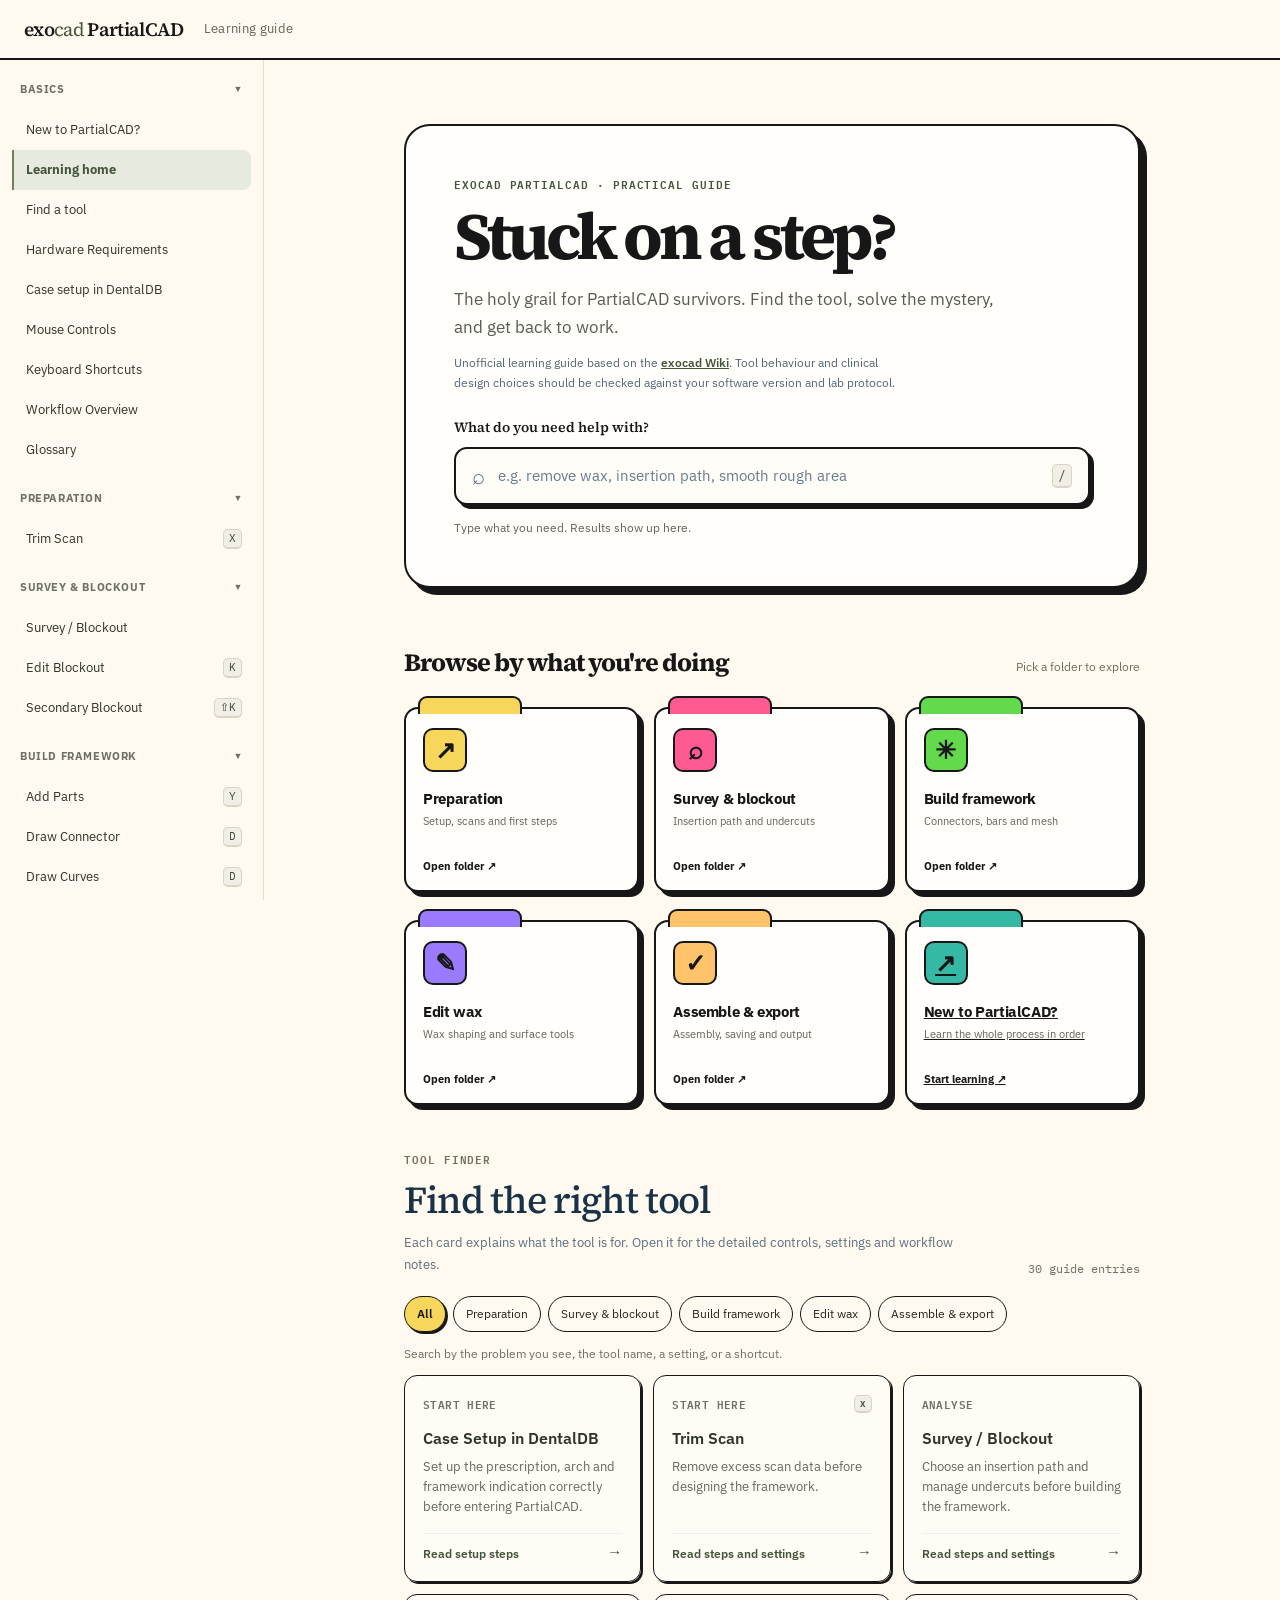
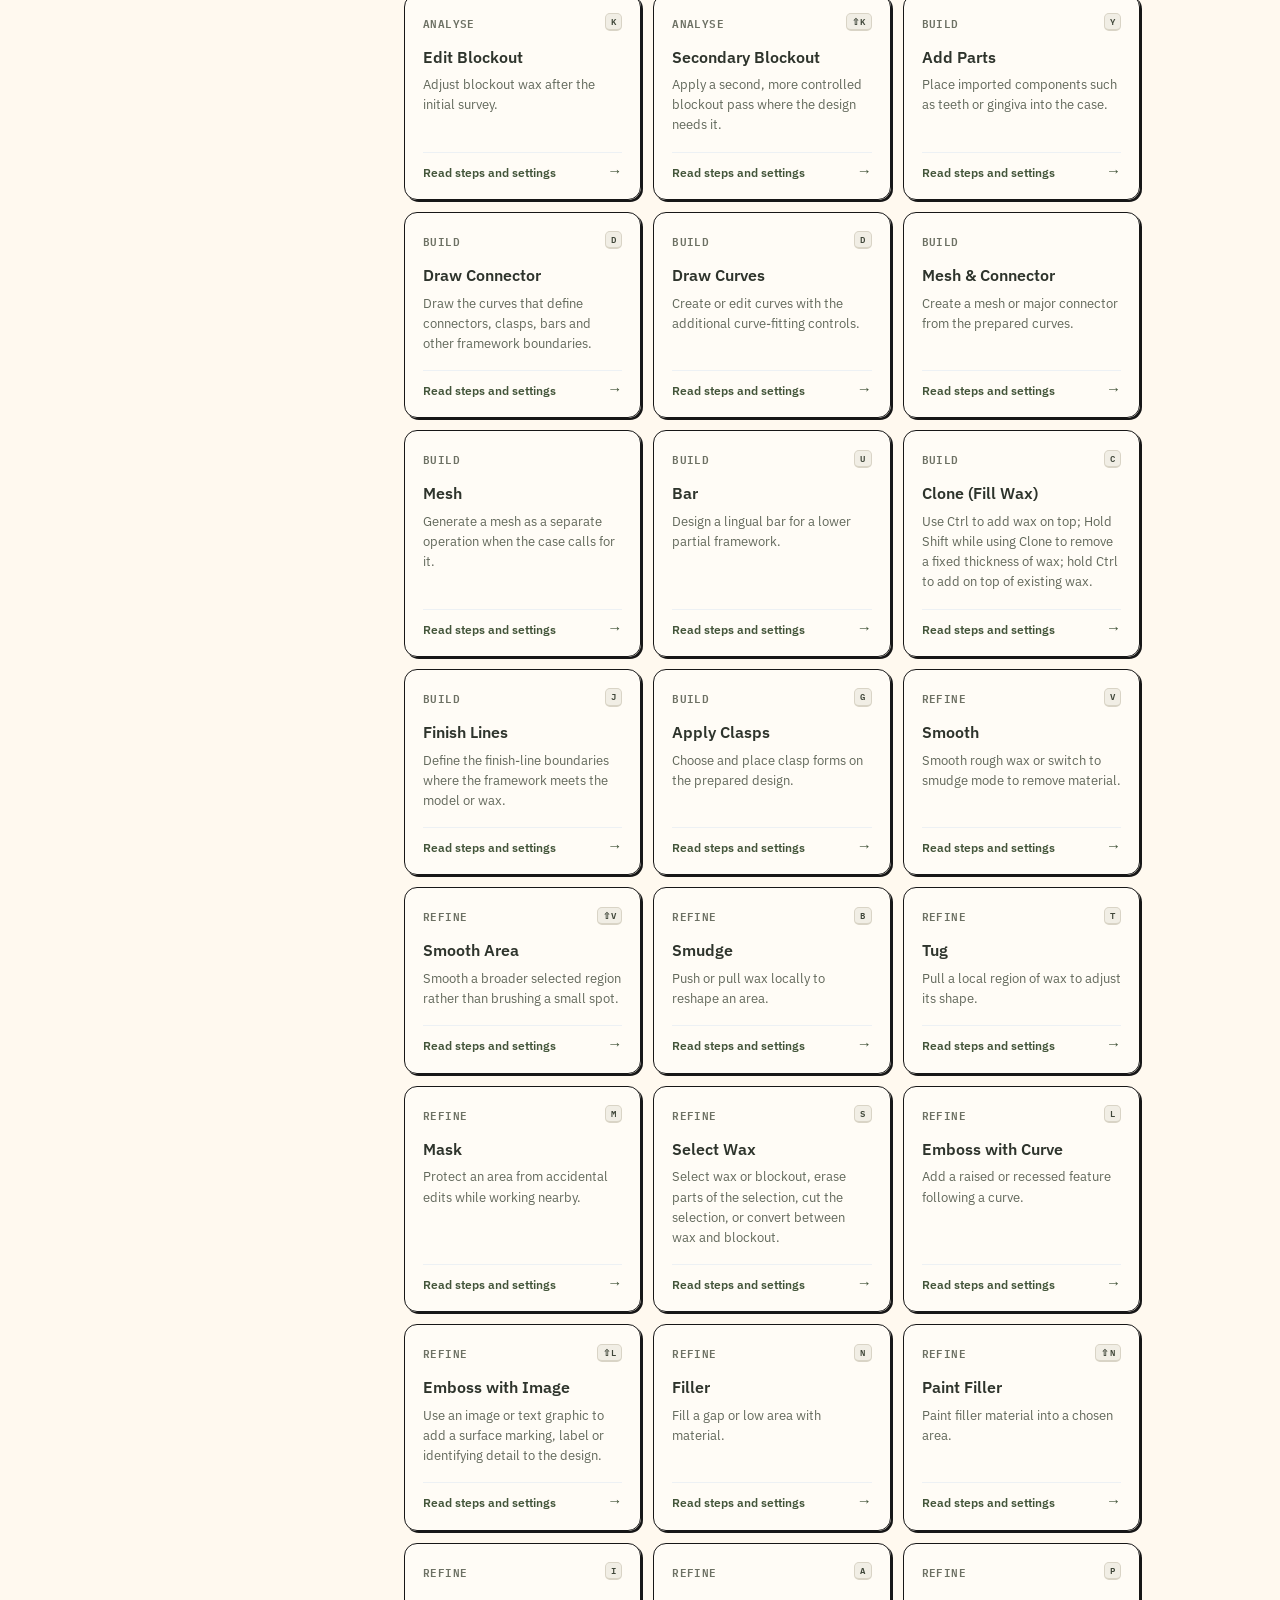
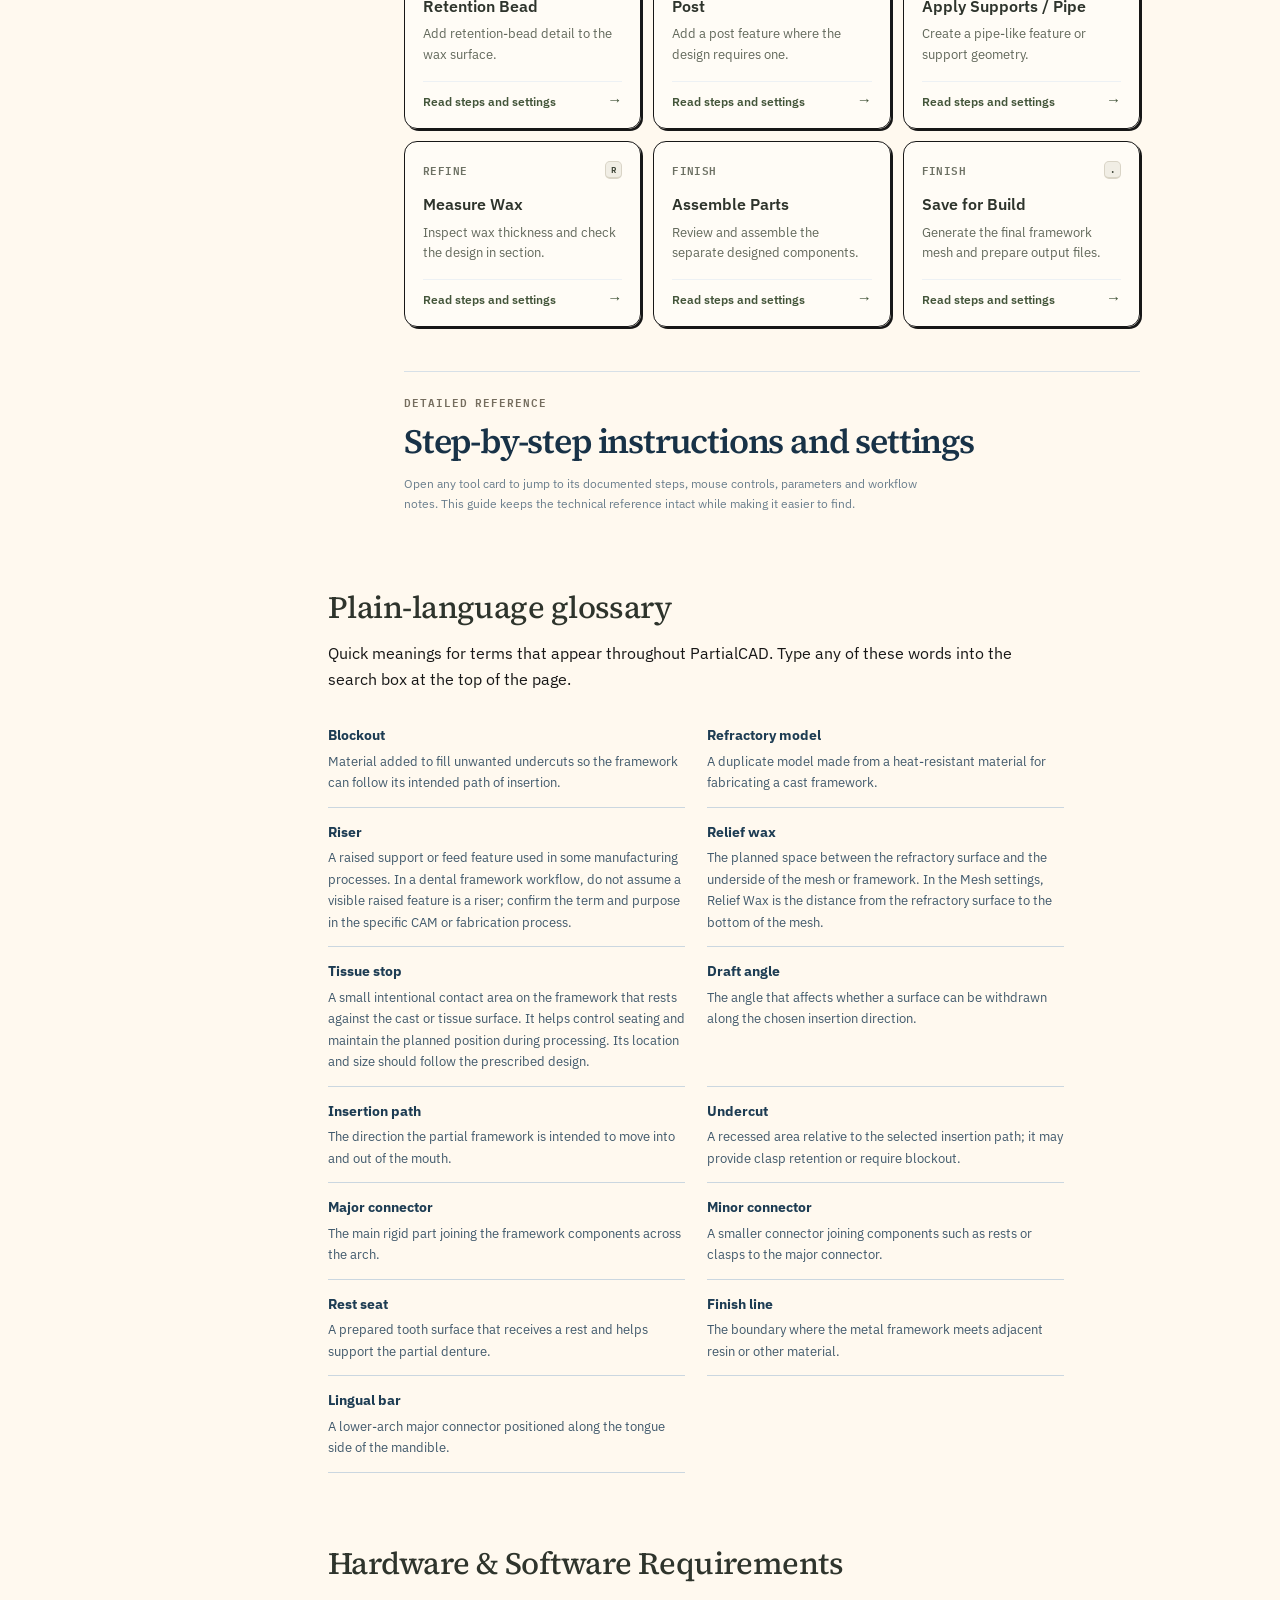
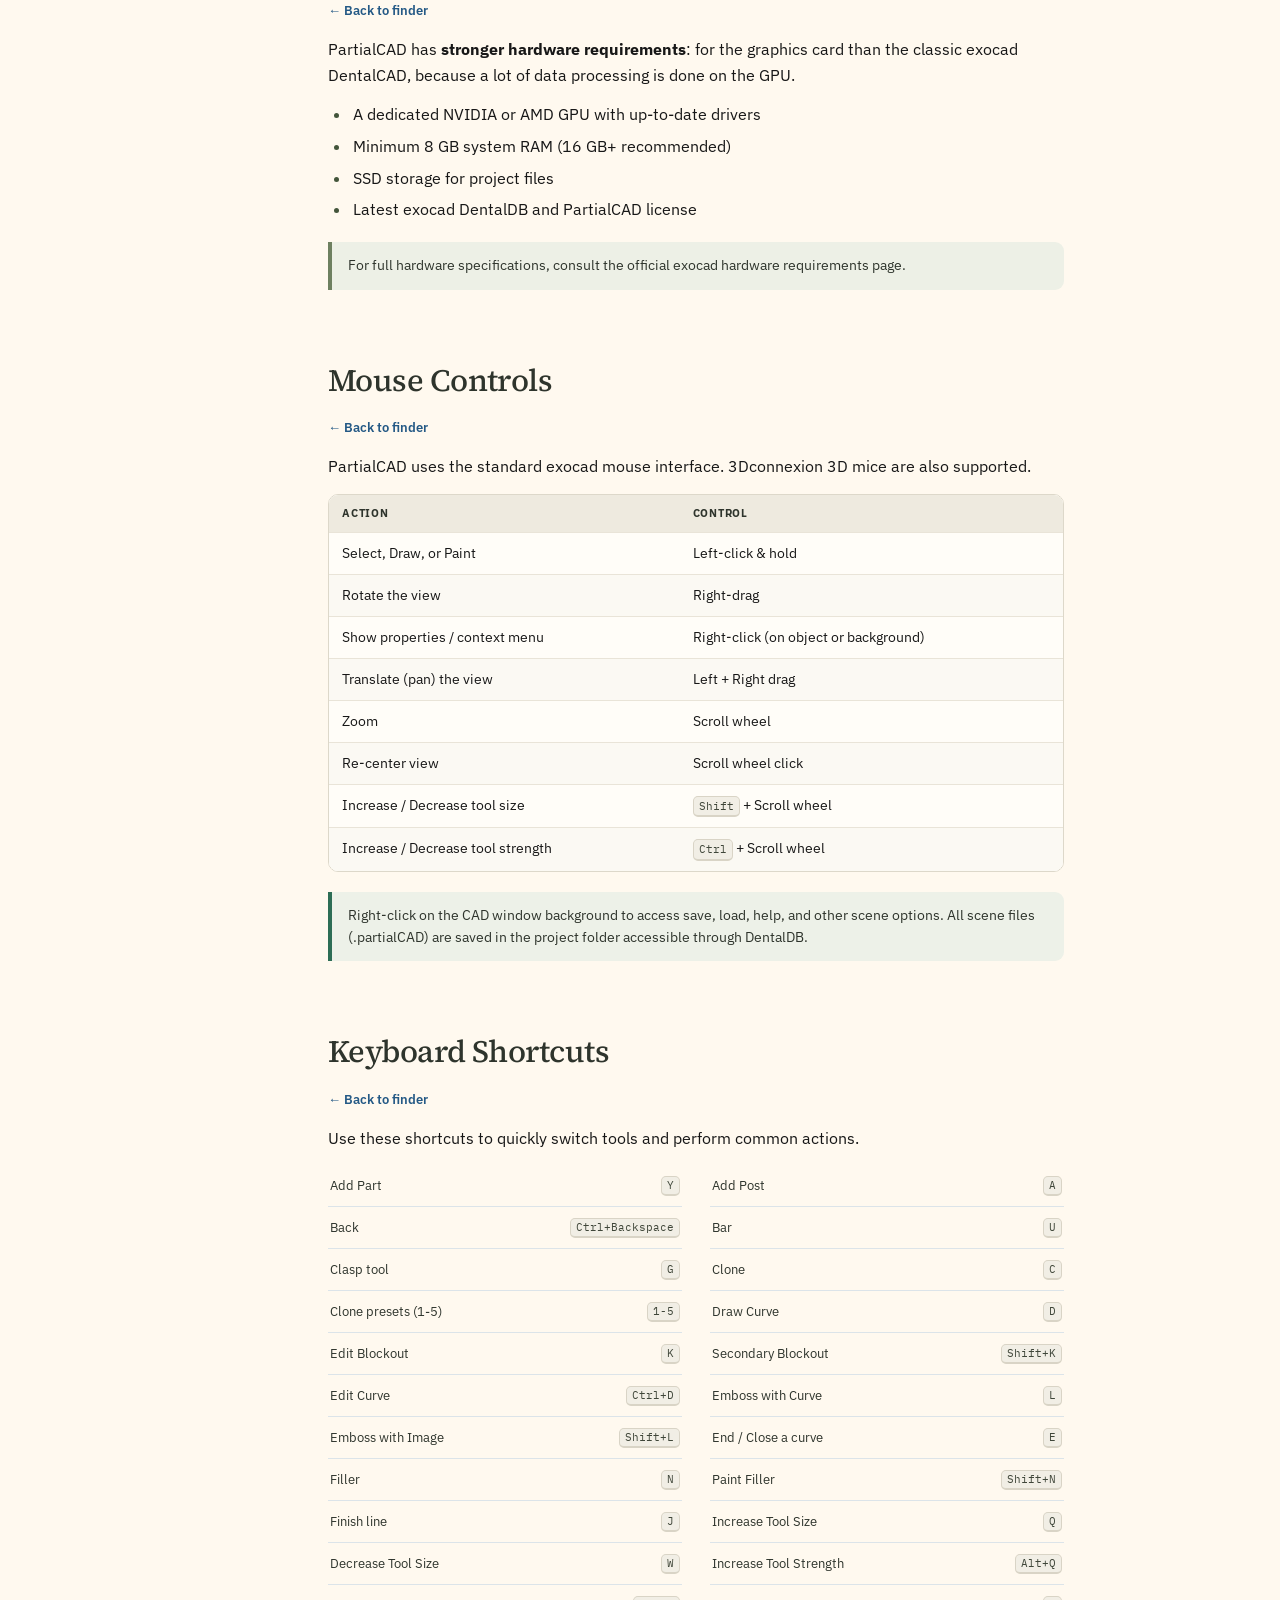
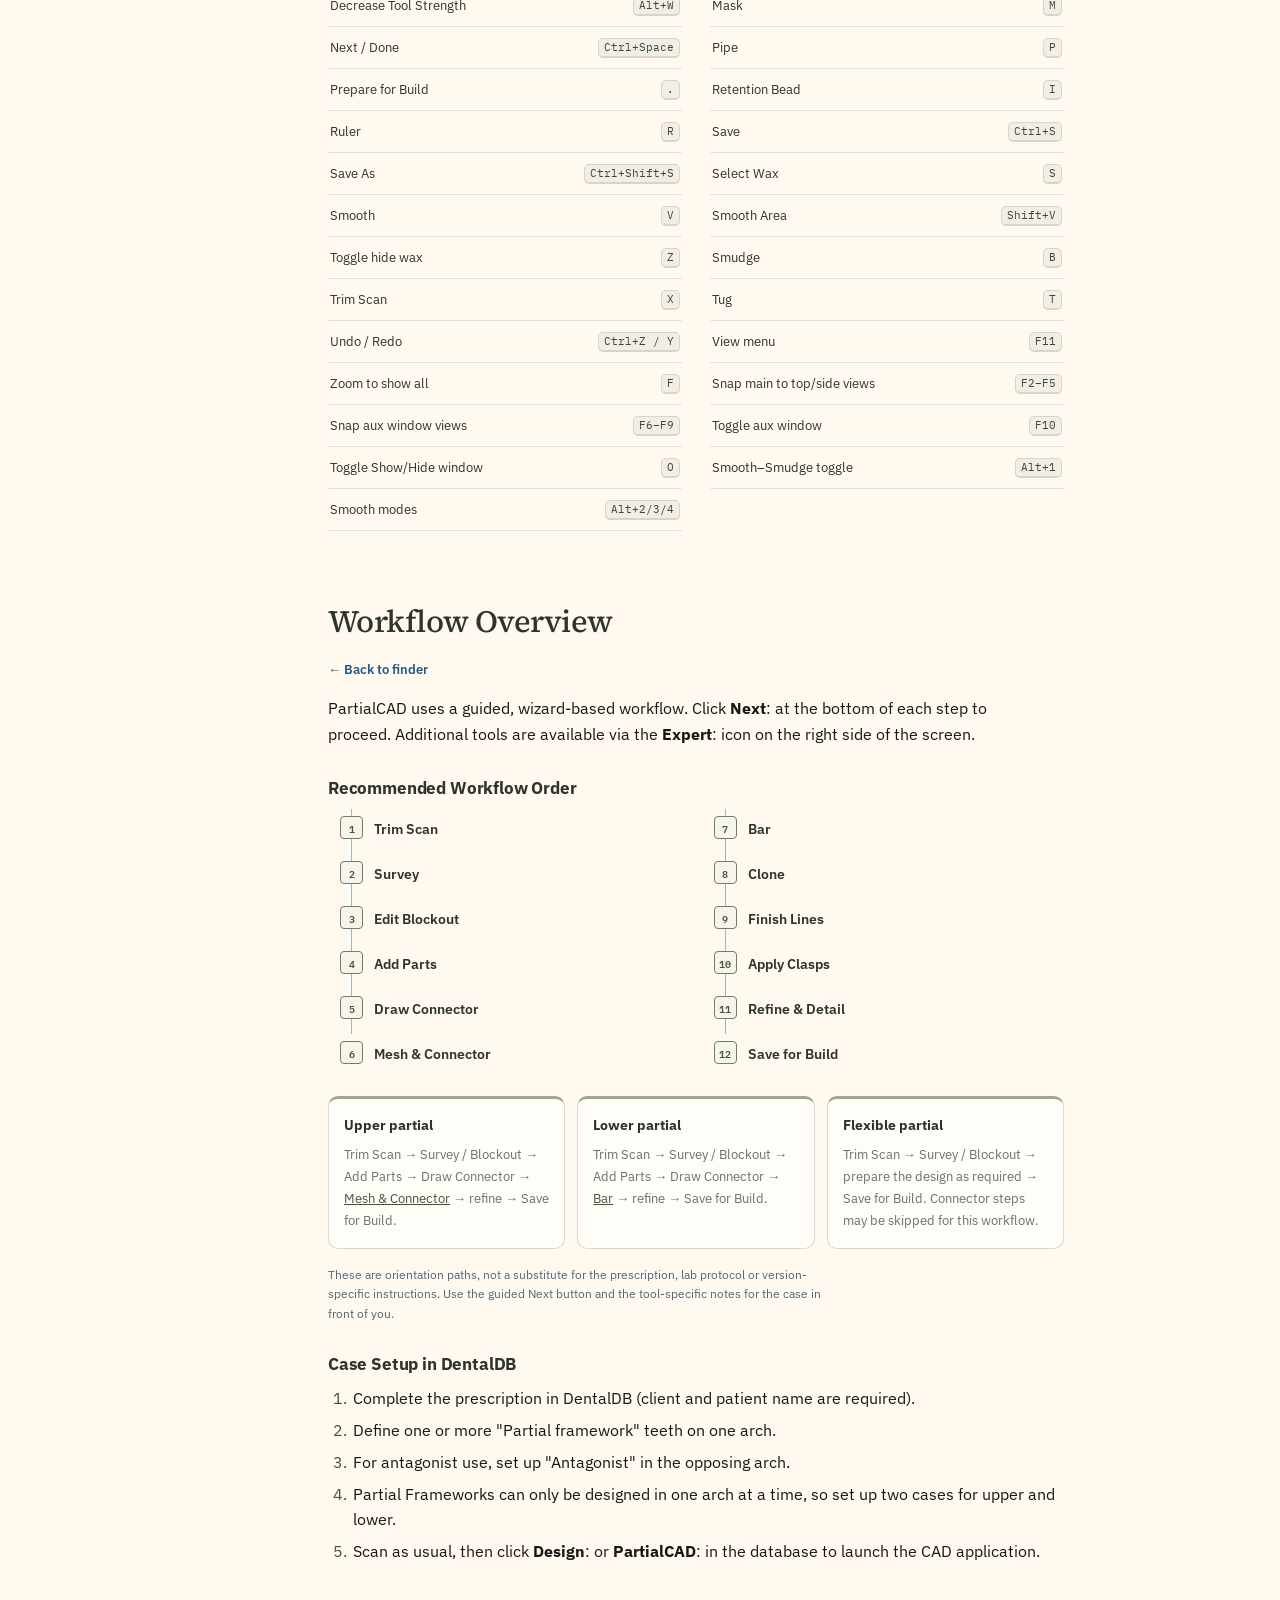
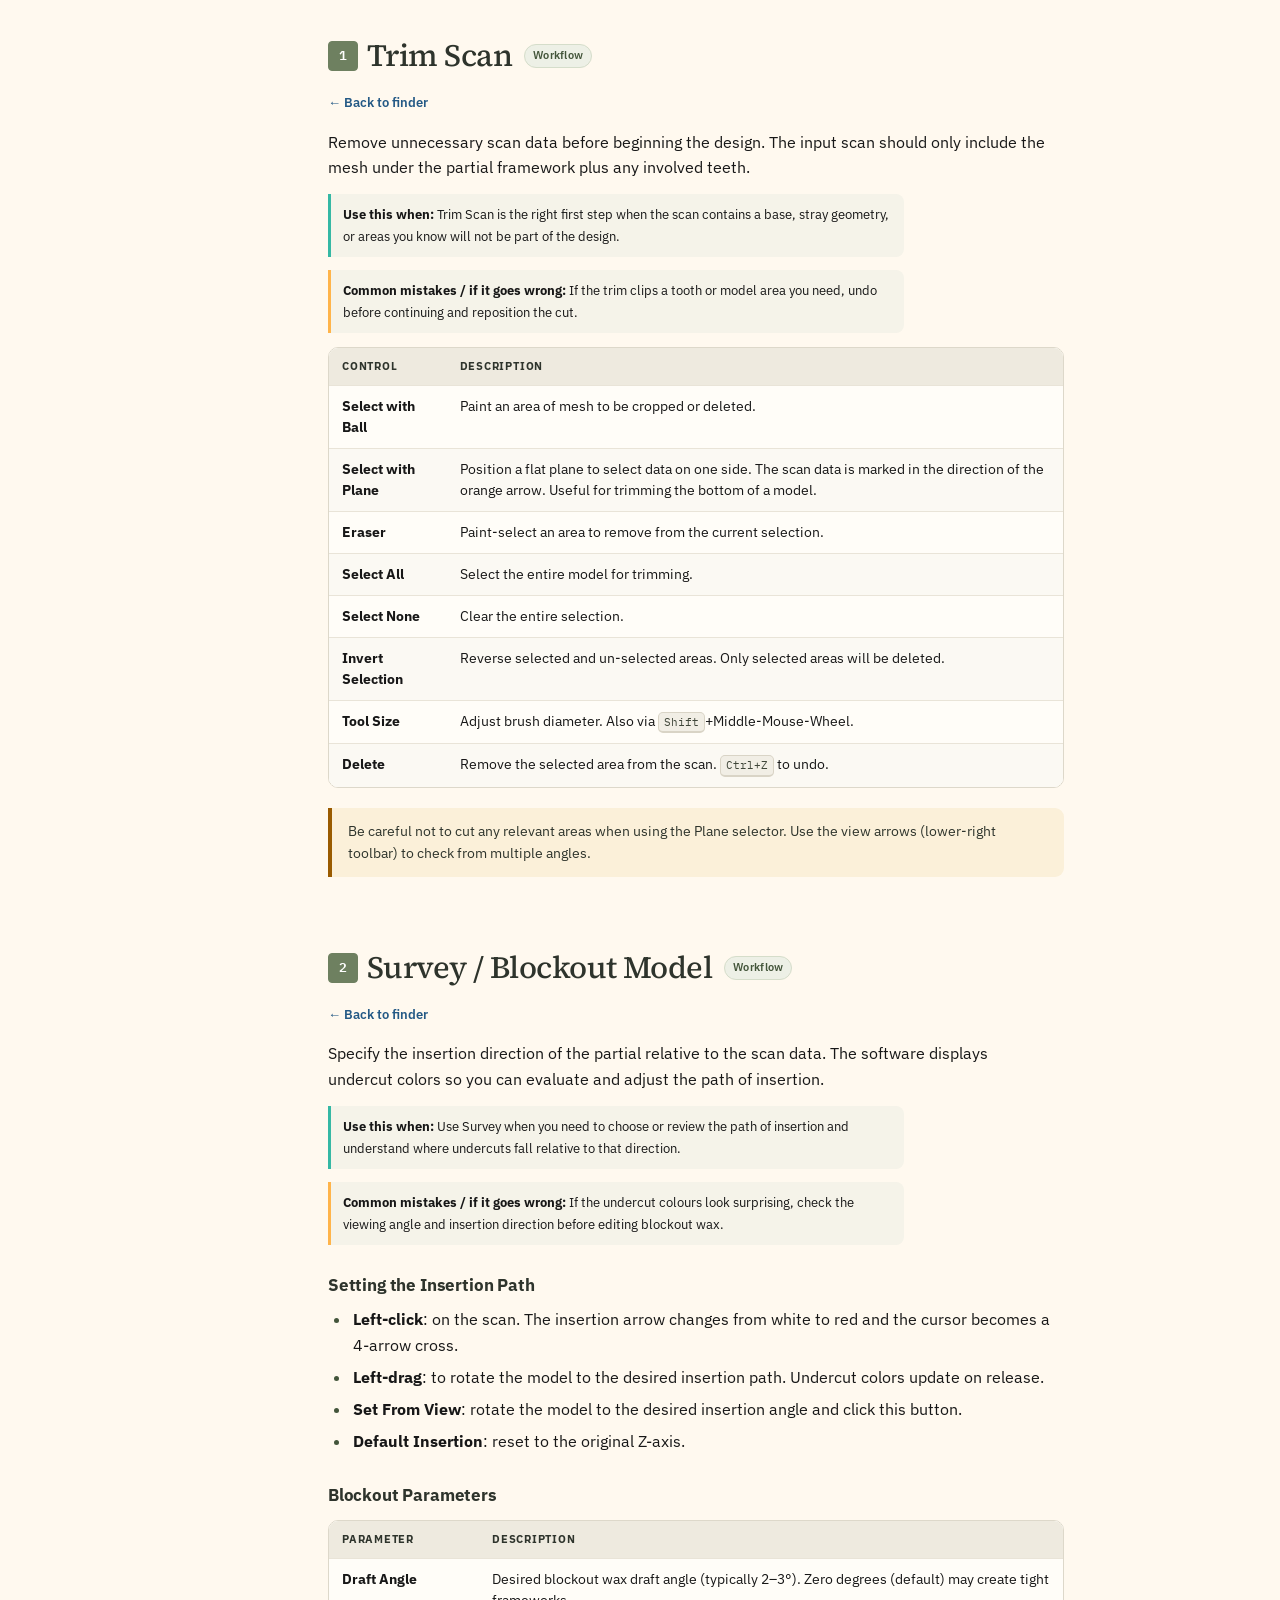
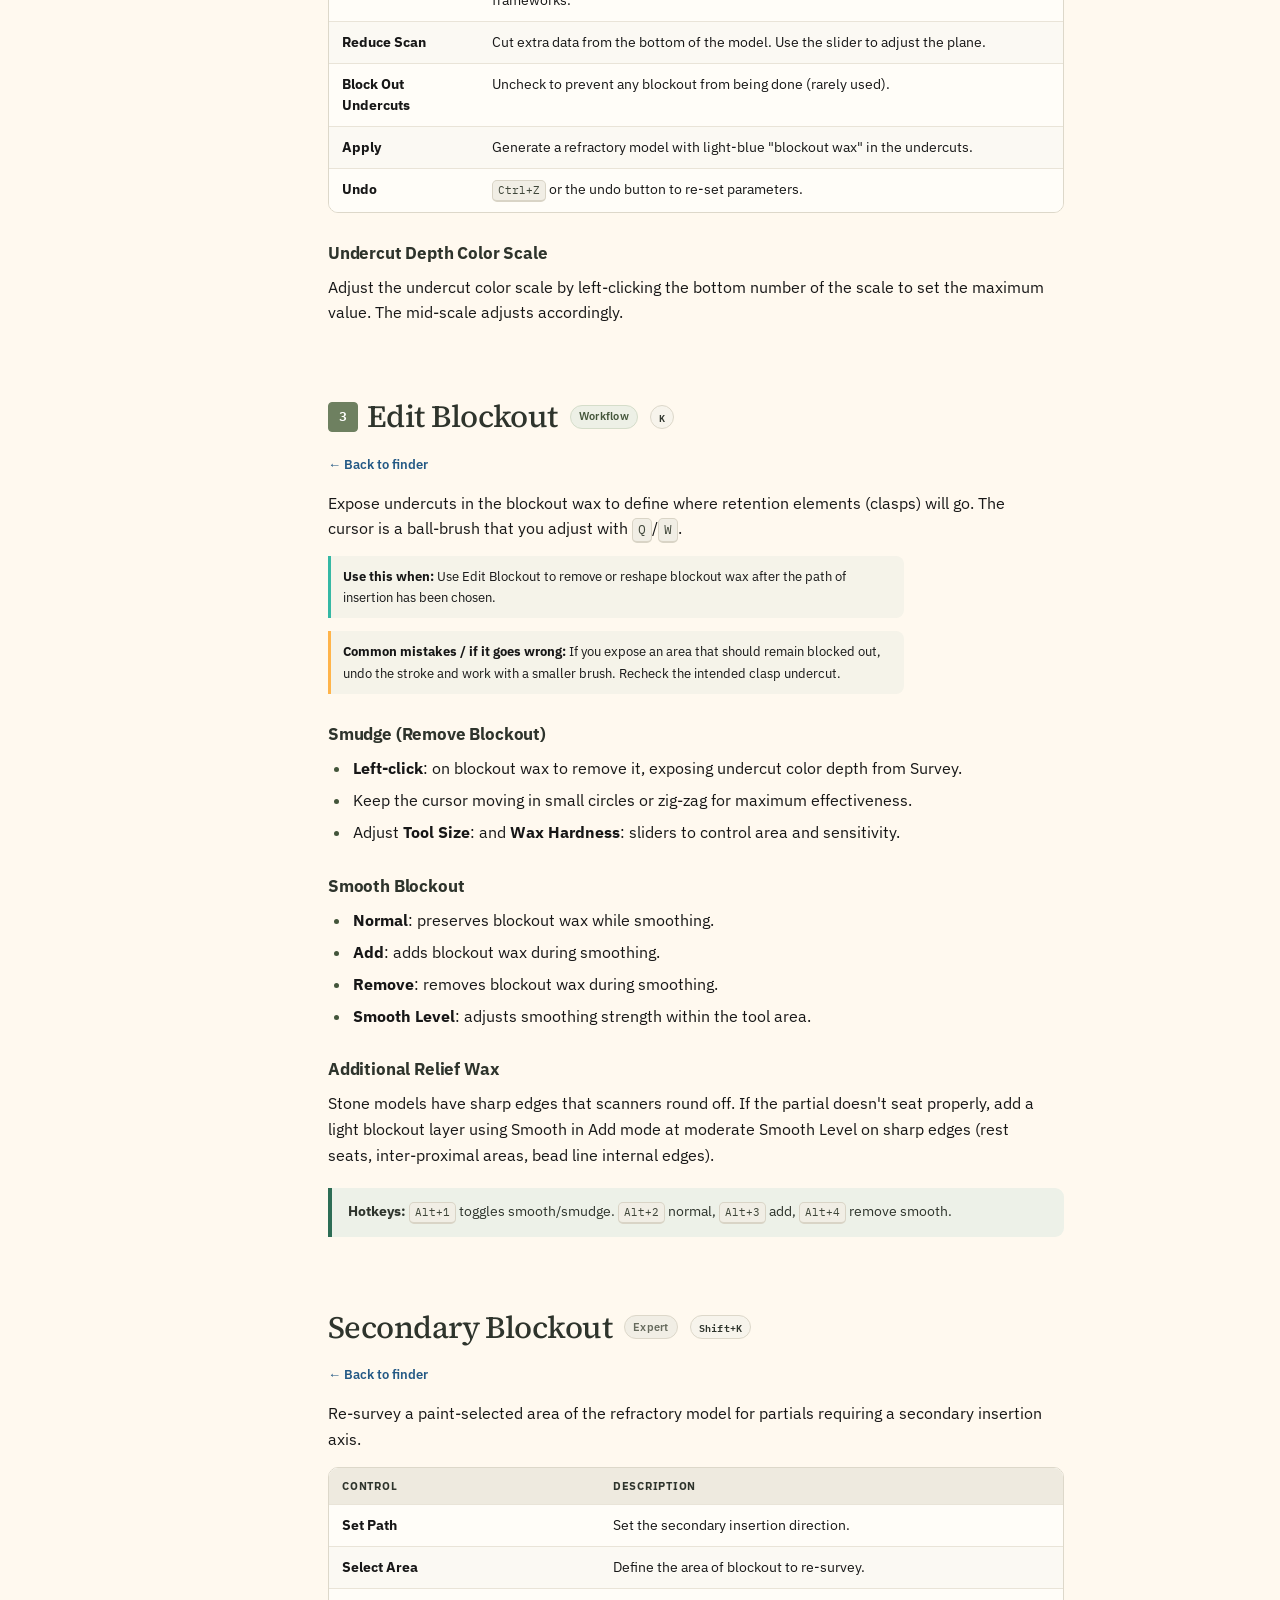
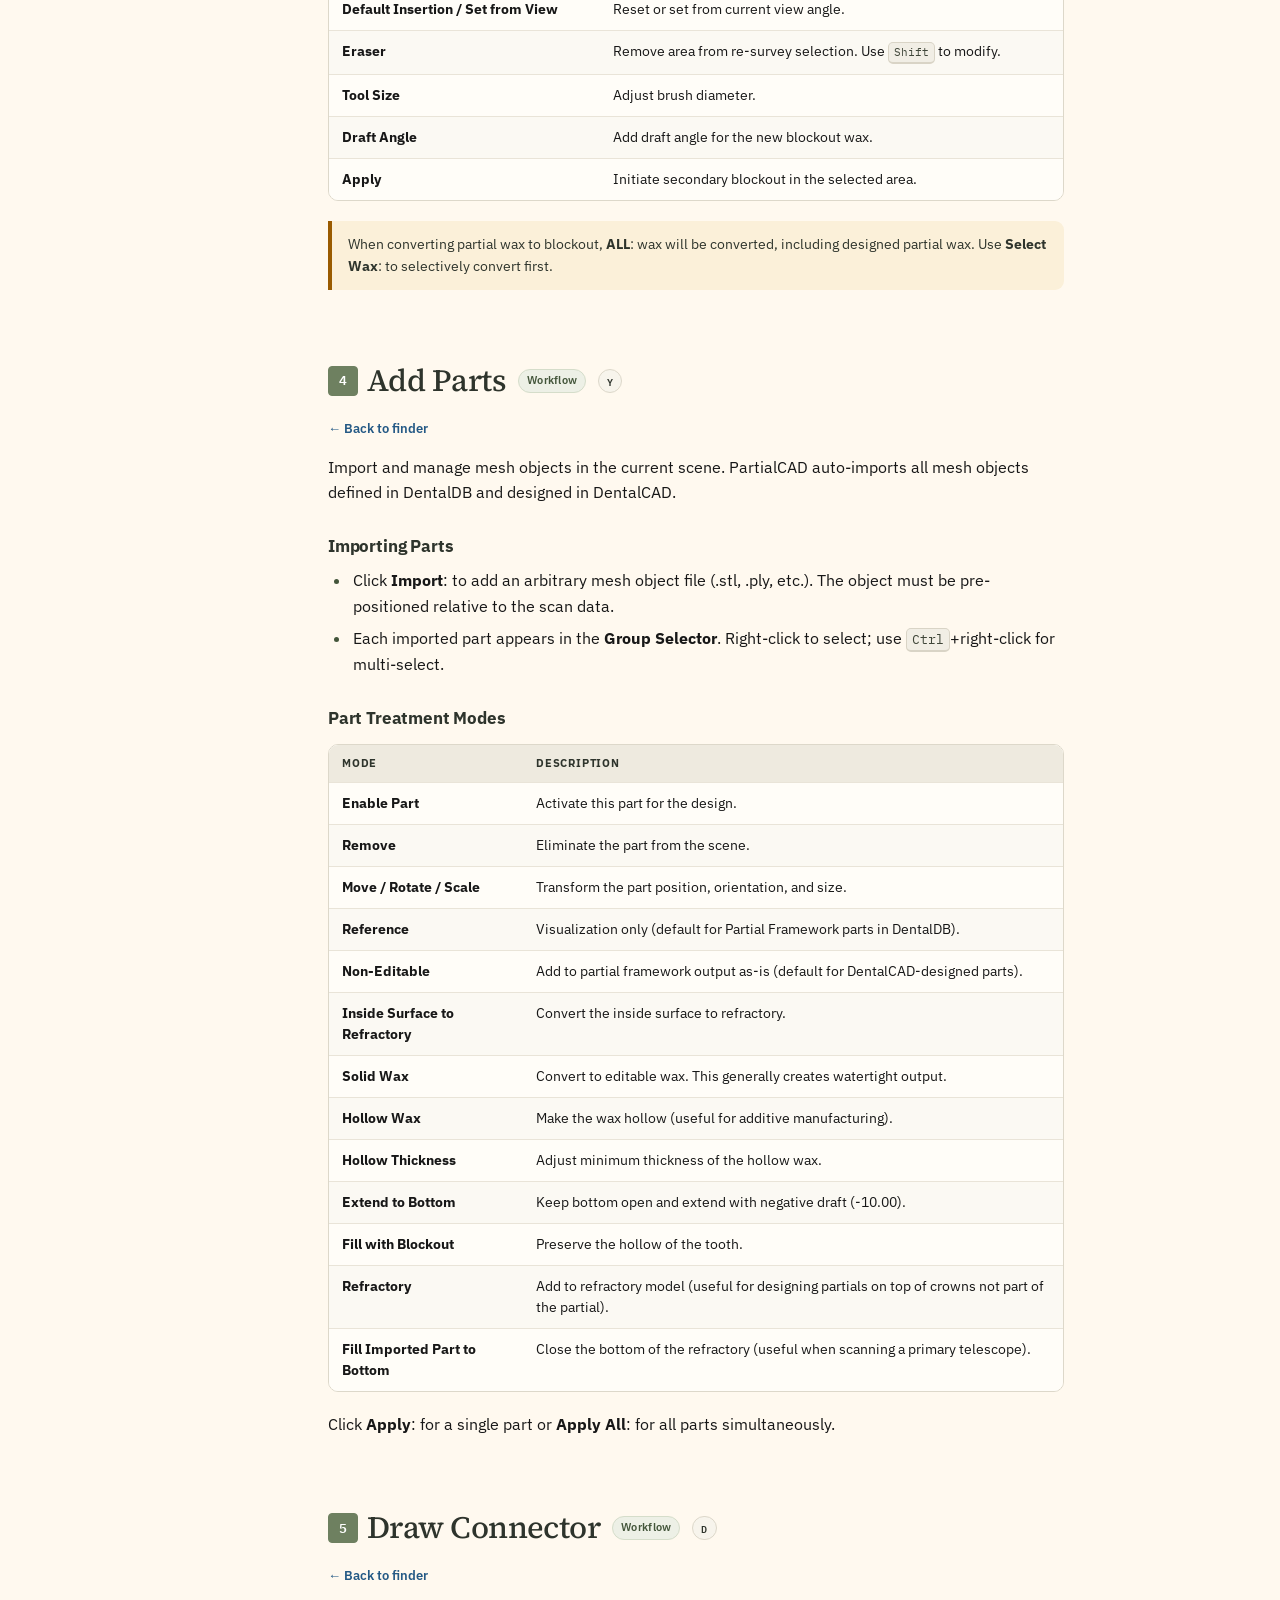
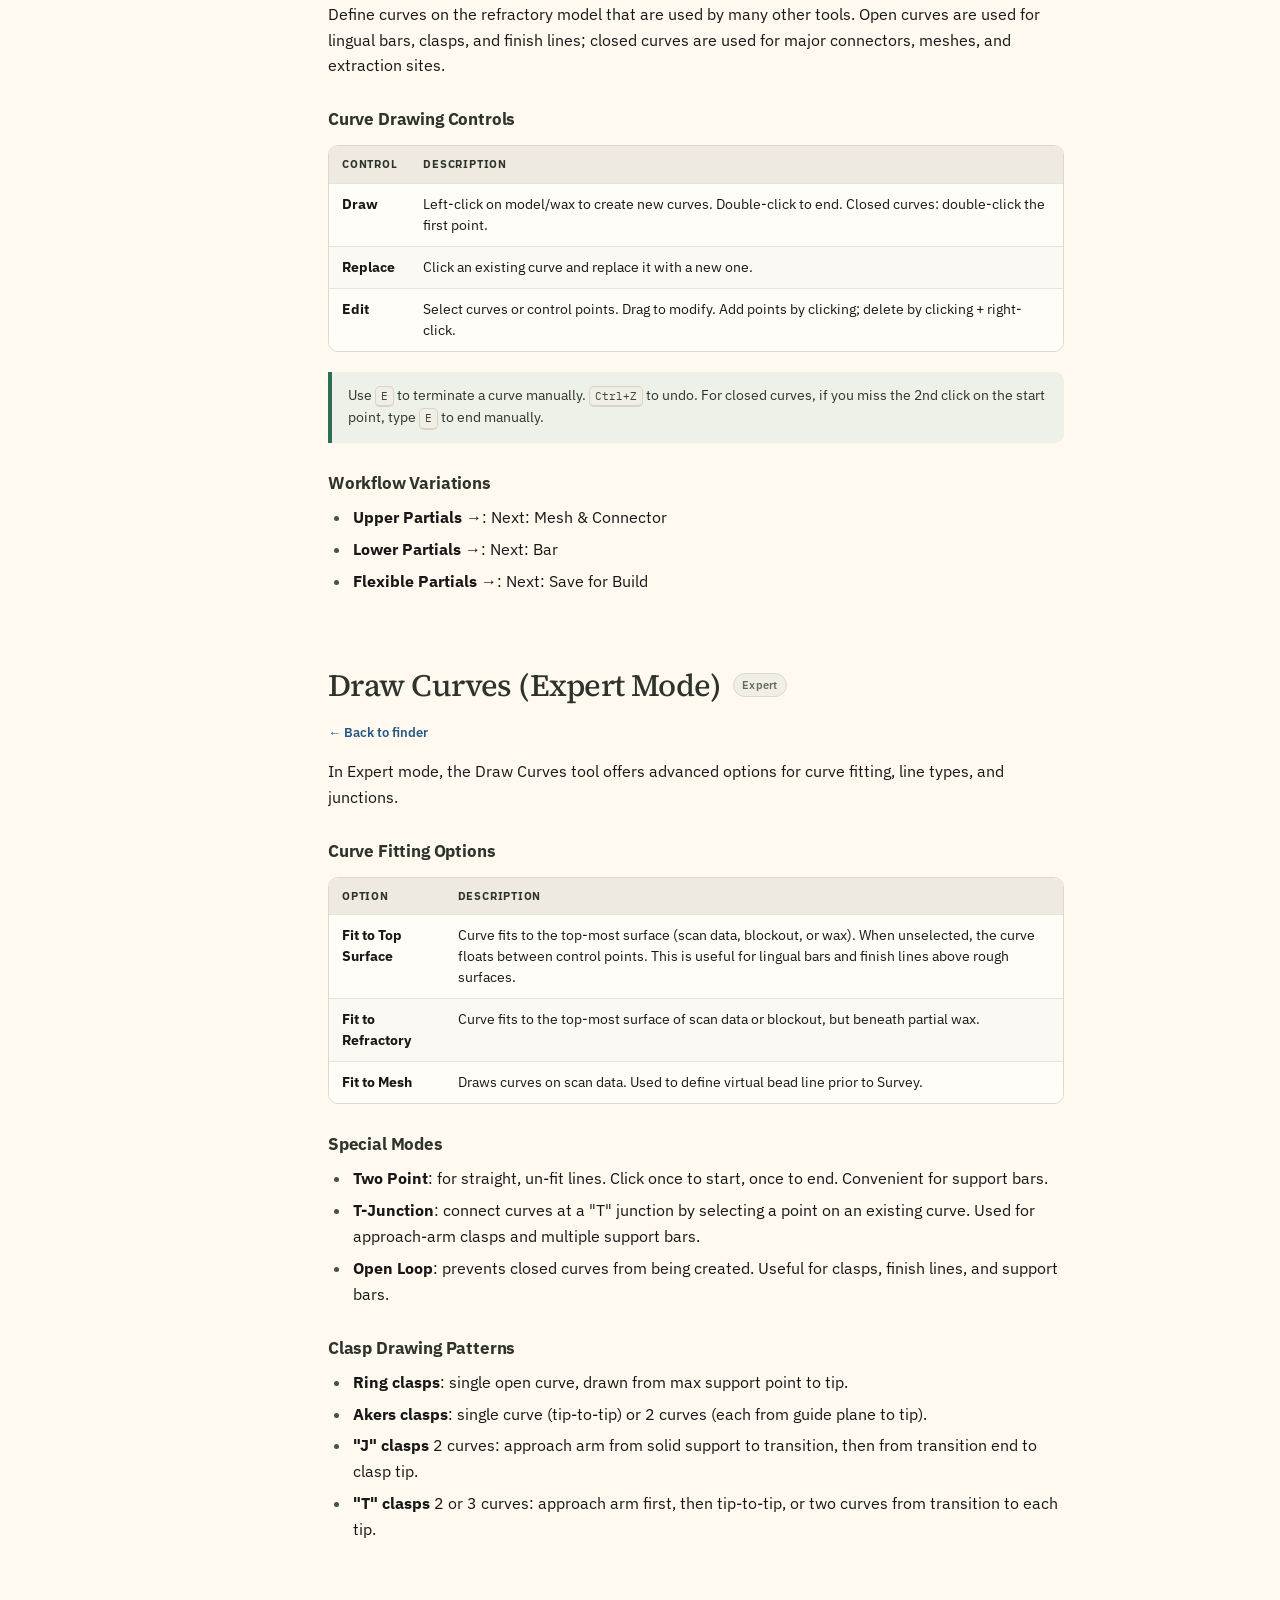
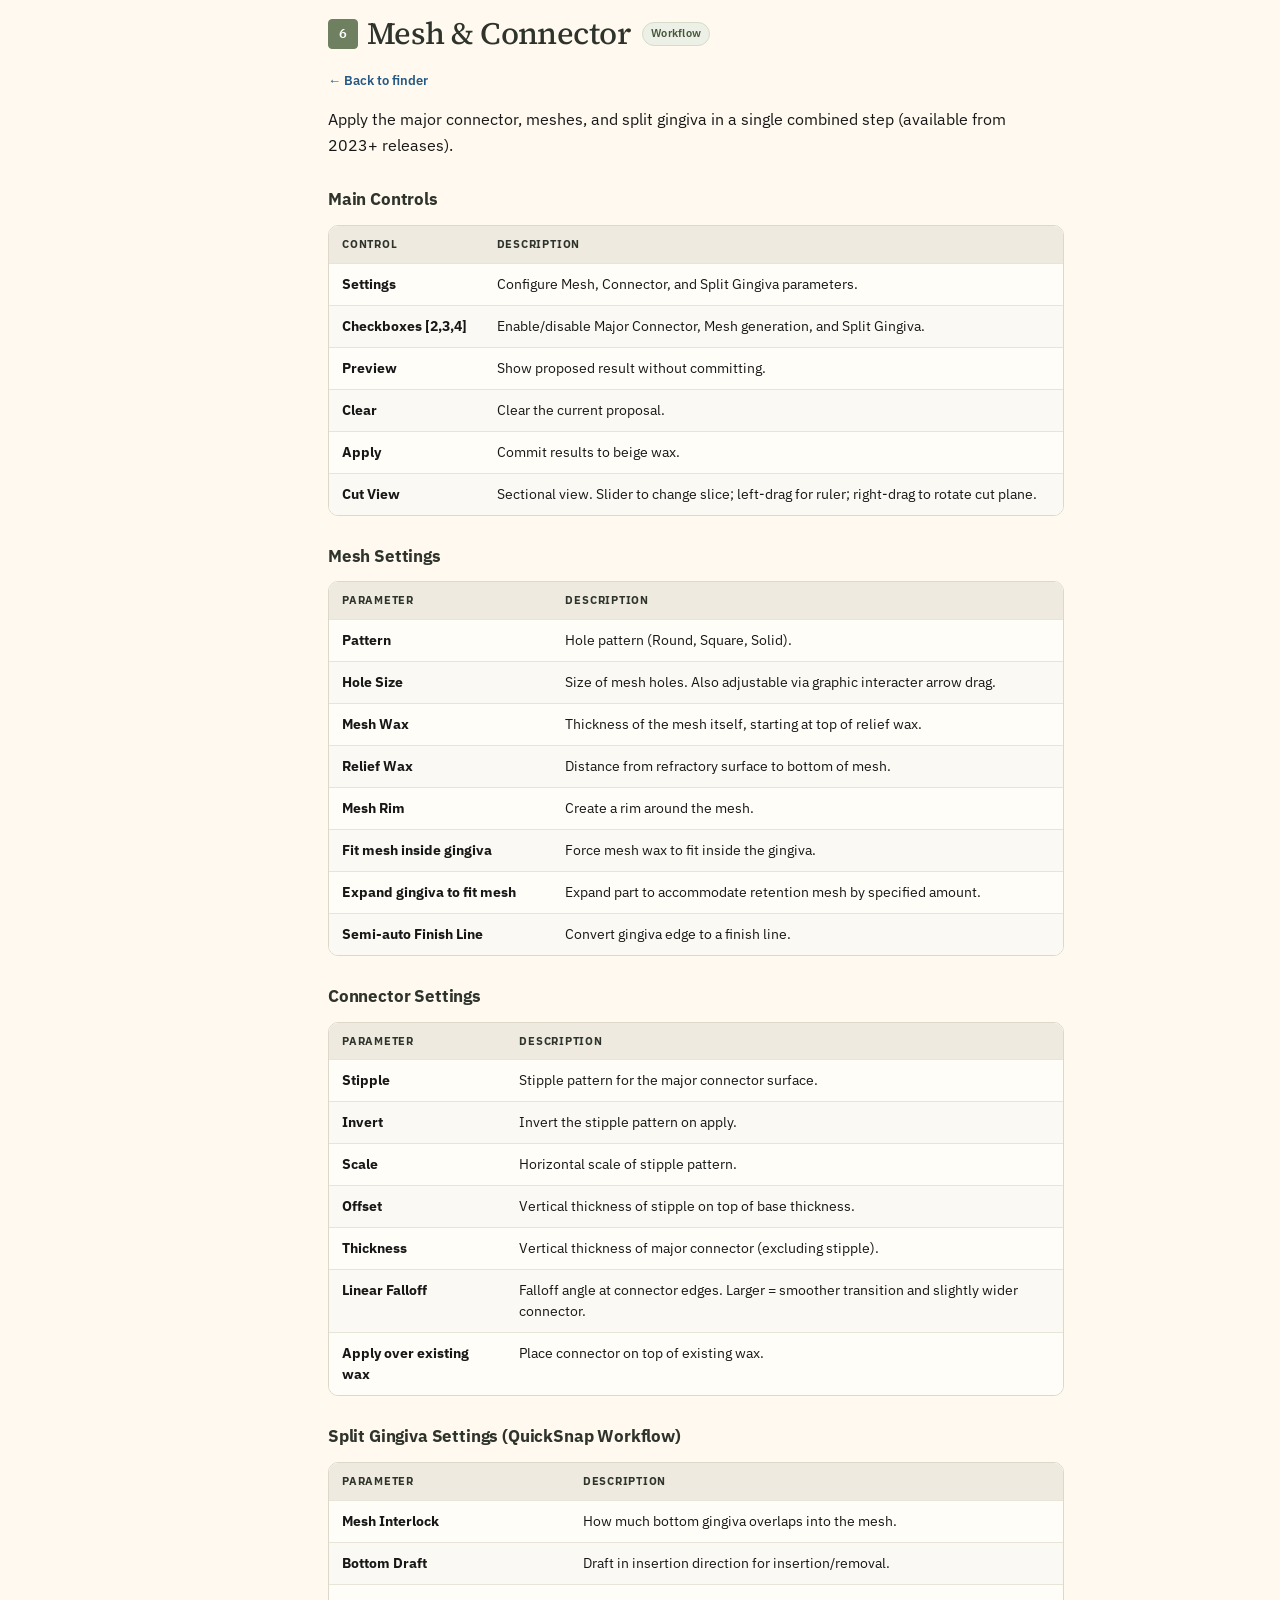
<file: index.html>
<!doctype html>
<html lang="en">
<head>
  <meta charset="utf-8">
  <meta name="viewport" content="width=device-width, initial-scale=1">
  <meta http-equiv="refresh" content="0; url=/partial-cad/">
  <link rel="canonical" href="/partial-cad/">
  <title>PartialCAD Practical Guide</title>
  <script>window.location.replace('/partial-cad/' + window.location.search + window.location.hash);</script>
</head>
<body>
  <main>
    <h1>PartialCAD Practical Guide</h1>
    <p>Opening the guide… If you are not redirected, <a href="/partial-cad/">open the PartialCAD guide</a>.</p>
  </main>
</body>
</html>
</file>
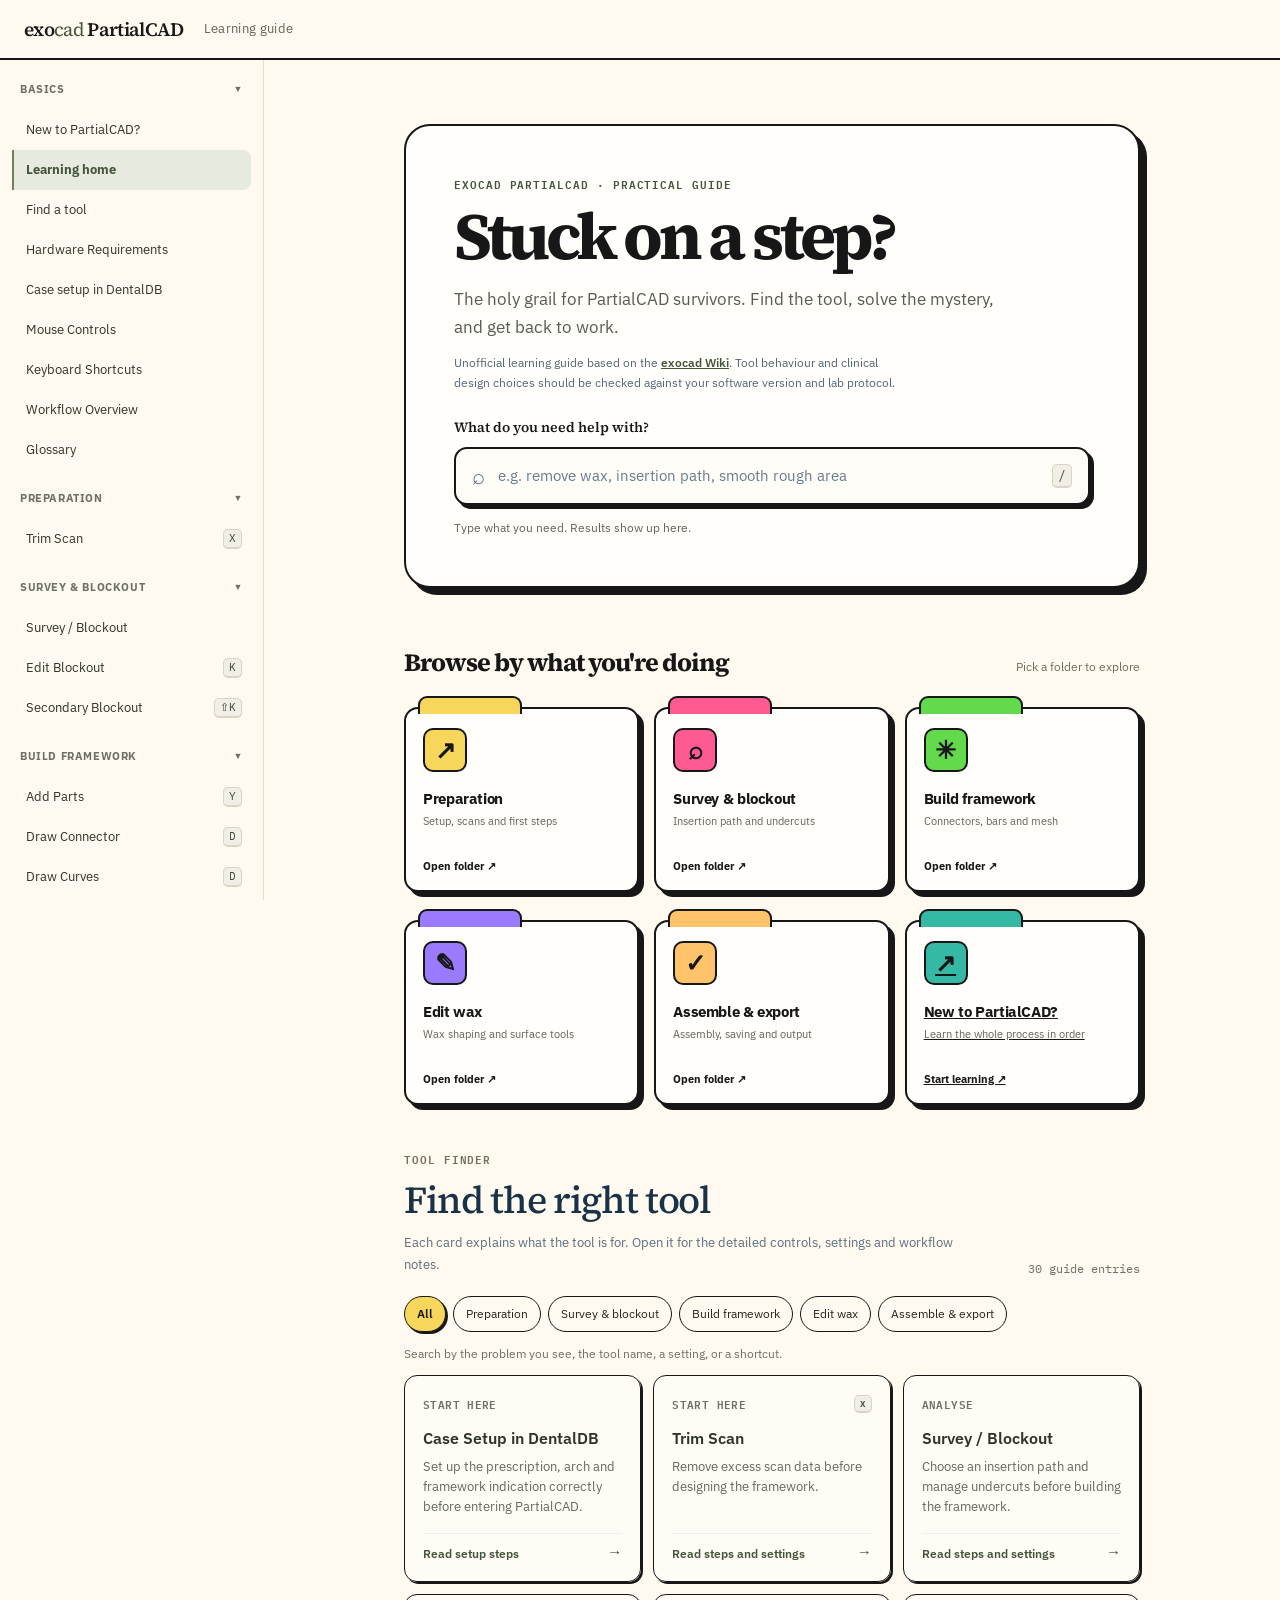
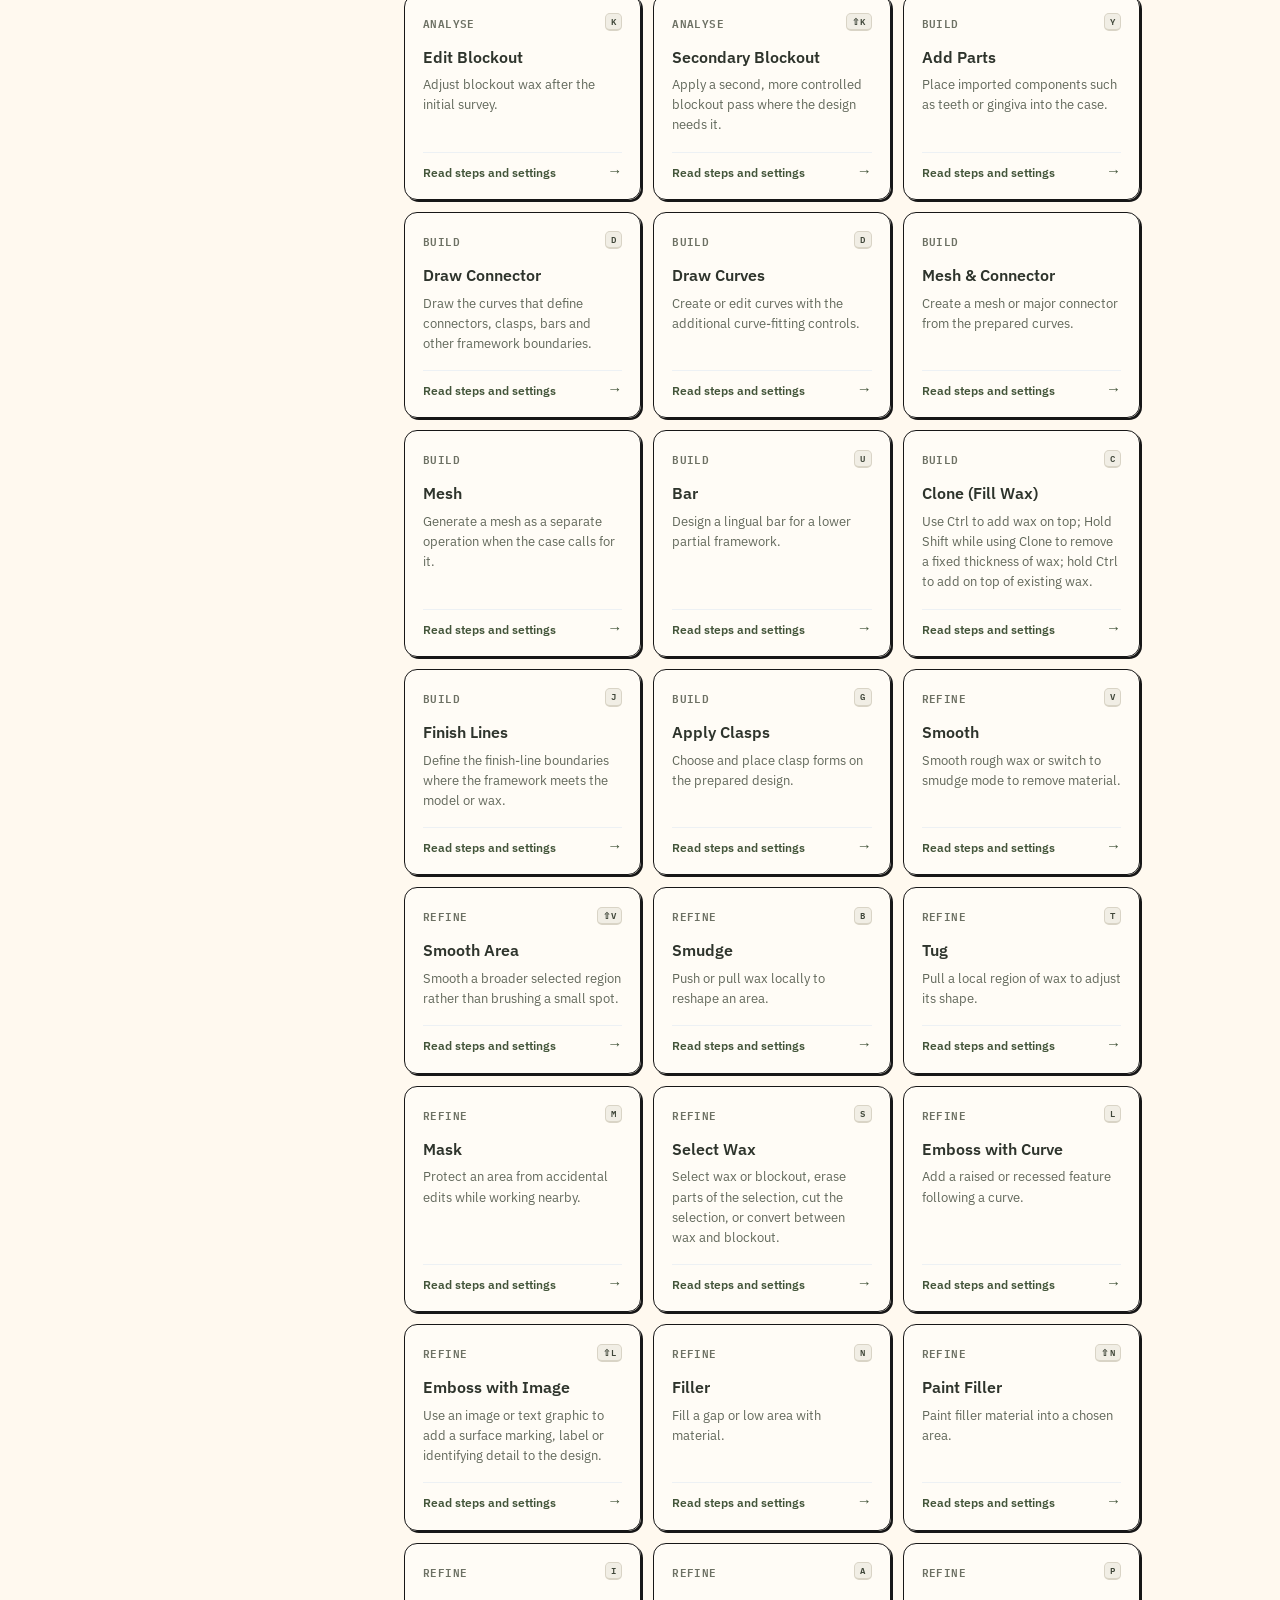
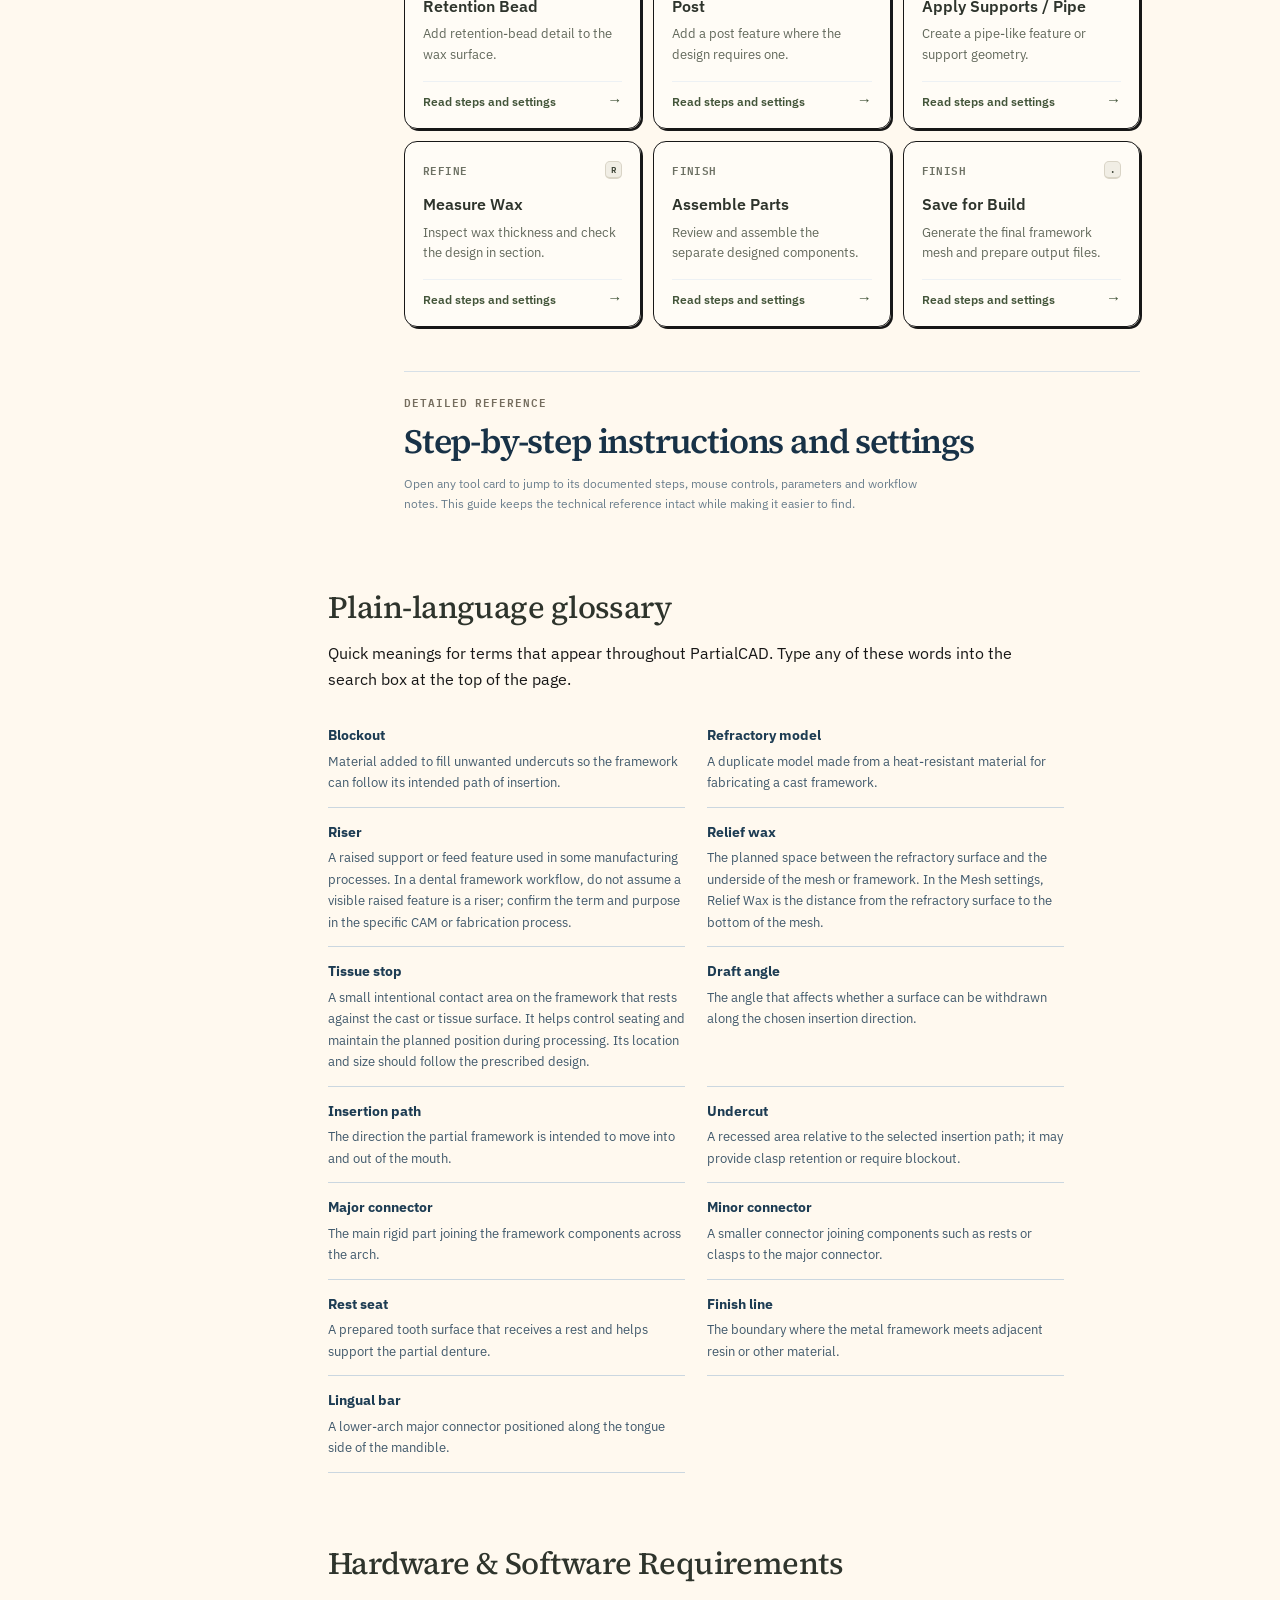
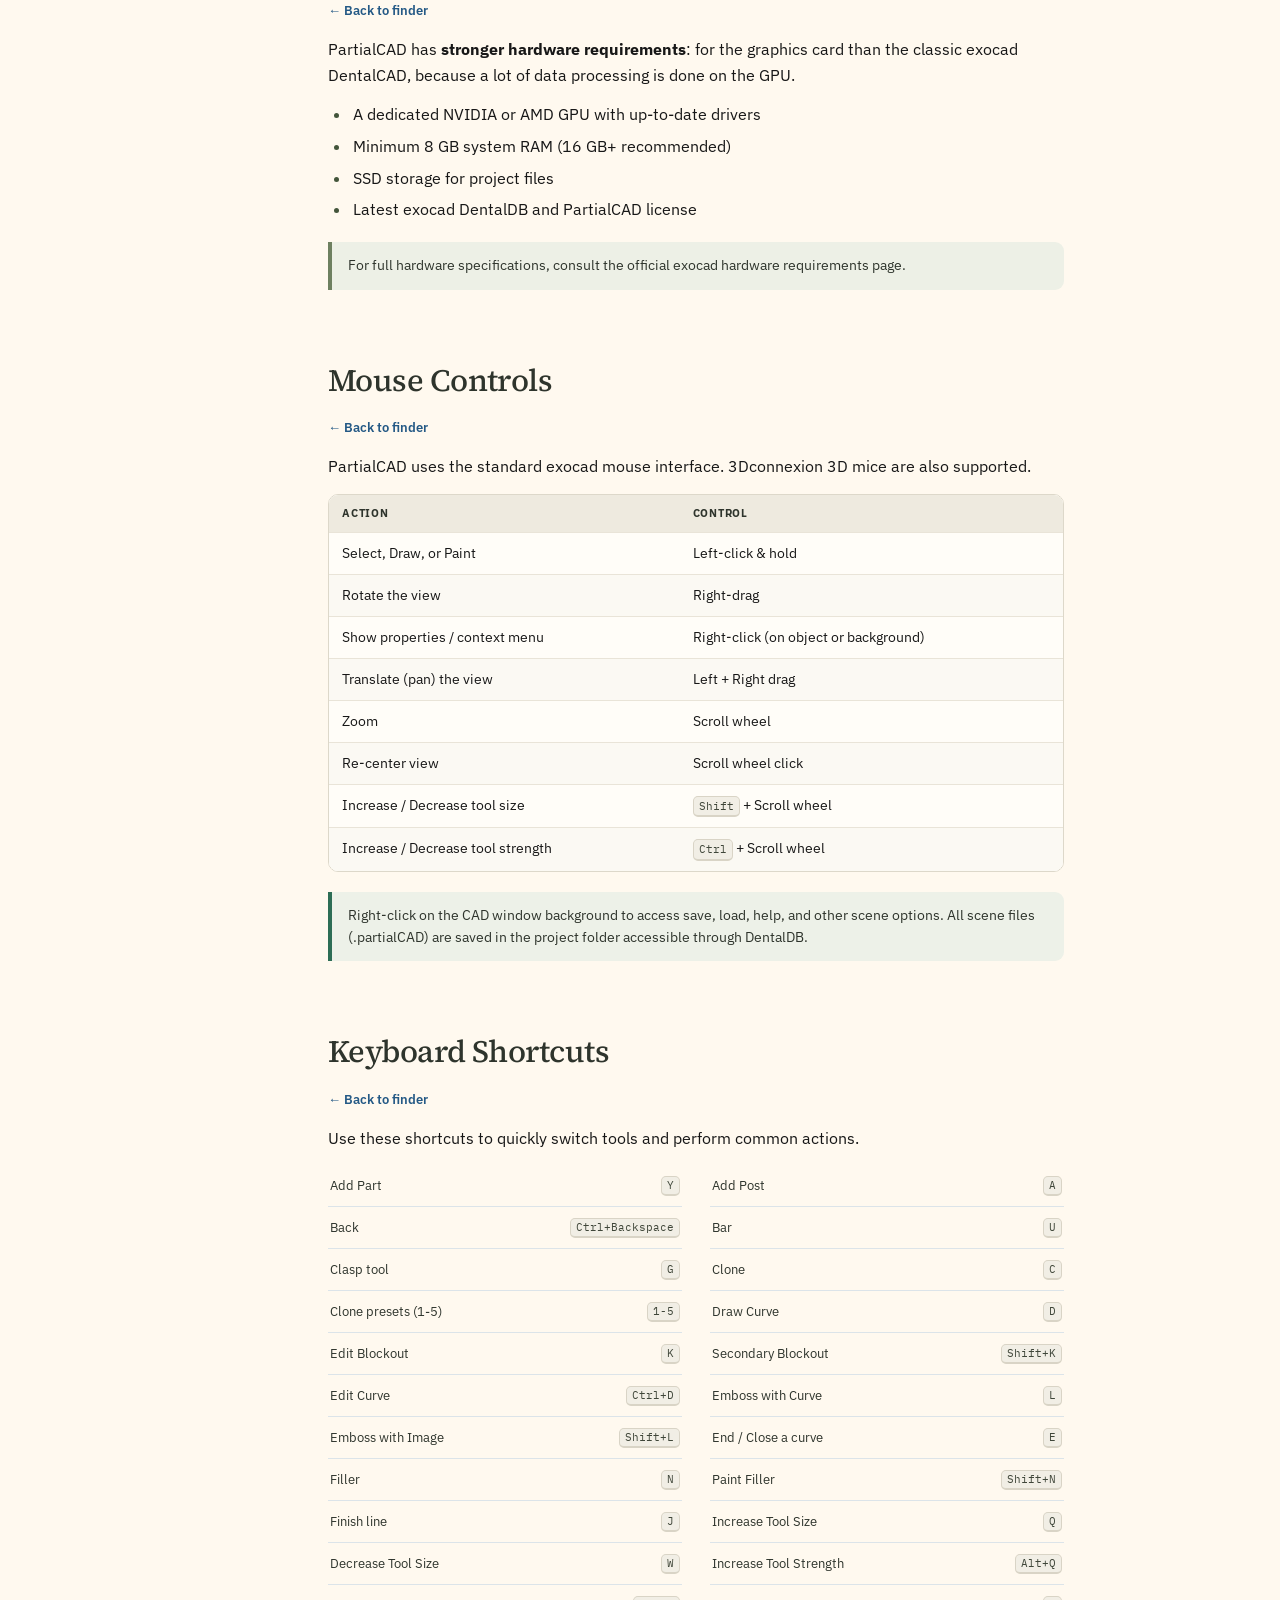
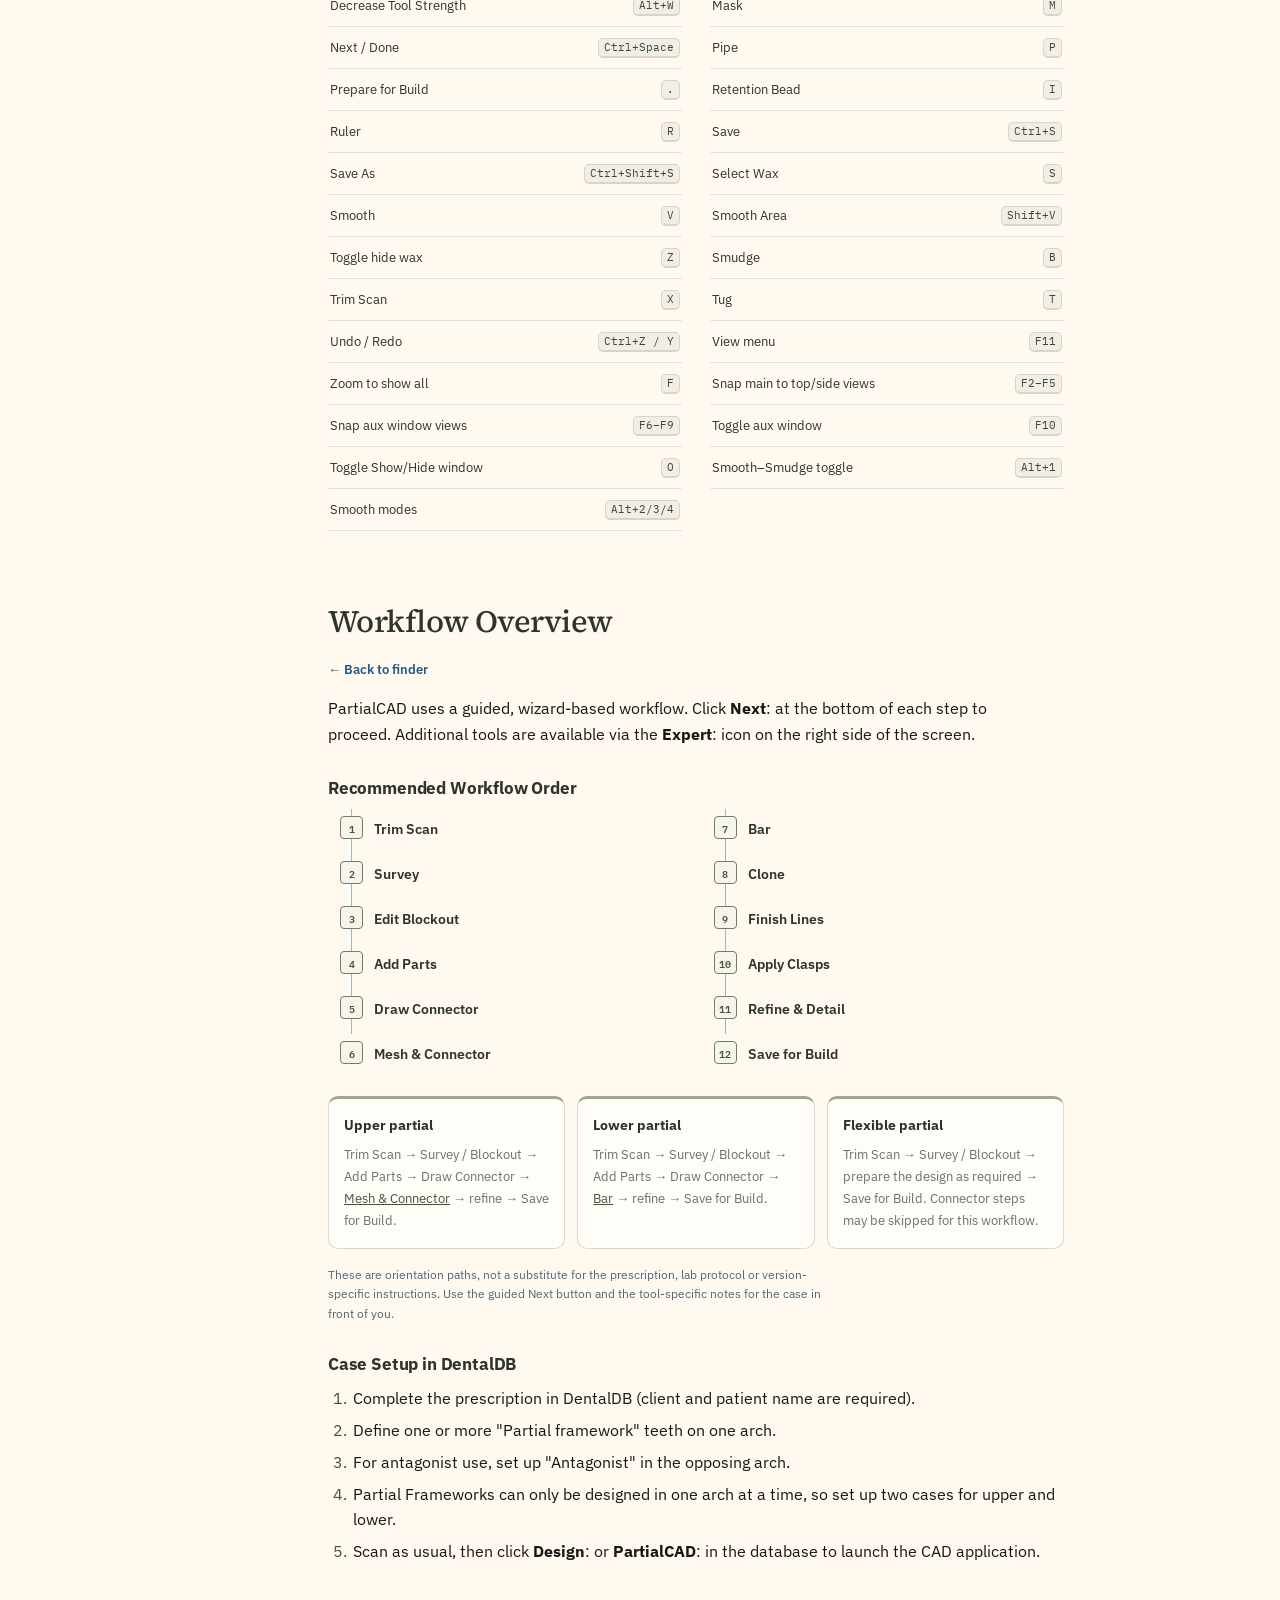
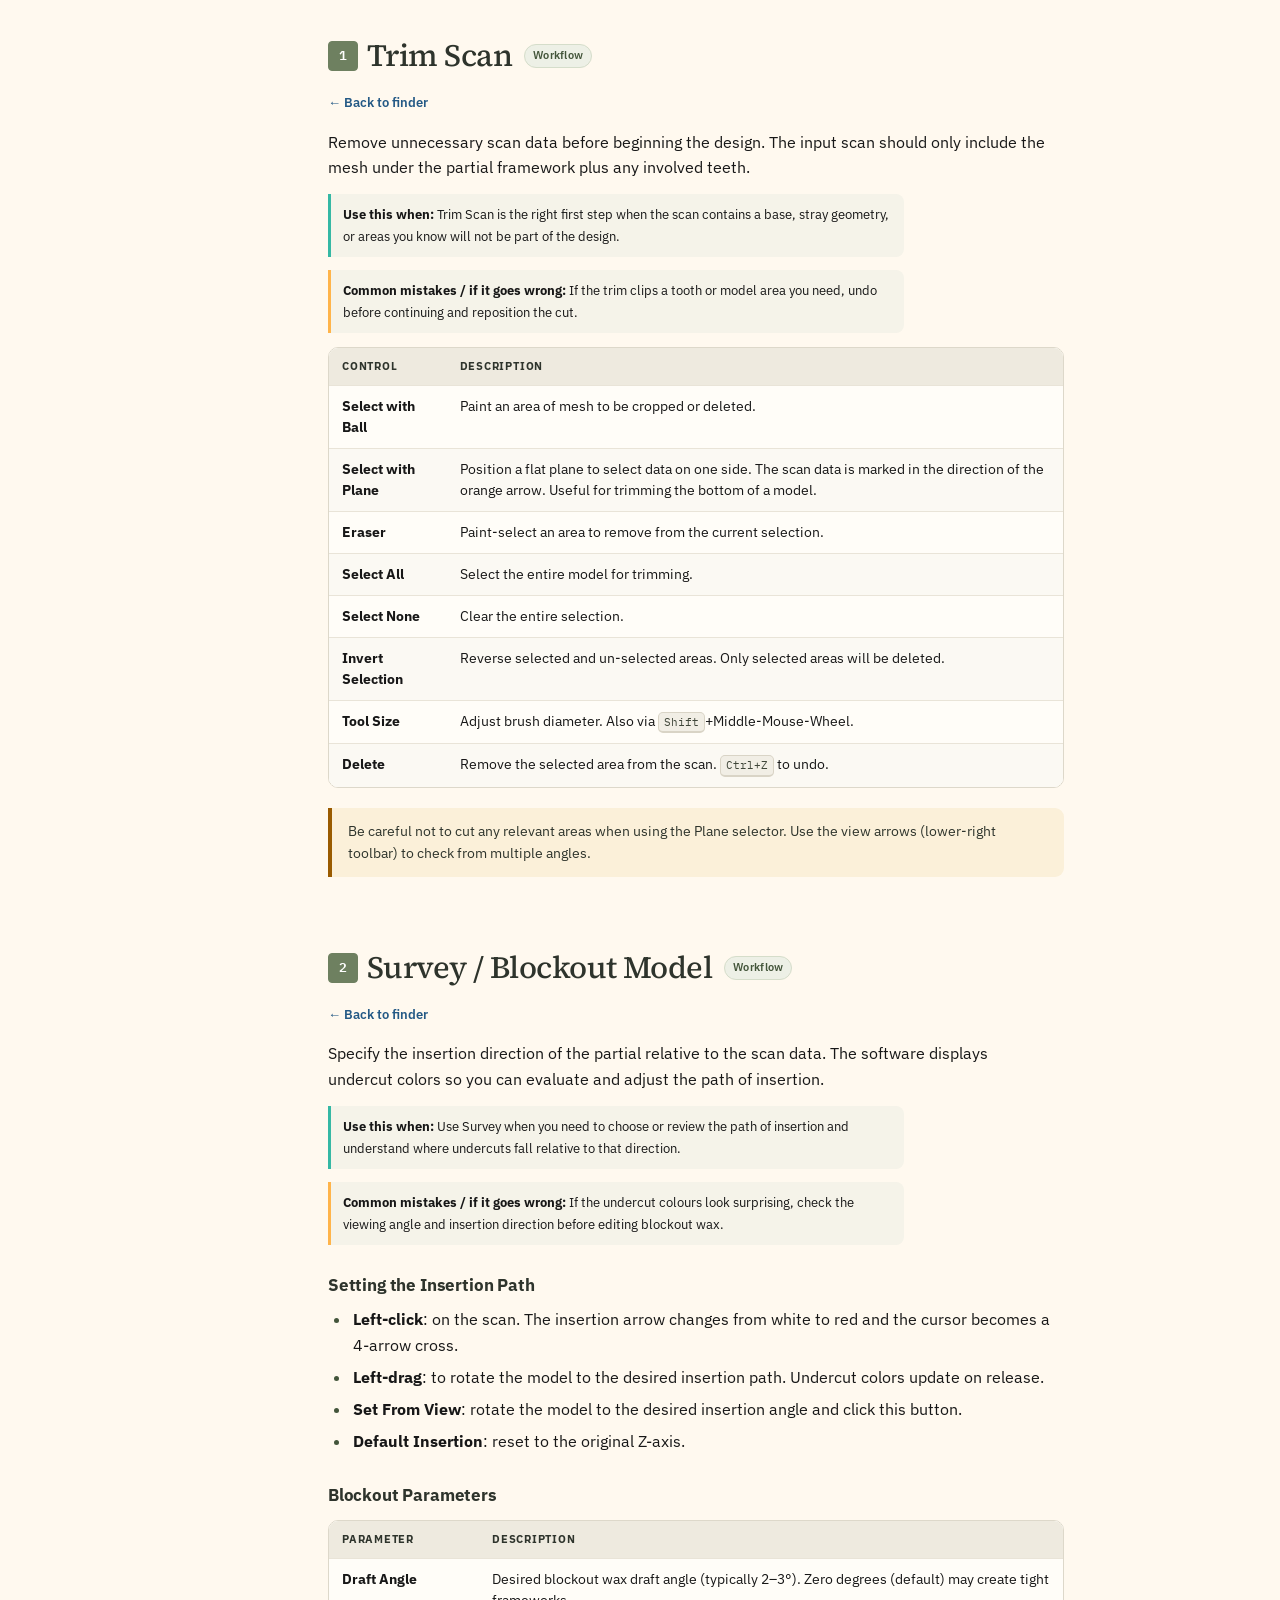
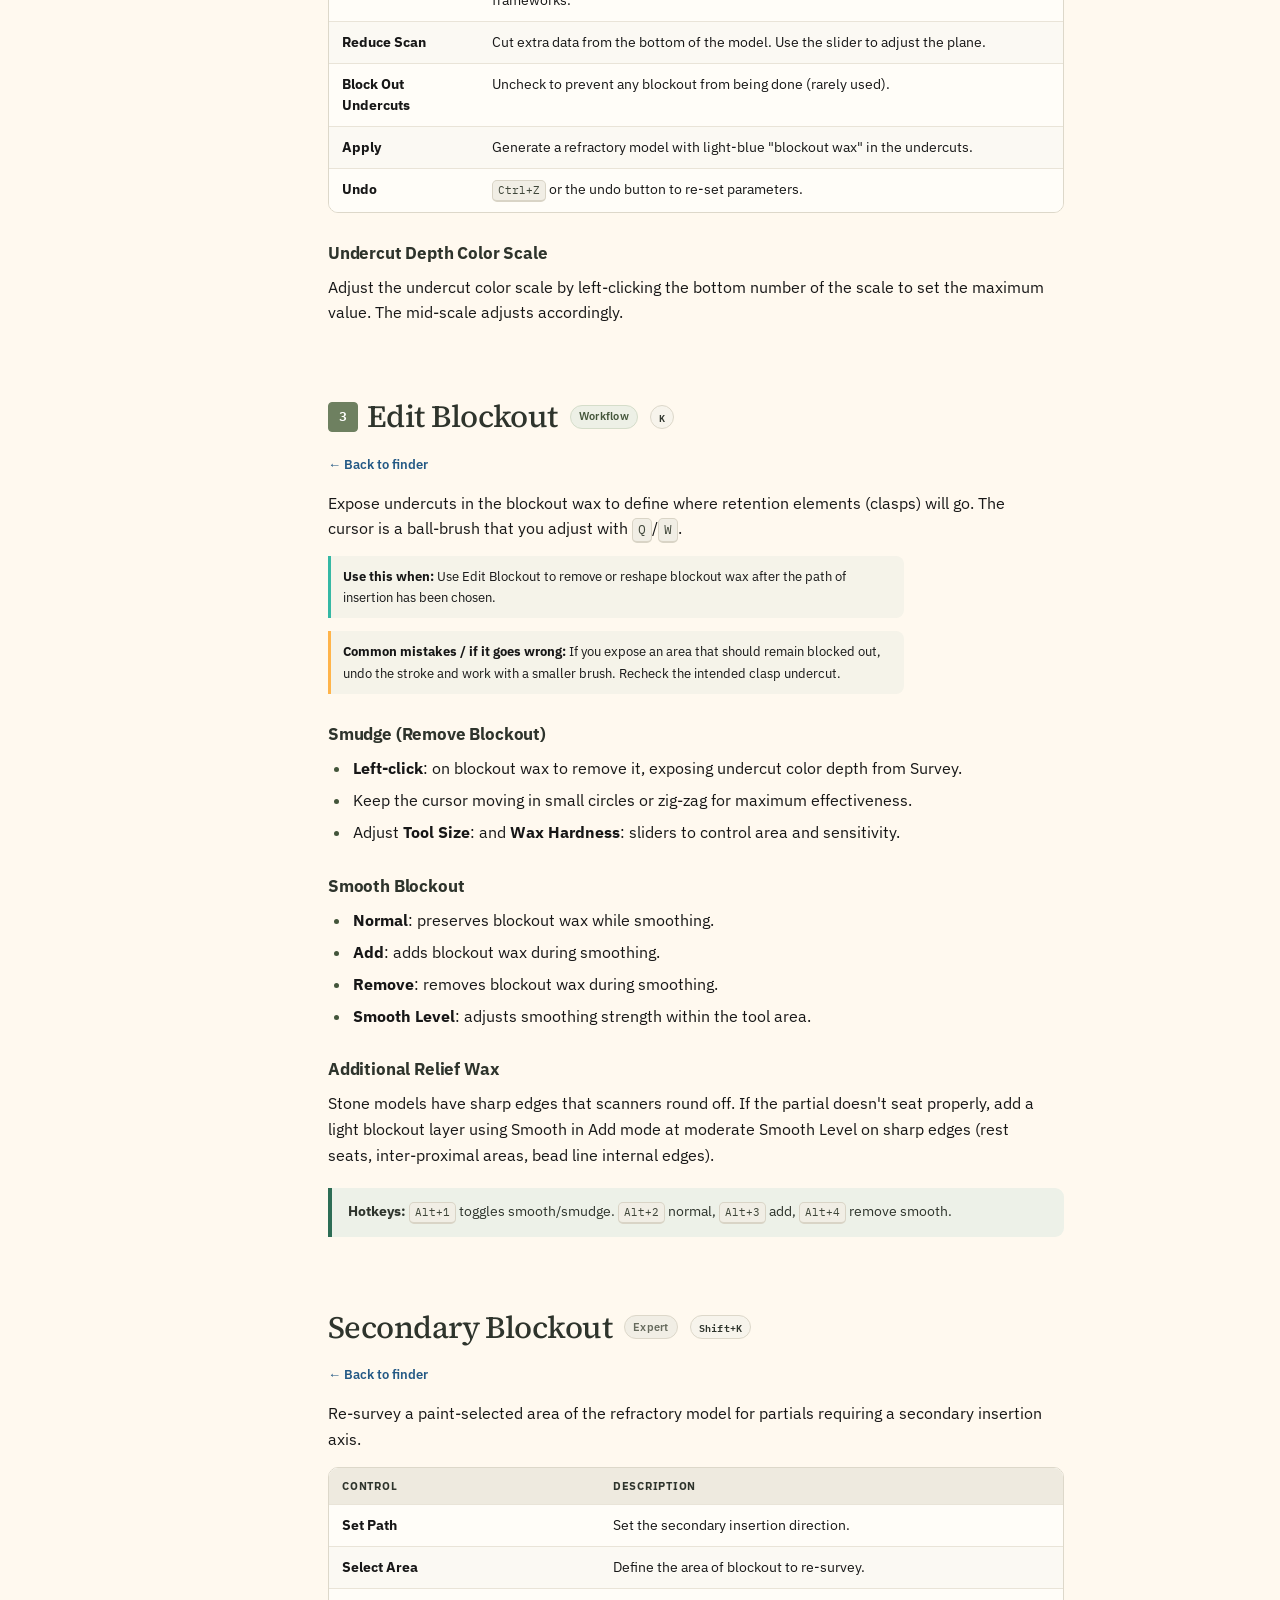
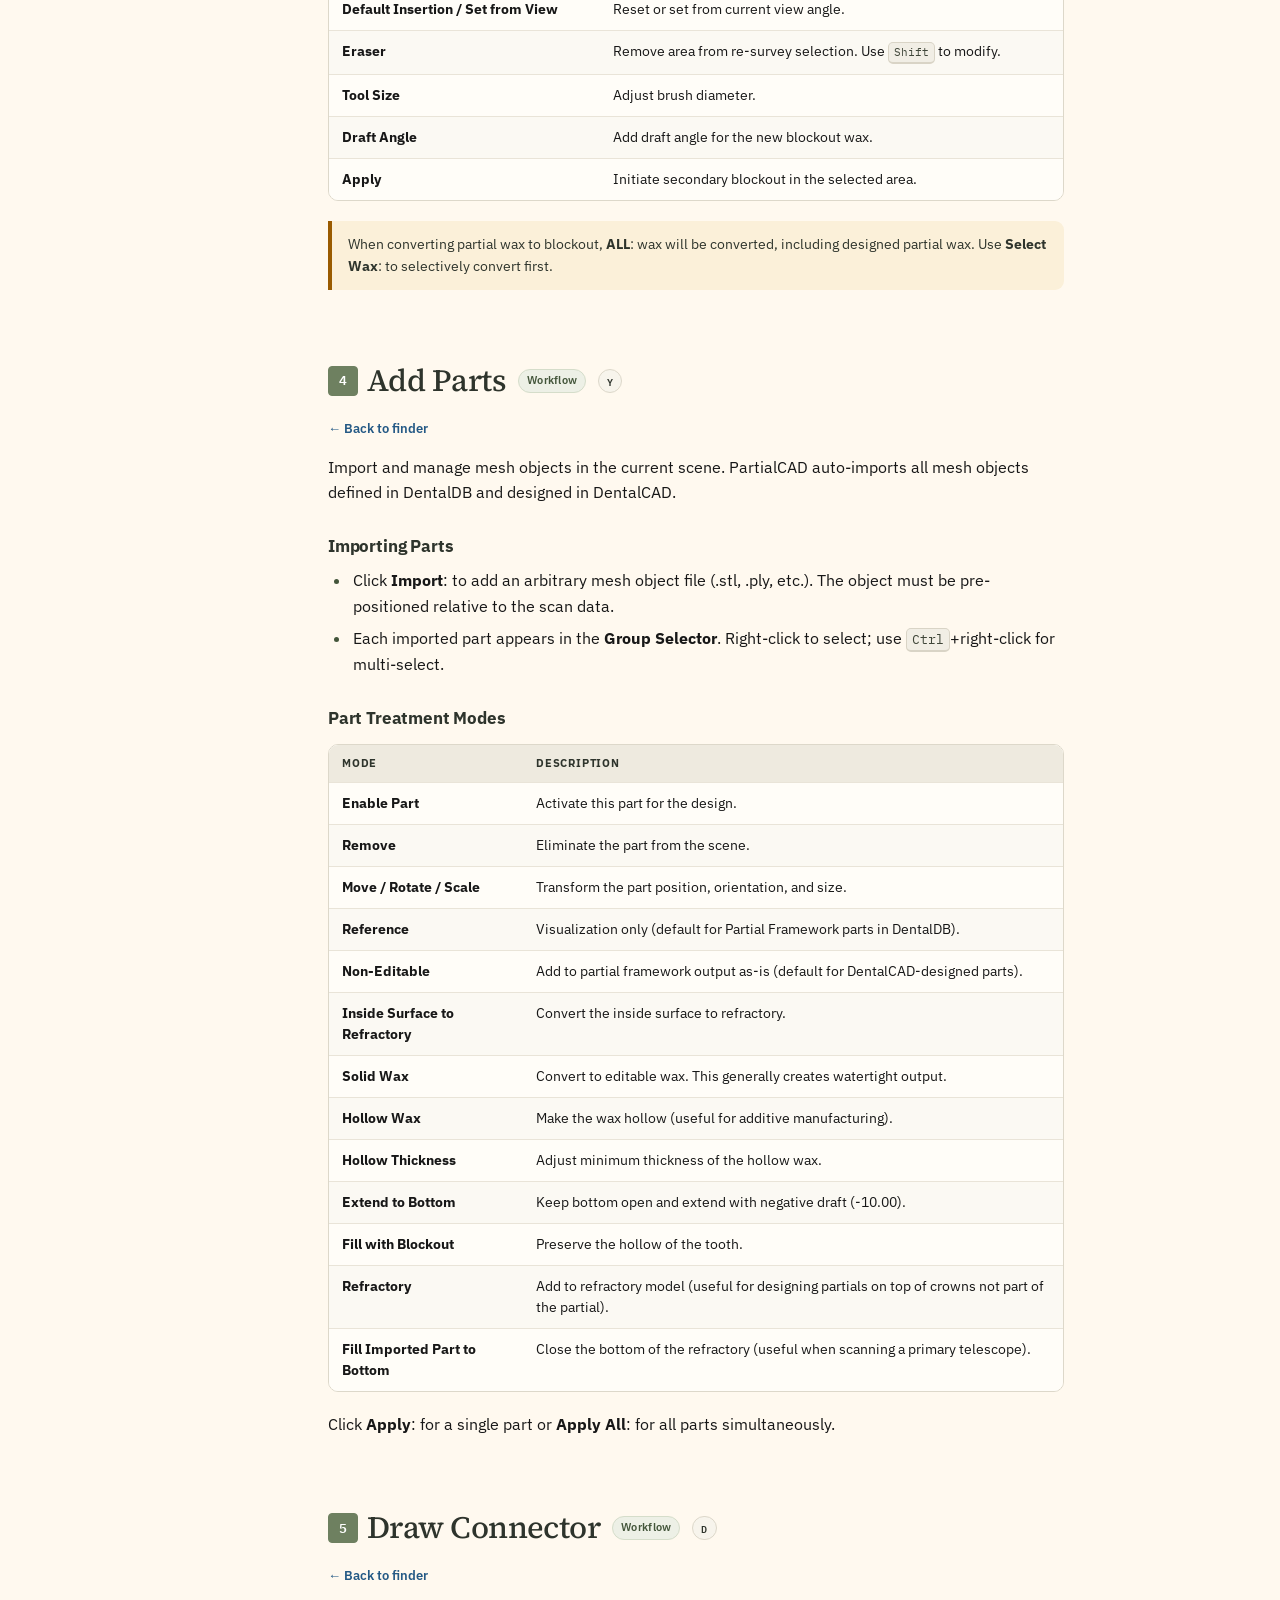
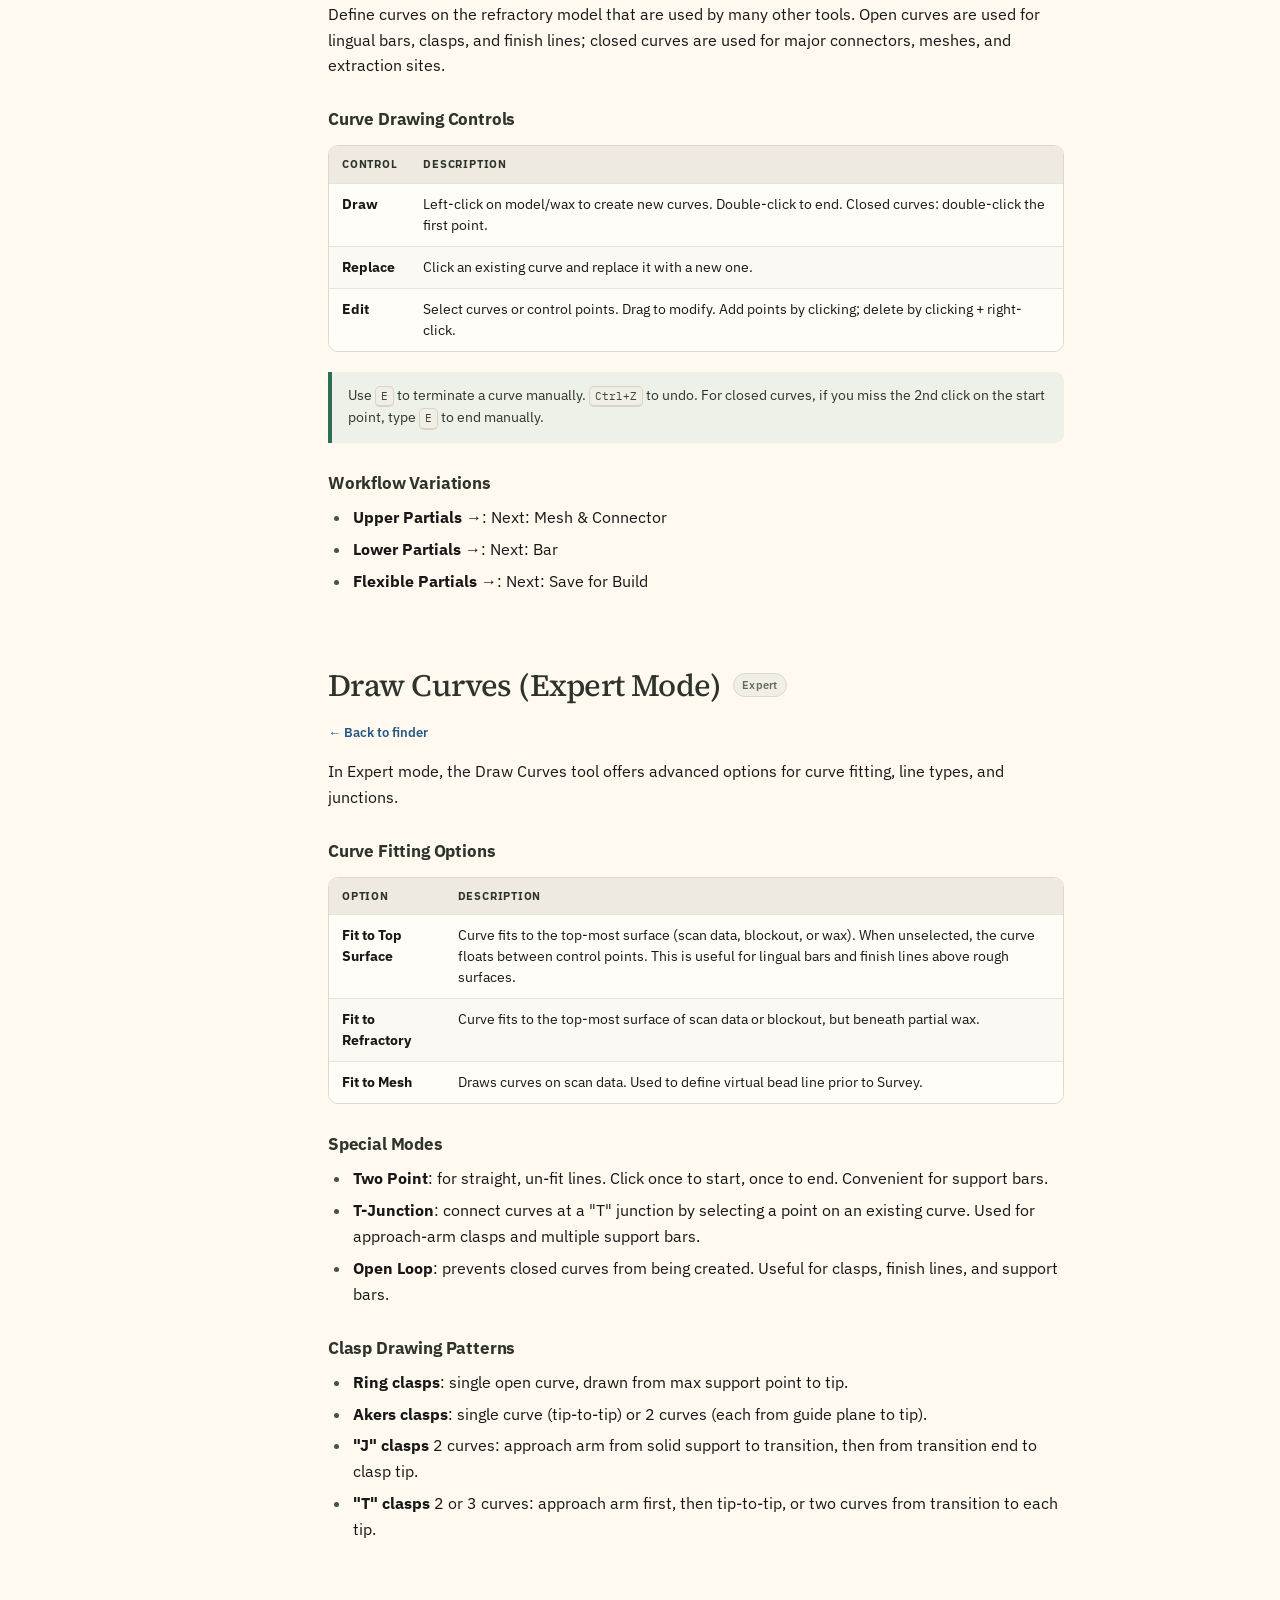
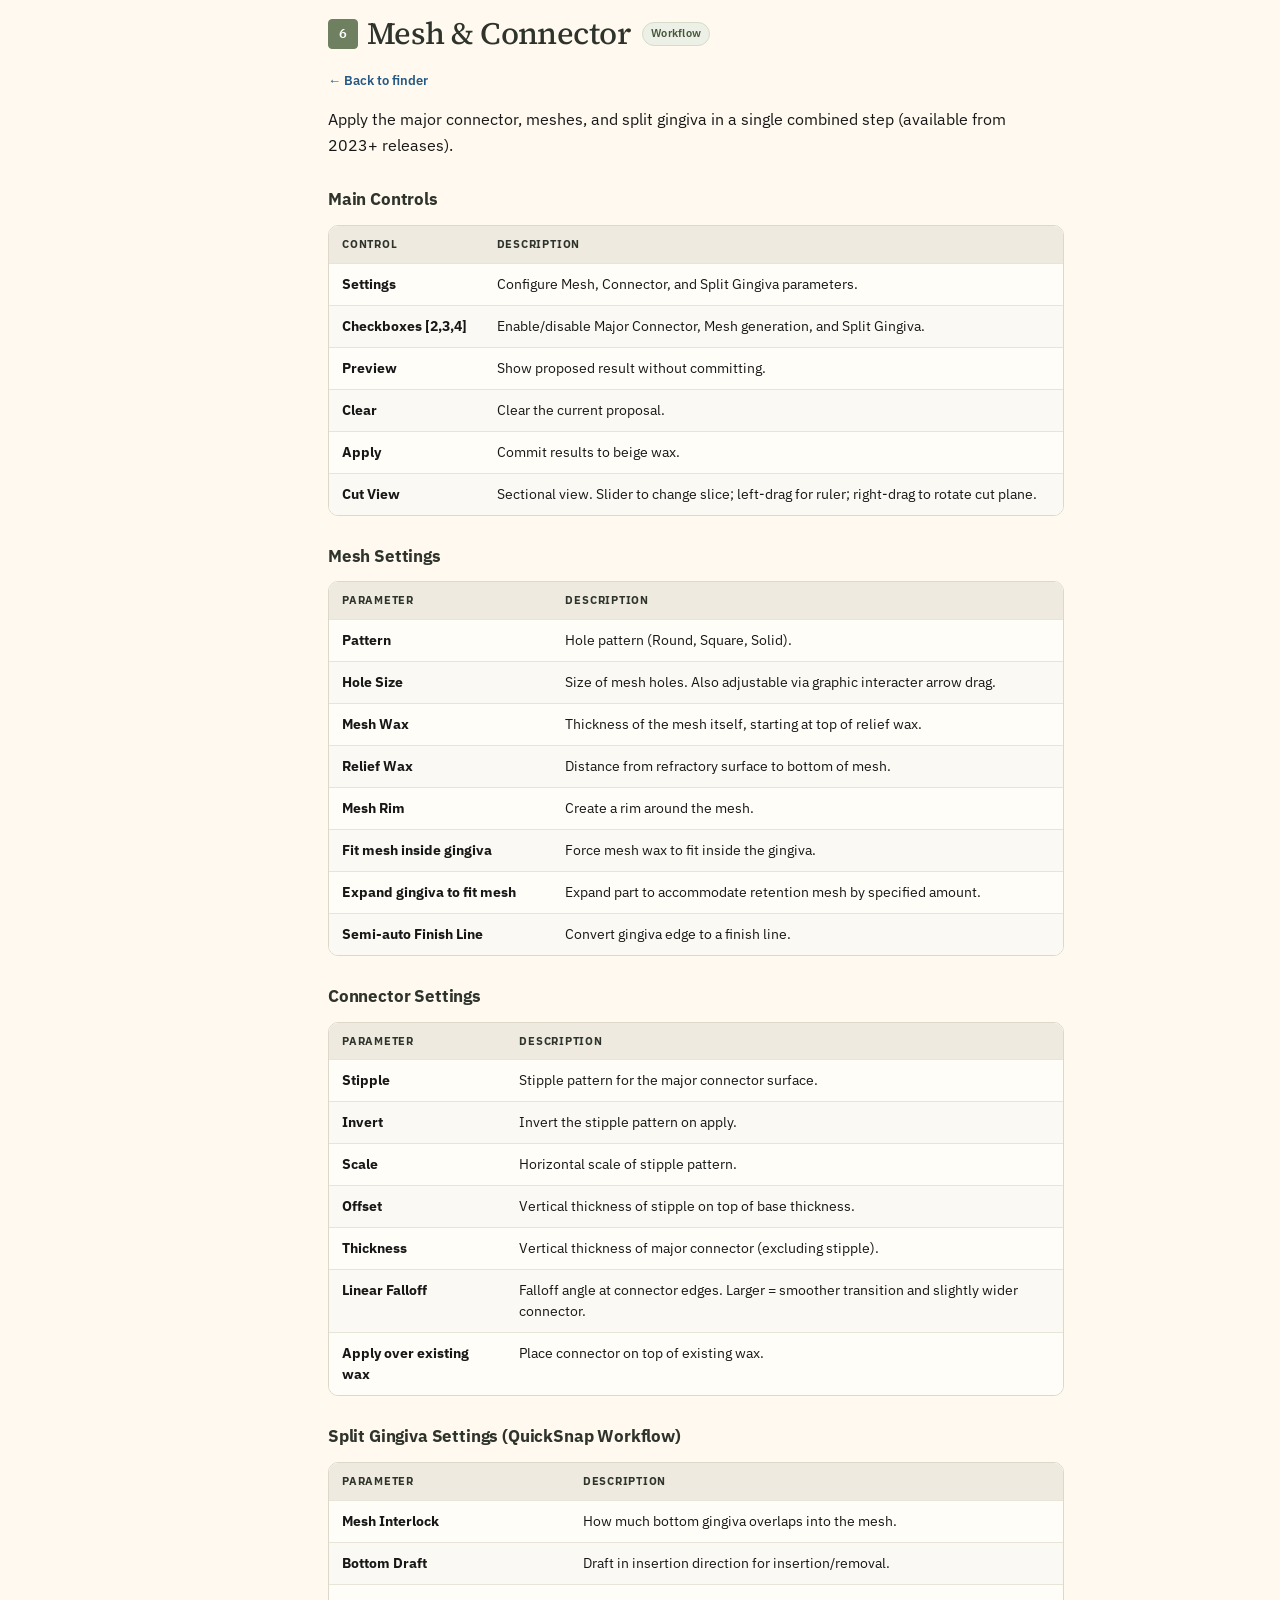
<file: partial-cad/index.html>
<!DOCTYPE html>
<html lang="en">
<head>
 <meta charset="UTF-8">
 <meta name="viewport" content="width=device-width, initial-scale=1.0">
 <title>PartialCAD Learning Guide | exocad</title>
 <meta name="description" content="A practical, searchable beginner guide to exocad PartialCAD tools, wax editing, blockout, framework design and workflow.">
 <meta property="og:title" content="PartialCAD Practical Guide">
 <meta property="og:description" content="Find the PartialCAD tool or workflow step that solves the problem you are stuck on.">
 <meta property="og:type" content="website">
 <meta property="og:image" content="https://exocad-guide.pages.dev/partial-cad/og-preview.png">
 <link rel="canonical" href="https://exocad-guide.pages.dev/partial-cad/">
 <link rel="icon" type="image/svg+xml" href="favicon.svg">
 <link rel="stylesheet" href="styles.css">
</head>
<body>

<a class="skip-link" href="#main-content">Skip to guide</a>

<!-- HEADER -->
<header class="site-header">
 <button class="hamburger" type="button" aria-label="Open tool navigation" aria-controls="guide-nav" aria-expanded="false">
 <span aria-hidden="true">&#9776;</span>
 </button>
 <div class="logo">exo<span>cad</span> PartialCAD</div>
 <span class="subtitle">Learning guide</span>
</header>

<!-- OVERLAY (mobile) -->
<button class="overlay" type="button" aria-label="Close navigation" tabindex="-1"></button>

<!-- SIDEBAR -->
<nav class="sidebar" id="guide-nav" aria-label="PartialCAD guide navigation">
 <!-- Getting Started -->
 <div class="nav-section">
 <button class="nav-section-title" type="button" aria-expanded="true" aria-controls="nav-getting-started">Basics<span class="chevron" aria-hidden="true">&#9660;</span></button>
 <ul class="nav-links" id="nav-getting-started">
 <li><a href="learn/index.html">New to PartialCAD?</a></li>
 <li><a href="#overview">Learning home</a></li>
 <li><a href="#tool-explorer">Find a tool</a></li>
 <li><a href="#requirements">Hardware Requirements</a></li>
 <li><a href="#case-setup-dentaldb">Case setup in DentalDB</a></li>
 <li><a href="#mouse-controls">Mouse Controls</a></li>
 <li><a href="#keyboard-shortcuts">Keyboard Shortcuts</a></li>
 <li><a href="#workflow">Workflow Overview</a></li>
 <li><a href="#glossary">Glossary</a></li>
 </ul>
 </div>

 <!-- Finder categories match the category filters -->
 <div class="nav-section">
 <button class="nav-section-title" type="button" aria-expanded="true" aria-controls="nav-preparation">Preparation<span class="chevron" aria-hidden="true">&#9660;</span></button>
 <ul class="nav-links" id="nav-preparation">
 <li><a href="#trim-scan">Trim Scan <kbd>X</kbd></a></li>
 </ul>
 </div>

 <div class="nav-section">
 <button class="nav-section-title" type="button" aria-expanded="true" aria-controls="nav-survey">Survey &amp; Blockout<span class="chevron" aria-hidden="true">&#9660;</span></button>
 <ul class="nav-links" id="nav-survey">
 <li><a href="#survey">Survey / Blockout</a></li>
 <li><a href="#edit-blockout">Edit Blockout <kbd>K</kbd></a></li>
 <li><a href="#secondary-blockout">Secondary Blockout <kbd>⇧K</kbd></a></li>
 </ul>
 </div>

 <div class="nav-section">
 <button class="nav-section-title" type="button" aria-expanded="true" aria-controls="nav-framework">Build Framework<span class="chevron" aria-hidden="true">&#9660;</span></button>
 <ul class="nav-links" id="nav-framework">
 <li><a href="#add-parts">Add Parts <kbd>Y</kbd></a></li>
 <li><a href="#draw-connector">Draw Connector <kbd>D</kbd></a></li>
 <li><a href="#draw-curves">Draw Curves <kbd>D</kbd></a></li>
 <li><a href="#mesh-connector">Mesh &amp; Connector</a></li>
 <li><a href="#mesh">Mesh</a></li>
 <li><a href="#bar">Bar <kbd>U</kbd></a></li>
 <li><a href="#clone">Clone (Fill Wax) <kbd>C</kbd></a></li>
 <li><a href="#finish-lines">Finish Lines <kbd>J</kbd></a></li>
 <li><a href="#apply-clasps">Apply Clasps <kbd>G</kbd></a></li>
 </ul>
 </div>

 <div class="nav-section">
 <button class="nav-section-title" type="button" aria-expanded="true" aria-controls="nav-refinement">Edit Wax<span class="chevron" aria-hidden="true">&#9660;</span></button>
 <ul class="nav-links" id="nav-refinement">
 <li><a href="#refine-detail">Refine &amp; Detail <kbd>11</kbd></a></li>
 <li><a href="#smooth">Smooth <kbd>V</kbd></a></li>
 <li><a href="#smooth-area">Smooth Area <kbd>⇧V</kbd></a></li>
 <li><a href="#smudge">Smudge <kbd>B</kbd></a></li>
 <li><a href="#tug">Tug <kbd>T</kbd></a></li>
 <li><a href="#mask">Mask <kbd>M</kbd></a></li>
 <li><a href="#select-wax">Select Wax <kbd>S</kbd></a></li>
 <li><a href="#emboss-curve">Emboss with Curve <kbd>L</kbd></a></li>
 <li><a href="#emboss-image">Emboss with Image <kbd>⇧L</kbd></a></li>
 <li><a href="#filler">Filler <kbd>N</kbd></a></li>
 <li><a href="#paint-filler">Paint Filler <kbd>⇧N</kbd></a></li>
 <li><a href="#retention-bead">Retention Bead <kbd>I</kbd></a></li>
 <li><a href="#post">Post <kbd>A</kbd></a></li>
 <li><a href="#pipe">Apply Supports / Pipe <kbd>P</kbd></a></li>
 <li><a href="#measure-wax">Measure Wax <kbd>R</kbd></a></li>
 </ul>
 </div>

 <div class="nav-section">
 <button class="nav-section-title" type="button" aria-expanded="true" aria-controls="nav-assembly">Assemble &amp; Export<span class="chevron" aria-hidden="true">&#9660;</span></button>
 <ul class="nav-links" id="nav-assembly">
 <li><a href="#assemble-parts">Assemble Parts</a></li>
 <li><a href="#save-build">Save for Build <kbd>.</kbd></a></li>
 </ul>
 </div>
 <div class="menu-credit">
 <p class="credit-label">Designed and developed by</p>
 <p class="footer-person"><a href="https://muskankgupta.vercel.app/" target="_blank" rel="noopener noreferrer">Muskan K</a></p>
 <p class="footer-person"><a href="https://yugaldoddamani.pages.dev/" target="_blank" rel="noopener noreferrer">Yugal Doddamani</a></p>
 <p class="credit-source">Source of knowledge: <a href="https://wiki.exocad.com/" target="_blank" rel="noopener noreferrer">exocad Wiki</a></p>
 </div>
</nav>

<!-- MAIN CONTENT -->
<main class="main-content" id="main-content" tabindex="-1">

 <!-- QUICK HELP HOME -->
 <section class="help-home" id="overview" aria-labelledby="page-title">
 <div class="help-home-copy">
 <p class="eyebrow">EXOCAD PARTIALCAD · PRACTICAL GUIDE</p>
 <h1 id="page-title">Stuck on a step?</h1>
 <p class="help-lede">The holy grail for PartialCAD survivors. Find the tool, solve the mystery, and get back to work.</p>
 <p class="guide-disclaimer">Unofficial learning guide based on the <a href="https://wiki.exocad.com/" target="_blank" rel="noopener noreferrer">exocad Wiki</a>. Tool behaviour and clinical design choices should be checked against your software version and lab protocol.</p>
 </div>
 <div class="quick-search-panel" id="tool-explorer">
 <label for="tool-search">What do you need help with?</label>
 <div class="quick-search-input"><span aria-hidden="true">⌕</span><input type="search" id="tool-search" placeholder="e.g. remove wax, insertion path, smooth rough area" autocomplete="off" aria-describedby="tool-search-status"><kbd>/</kbd></div>
 <p class="search-hint">Type what you need. Results show up here.</p>
 <div class="instant-search-results" id="instant-search-results" role="listbox" aria-label="Search results" hidden></div>
 </div>
 </section>

 <section class="category-shelf" aria-label="Browse guide categories">
 <div class="category-shelf-heading"><h2>Browse by what you're doing</h2><span>Pick a folder to explore</span></div>
 <div class="folder-grid">
 <button class="folder-card folder-yellow" type="button" data-folder-filter="prepare"><span class="folder-icon" aria-hidden="true">↗</span><strong>Preparation</strong><small>Setup, scans and first steps</small><span class="folder-open">Open folder ↗</span></button>
 <button class="folder-card folder-pink" type="button" data-folder-filter="analyse"><span class="folder-icon" aria-hidden="true">⌕</span><strong>Survey &amp; blockout</strong><small>Insertion path and undercuts</small><span class="folder-open">Open folder ↗</span></button>
 <button class="folder-card folder-green" type="button" data-folder-filter="construct"><span class="folder-icon" aria-hidden="true">✳</span><strong>Build framework</strong><small>Connectors, bars and mesh</small><span class="folder-open">Open folder ↗</span></button>
 <button class="folder-card folder-purple" type="button" data-folder-filter="refine"><span class="folder-icon" aria-hidden="true">✎</span><strong>Edit wax</strong><small>Wax shaping and surface tools</small><span class="folder-open">Open folder ↗</span></button>
 <button class="folder-card folder-orange" type="button" data-folder-filter="finish"><span class="folder-icon" aria-hidden="true">✓</span><strong>Assemble &amp; export</strong><small>Assembly, saving and output</small><span class="folder-open">Open folder ↗</span></button>
  <a class="folder-card folder-teal" href="learn/index.html"><span class="folder-icon" aria-hidden="true">↗</span><strong>New to PartialCAD?</strong><small>Learn the whole process in order</small><span class="folder-open">Start learning ↗</span></a>
 </div>
 </section>

 <section class="tool-explorer" aria-labelledby="tool-library-title">
 <div class="tool-library-heading">
 <div><p class="section-kicker">TOOL FINDER</p><h2 id="tool-library-title">Find the right tool</h2><p class="section-intro">Each card explains what the tool is for. Open it for the detailed controls, settings and workflow notes.</p></div>
 <span id="tool-count" class="tool-count">30 guide entries</span>
 </div>
 <div class="explorer-controls">
 <div class="filter-row" aria-label="Filter tools by task stage">
 <button class="filter-chip is-active" data-filter="all" aria-pressed="true">All</button>
 <button class="filter-chip" data-filter="prepare" aria-pressed="false">Preparation</button>
 <button class="filter-chip" data-filter="analyse" aria-pressed="false">Survey &amp; blockout</button>
 <button class="filter-chip" data-filter="construct" aria-pressed="false">Build framework</button>
 <button class="filter-chip" data-filter="refine" aria-pressed="false">Edit wax</button>
 <button class="filter-chip" data-filter="finish" aria-pressed="false">Assemble &amp; export</button>
 </div>
 </div>
 <p id="tool-search-status" role="status" class="explorer-status">Showing all tools. Search by problem, tool, setting or shortcut.</p>
  <div class="glossary-search-results" id="glossary-search-results" hidden><h3>Glossary matches</h3><div class="glossary-search-list" id="glossary-search-list"></div></div>
 <section class="wax-rescue" id="wax-removal-rescue" hidden aria-labelledby="wax-rescue-title">
 <div class="wax-rescue-heading"><p class="section-kicker">COMMON PROBLEM</p><h3 id="wax-rescue-title">I need to remove wax</h3><p>Start with the most targeted option. If that does not suit the shape you need, try the next method.</p></div>
 <ol class="wax-rescue-steps">
 <li><a href="#select-wax"><span class="rescue-step-number">1</span><span><strong>Select Wax → Cut Selection</strong><small>Use this when you need to remove a defined area of wax precisely.</small></span><span class="rescue-arrow" aria-hidden="true">→</span></a></li>
 <li><a href="#clone"><span class="rescue-step-number">2</span><span><strong>Clone (Fill Wax) + Shift</strong><small>Hold Shift while using Clone to remove a fixed thickness of wax. Hold Ctrl to add on top.</small></span><span class="rescue-arrow" aria-hidden="true">→</span></a></li>
 <li><a href="#smooth"><span class="rescue-step-number">3</span><span><strong>Smooth → Smudge mode</strong><small>Use this for small local corrections when you want to reshape the wax instead of cutting a clean boundary.</small></span><span class="rescue-arrow" aria-hidden="true">→</span></a></li>
 </ol>
 </section>
 <div class="tool-card-grid">
 <a class="tool-card" data-stage="prepare" data-search="case setup dentaldb prescription patient antagonist partial framework arch start new case" href="#case-setup-dentaldb">
 <span class="tool-card-meta">START HERE</span>
 <b>Case Setup in DentalDB</b>
 <p>Set up the prescription, arch and framework indication correctly before entering PartialCAD.</p>
 <span class="tool-card-action">Read setup steps <span aria-hidden="true">→</span></span>
 </a>
 <a class="tool-card" data-stage="prepare" data-search="trim scan x trim scan excess scan data cut scan plane remove bottom" href="#trim-scan">
 <span class="tool-card-meta">START HERE<kbd>X</kbd></span>
 <b>Trim Scan</b>
 <p>Remove excess scan data before designing the framework.</p>
 <span class="tool-card-action">Read steps and settings <span aria-hidden="true">→</span></span>
 </a>
<a class="tool-card" data-stage="analyse" data-search="survey blockout insertion path survey undercut blockout angle survey model path of insertion tilt draw direction" href="#survey">
 <span class="tool-card-meta">ANALYSE</span>
 <b>Survey / Blockout</b>
 <p>Choose an insertion path and manage undercuts before building the framework.</p>
 <span class="tool-card-action">Read steps and settings <span aria-hidden="true">→</span></span>
 </a>
<a class="tool-card" data-stage="analyse" data-search="edit blockout k remove blockout wax change blockout smudge edit cut off wax remove wax" href="#edit-blockout">
 <span class="tool-card-meta">ANALYSE<kbd>K</kbd></span>
 <b>Edit Blockout</b>
 <p>Adjust blockout wax after the initial survey.</p>
 <span class="tool-card-action">Read steps and settings <span aria-hidden="true">→</span></span>
 </a>
<a class="tool-card" data-stage="analyse" data-search="secondary blockout secondary blockout expert shift k" href="#secondary-blockout">
 <span class="tool-card-meta">ANALYSE<kbd>⇧K</kbd></span>
 <b>Secondary Blockout</b>
 <p>Apply a second, more controlled blockout pass where the design needs it.</p>
 <span class="tool-card-action">Read steps and settings <span aria-hidden="true">→</span></span>
 </a>
<a class="tool-card" data-stage="construct" data-search="add parts import parts teeth gingiva component" href="#add-parts">
 <span class="tool-card-meta">BUILD<kbd>Y</kbd></span>
 <b>Add Parts</b>
 <p>Place imported components such as teeth or gingiva into the case.</p>
 <span class="tool-card-action">Read steps and settings <span aria-hidden="true">→</span></span>
 </a>
<a class="tool-card" data-stage="construct" data-search="draw connector draw line curve connector clasp bar finish line framework outline" href="#draw-connector">
 <span class="tool-card-meta">BUILD<kbd>D</kbd></span>
 <b>Draw Connector</b>
 <p>Draw the curves that define connectors, clasps, bars and other framework boundaries.</p>
 <span class="tool-card-action">Read steps and settings <span aria-hidden="true">→</span></span>
 </a>
<a class="tool-card" data-stage="construct" data-search="draw curves curve fitting edit curve expert outline framework" href="#draw-curves">
 <span class="tool-card-meta">BUILD<kbd>D</kbd></span>
 <b>Draw Curves</b>
 <p>Create or edit curves with the additional curve-fitting controls.</p>
 <span class="tool-card-action">Read steps and settings <span aria-hidden="true">→</span></span>
 </a>
<a class="tool-card" data-stage="construct" data-search="mesh connector mesh major connector upper partial palatal palate palatal plate palate connector roof of mouth" href="#mesh-connector">
 <span class="tool-card-meta">BUILD</span>
 <b>Mesh &amp; Connector</b>
 <p>Create a mesh or major connector from the prepared curves.</p>
 <span class="tool-card-action">Read steps and settings <span aria-hidden="true">→</span></span>
 </a>
<a class="tool-card" data-stage="construct" data-search="mesh standalone mesh pores porous porosity holes perforations grid" href="#mesh">
 <span class="tool-card-meta">BUILD</span>
 <b>Mesh</b>
 <p>Generate a mesh as a separate operation when the case calls for it.</p>
 <span class="tool-card-action">Read steps and settings <span aria-hidden="true">→</span></span>
 </a>
<a class="tool-card" data-stage="construct" data-search="bar lingual bar lower partial bar thickness" href="#bar">
 <span class="tool-card-meta">BUILD<kbd>U</kbd></span>
 <b>Bar</b>
 <p>Design a lingual bar for a lower partial framework.</p>
 <span class="tool-card-action">Read steps and settings <span aria-hidden="true">→</span></span>
 </a>
<a class="tool-card" data-stage="construct" data-search="clone fill wax add wax remove wax cut off wax cut wax subtract wax fill wax clone thickness shift ctrl cut material remove material wax removal shave wax" href="#clone">
 <span class="tool-card-meta">BUILD<kbd>C</kbd></span>
 <b>Clone (Fill Wax)</b>
 <p>Use Ctrl to add wax on top; Hold Shift while using Clone to remove a fixed thickness of wax; hold Ctrl to add on top of existing wax.</p>
 <span class="tool-card-action">Read steps and settings <span aria-hidden="true">→</span></span>
 </a>
<a class="tool-card" data-stage="construct" data-search="finish lines finish line boundary margin draw finish line" href="#finish-lines">
 <span class="tool-card-meta">BUILD<kbd>J</kbd></span>
 <b>Finish Lines</b>
 <p>Define the finish-line boundaries where the framework meets the model or wax.</p>
 <span class="tool-card-action">Read steps and settings <span aria-hidden="true">→</span></span>
 </a>
<a class="tool-card" data-stage="construct" data-search="apply clasps clasp types clasp profile retentive clasp" href="#apply-clasps">
 <span class="tool-card-meta">BUILD<kbd>G</kbd></span>
 <b>Apply Clasps</b>
 <p>Choose and place clasp forms on the prepared design.</p>
 <span class="tool-card-action">Read steps and settings <span aria-hidden="true">→</span></span>
 </a>
<a class="tool-card" data-stage="refine" data-search="smooth rough surface bumpy uneven rough wax remove wax smudge edit wax lumpy bumps roughness" href="#smooth">
 <span class="tool-card-meta">REFINE<kbd>V</kbd></span>
 <b>Smooth</b>
 <p>Smooth rough wax or switch to smudge mode to remove material.</p>
 <span class="tool-card-action">Read steps and settings <span aria-hidden="true">→</span></span>
 </a>
<a class="tool-card" data-stage="refine" data-search="smooth area large area smooth broad region bumpy uneven rough surface" href="#smooth-area">
 <span class="tool-card-meta">REFINE<kbd>⇧V</kbd></span>
 <b>Smooth Area</b>
 <p>Smooth a broader selected region rather than brushing a small spot.</p>
 <span class="tool-card-action">Read steps and settings <span aria-hidden="true">→</span></span>
 </a>
<a class="tool-card" data-stage="refine" data-search="smudge reshape wax push pull move material" href="#smudge">
 <span class="tool-card-meta">REFINE<kbd>B</kbd></span>
 <b>Smudge</b>
 <p>Push or pull wax locally to reshape an area.</p>
 <span class="tool-card-action">Read steps and settings <span aria-hidden="true">→</span></span>
 </a>
<a class="tool-card" data-stage="refine" data-search="tug pull wax tug reshape" href="#tug">
 <span class="tool-card-meta">REFINE<kbd>T</kbd></span>
 <b>Tug</b>
 <p>Pull a local region of wax to adjust its shape.</p>
 <span class="tool-card-action">Read steps and settings <span aria-hidden="true">→</span></span>
 </a>
<a class="tool-card" data-stage="refine" data-search="mask protect area prevent edits mask selection" href="#mask">
 <span class="tool-card-meta">REFINE<kbd>M</kbd></span>
 <b>Mask</b>
 <p>Protect an area from accidental edits while working nearby.</p>
 <span class="tool-card-action">Read steps and settings <span aria-hidden="true">→</span></span>
 </a>
<a class="tool-card" data-stage="refine" data-search="select wax cut off wax cut wax remove wax cut selection delete wax select area convert wax blockout remove wax precisely trim wax" href="#select-wax">
 <span class="tool-card-meta">REFINE<kbd>S</kbd></span>
 <b>Select Wax</b>
 <p>Select wax or blockout, erase parts of the selection, cut the selection, or convert between wax and blockout.</p>
 <span class="tool-card-action">Read steps and settings <span aria-hidden="true">→</span></span>
 </a>
<a class="tool-card" data-stage="refine" data-search="emboss curve emboss curve text line raised recessed feature" href="#emboss-curve">
 <span class="tool-card-meta">REFINE<kbd>L</kbd></span>
 <b>Emboss with Curve</b>
 <p>Add a raised or recessed feature following a curve.</p>
 <span class="tool-card-action">Read steps and settings <span aria-hidden="true">→</span></span>
 </a>
<a class="tool-card" data-stage="refine" data-search="emboss image emboss with image text graphic logo label surface marking" href="#emboss-image">
 <span class="tool-card-meta">REFINE<kbd>⇧L</kbd></span>
 <b>Emboss with Image</b>
 <p>Use an image or text graphic to add a surface marking, label or identifying detail to the design.</p>
 <span class="tool-card-action">Read steps and settings <span aria-hidden="true">→</span></span>
 </a>
<a class="tool-card" data-stage="refine" data-search="filler fill gap hole depression add material filler porosity porous holes pits voids" href="#filler">
 <span class="tool-card-meta">REFINE<kbd>N</kbd></span>
 <b>Filler</b>
 <p>Fill a gap or low area with material.</p>
 <span class="tool-card-action">Read steps and settings <span aria-hidden="true">→</span></span>
 </a>
<a class="tool-card" data-stage="refine" data-search="paint filler paint fill gap add material brush" href="#paint-filler">
 <span class="tool-card-meta">REFINE<kbd>⇧N</kbd></span>
 <b>Paint Filler</b>
 <p>Paint filler material into a chosen area.</p>
 <span class="tool-card-action">Read steps and settings <span aria-hidden="true">→</span></span>
 </a>
<a class="tool-card" data-stage="refine" data-search="retention bead retention bead retention detail" href="#retention-bead">
 <span class="tool-card-meta">REFINE<kbd>I</kbd></span>
 <b>Retention Bead</b>
 <p>Add retention-bead detail to the wax surface.</p>
 <span class="tool-card-action">Read steps and settings <span aria-hidden="true">→</span></span>
 </a>
<a class="tool-card" data-stage="refine" data-search="post post support feature" href="#post">
 <span class="tool-card-meta">REFINE<kbd>A</kbd></span>
 <b>Post</b>
 <p>Add a post feature where the design requires one.</p>
 <span class="tool-card-action">Read steps and settings <span aria-hidden="true">→</span></span>
 </a>
<a class="tool-card" data-stage="refine" data-search="supports pipe support pipe tube structure" href="#pipe">
 <span class="tool-card-meta">REFINE<kbd>P</kbd></span>
 <b>Apply Supports / Pipe</b>
 <p>Create a pipe-like feature or support geometry.</p>
 <span class="tool-card-action">Read steps and settings <span aria-hidden="true">→</span></span>
 </a>
<a class="tool-card" data-stage="refine" data-search="measure wax measure thickness wax thickness gauge check thin too thick too thin thin wall thickness inspect material" href="#measure-wax">
 <span class="tool-card-meta">REFINE<kbd>R</kbd></span>
 <b>Measure Wax</b>
 <p>Inspect wax thickness and check the design in section.</p>
 <span class="tool-card-action">Read steps and settings <span aria-hidden="true">→</span></span>
 </a>
<a class="tool-card" data-stage="finish" data-search="assemble parts assemble parts combine component" href="#assemble-parts">
 <span class="tool-card-meta">FINISH</span>
 <b>Assemble Parts</b>
 <p>Review and assemble the separate designed components.</p>
 <span class="tool-card-action">Read steps and settings <span aria-hidden="true">→</span></span>
 </a>
<a class="tool-card" data-stage="finish" data-search="save for build export build output mesh final framework save file save as project partialcad partial cad project file right click stl export stl file save as stl" href="#save-build">
 <span class="tool-card-meta">FINISH<kbd>.</kbd></span>
 <b>Save for Build</b>
 <p>Generate the final framework mesh and prepare output files.</p>
 <span class="tool-card-action">Read steps and settings <span aria-hidden="true">→</span></span>
 </a>
 </div>
 <div id="tool-empty" class="empty-results" hidden><b>No matching guide entries</b><p>Try a shorter phrase such as “wax”, “blockout”, “curve” or “thickness”.</p><button type="button" id="clear-tool-search">Clear search</button></div>
 </section>
 <section class="reference-intro"><p class="section-kicker">DETAILED REFERENCE</p><h2>Step-by-step instructions and settings</h2><p>Open any tool card to jump to its documented steps, mouse controls, parameters and workflow notes. This guide keeps the technical reference intact while making it easier to find.</p></section>


 <section class="tool-section glossary-section" id="glossary">
 <h2>Plain-language glossary</h2>
 <p>Quick meanings for terms that appear throughout PartialCAD. Type any of these words into the search box at the top of the page.</p>
 <dl class="glossary-list">
 <div id="glossary-blockout"><dt>Blockout</dt><dd>Material added to fill unwanted undercuts so the framework can follow its intended path of insertion.</dd></div>
 <div id="glossary-refractory-model"><dt>Refractory model</dt><dd>A duplicate model made from a heat-resistant material for fabricating a cast framework.</dd></div>
 <div id="glossary-riser"><dt>Riser</dt><dd>A raised support or feed feature used in some manufacturing processes. In a dental framework workflow, do not assume a visible raised feature is a riser; confirm the term and purpose in the specific CAM or fabrication process.</dd></div>
 <div id="glossary-relief-wax"><dt>Relief wax</dt><dd>The planned space between the refractory surface and the underside of the mesh or framework. In the Mesh settings, Relief Wax is the distance from the refractory surface to the bottom of the mesh.</dd></div>
 <div id="glossary-tissue-stop"><dt>Tissue stop</dt><dd>A small intentional contact area on the framework that rests against the cast or tissue surface. It helps control seating and maintain the planned position during processing. Its location and size should follow the prescribed design.</dd></div>
 <div id="glossary-draft-angle"><dt>Draft angle</dt><dd>The angle that affects whether a surface can be withdrawn along the chosen insertion direction.</dd></div>
 <div id="glossary-insertion-path"><dt>Insertion path</dt><dd>The direction the partial framework is intended to move into and out of the mouth.</dd></div>
 <div id="glossary-undercut"><dt>Undercut</dt><dd>A recessed area relative to the selected insertion path; it may provide clasp retention or require blockout.</dd></div>
 <div id="glossary-major-connector"><dt>Major connector</dt><dd>The main rigid part joining the framework components across the arch.</dd></div>
 <div id="glossary-minor-connector"><dt>Minor connector</dt><dd>A smaller connector joining components such as rests or clasps to the major connector.</dd></div>
 <div id="glossary-rest-seat"><dt>Rest seat</dt><dd>A prepared tooth surface that receives a rest and helps support the partial denture.</dd></div>
 <div id="glossary-finish-line"><dt>Finish line</dt><dd>The boundary where the metal framework meets adjacent resin or other material.</dd></div>
 <div id="glossary-lingual-bar"><dt>Lingual bar</dt><dd>A lower-arch major connector positioned along the tongue side of the mandible.</dd></div>
 </dl>
 </section>

 <!-- ==================== REQUIREMENTS ==================== -->
 <section class="tool-section" id="requirements">
 <h2>Hardware &amp; Software Requirements</h2><a class="back-to-finder" href="#tool-explorer">← Back to finder</a>
 <p>PartialCAD has <strong>stronger hardware requirements</strong>: for the graphics card than the classic exocad DentalCAD, because a lot of data processing is done on the GPU.</p>
 <ul>
 <li>A dedicated NVIDIA or AMD GPU with up-to-date drivers</li>
 <li>Minimum 8 GB system RAM (16 GB+ recommended)</li>
 <li>SSD storage for project files</li>
 <li>Latest exocad DentalDB and PartialCAD license</li>
 </ul>
 <div class="callout callout-info">
 <span>For full hardware specifications, consult the official exocad hardware requirements page.</span>
 </div>
 </section>

 <!-- ==================== MOUSE CONTROLS ==================== -->
 <section class="tool-section" id="mouse-controls">
 <h2>Mouse Controls</h2><a class="back-to-finder" href="#tool-explorer">← Back to finder</a>
 <p>PartialCAD uses the standard exocad mouse interface. 3Dconnexion 3D mice are also supported.</p>
 <section class="table-wrap" tabindex="0" aria-label="Scrollable table: Mouse Controls"><table class="param-table">
 <thead><tr><th>Action</th><th>Control</th></tr></thead>
 <tbody>
 <tr><td>Select, Draw, or Paint</td><td>Left-click &amp; hold</td></tr>
 <tr><td>Rotate the view</td><td>Right-drag</td></tr>
 <tr><td>Show properties / context menu</td><td>Right-click (on object or background)</td></tr>
 <tr><td>Translate (pan) the view</td><td>Left + Right drag</td></tr>
 <tr><td>Zoom</td><td>Scroll wheel</td></tr>
 <tr><td>Re-center view</td><td>Scroll wheel click</td></tr>
 <tr><td>Increase / Decrease tool size</td><td><kbd>Shift</kbd> + Scroll wheel</td></tr>
 <tr><td>Increase / Decrease tool strength</td><td><kbd>Ctrl</kbd> + Scroll wheel</td></tr>
 </tbody>
 </table></section>
 <div class="callout callout-tip">
 <span>Right-click on the CAD window background to access save, load, help, and other scene options. All scene files (.partialCAD) are saved in the project folder accessible through DentalDB.</span>
 </div>
 </section>

 <!-- ==================== KEYBOARD SHORTCUTS ==================== -->
 <section class="tool-section" id="keyboard-shortcuts">
 <h2>Keyboard Shortcuts</h2><a class="back-to-finder" href="#tool-explorer">← Back to finder</a>
 <p>Use these shortcuts to quickly switch tools and perform common actions.</p>
 <div class="kbd-grid">
 <div class="kbd-item"><span>Add Part</span><kbd>Y</kbd></div>
 <div class="kbd-item"><span>Add Post</span><kbd>A</kbd></div>
 <div class="kbd-item"><span>Back</span><kbd>Ctrl+Backspace</kbd></div>
 <div class="kbd-item"><span>Bar</span><kbd>U</kbd></div>
 <div class="kbd-item"><span>Clasp tool</span><kbd>G</kbd></div>
 <div class="kbd-item"><span>Clone</span><kbd>C</kbd></div>
 <div class="kbd-item"><span>Clone presets (1-5)</span><kbd>1-5</kbd></div>
 <div class="kbd-item"><span>Draw Curve</span><kbd>D</kbd></div>
 <div class="kbd-item"><span>Edit Blockout</span><kbd>K</kbd></div>
 <div class="kbd-item"><span>Secondary Blockout</span><kbd>Shift+K</kbd></div>
 <div class="kbd-item"><span>Edit Curve</span><kbd>Ctrl+D</kbd></div>
 <div class="kbd-item"><span>Emboss with Curve</span><kbd>L</kbd></div>
 <div class="kbd-item"><span>Emboss with Image</span><kbd>Shift+L</kbd></div>
 <div class="kbd-item"><span>End / Close a curve</span><kbd>E</kbd></div>
 <div class="kbd-item"><span>Filler</span><kbd>N</kbd></div>
 <div class="kbd-item"><span>Paint Filler</span><kbd>Shift+N</kbd></div>
 <div class="kbd-item"><span>Finish line</span><kbd>J</kbd></div>
 <div class="kbd-item"><span>Increase Tool Size</span><kbd>Q</kbd></div>
 <div class="kbd-item"><span>Decrease Tool Size</span><kbd>W</kbd></div>
 <div class="kbd-item"><span>Increase Tool Strength</span><kbd>Alt+Q</kbd></div>
 <div class="kbd-item"><span>Decrease Tool Strength</span><kbd>Alt+W</kbd></div>
 <div class="kbd-item"><span>Mask</span><kbd>M</kbd></div>
 <div class="kbd-item"><span>Next / Done</span><kbd>Ctrl+Space</kbd></div>
 <div class="kbd-item"><span>Pipe</span><kbd>P</kbd></div>
 <div class="kbd-item"><span>Prepare for Build</span><kbd>.</kbd></div>
 <div class="kbd-item"><span>Retention Bead</span><kbd>I</kbd></div>
 <div class="kbd-item"><span>Ruler</span><kbd>R</kbd></div>
 <div class="kbd-item"><span>Save</span><kbd>Ctrl+S</kbd></div>
 <div class="kbd-item"><span>Save As</span><kbd>Ctrl+Shift+S</kbd></div>
 <div class="kbd-item"><span>Select Wax</span><kbd>S</kbd></div>
 <div class="kbd-item"><span>Smooth</span><kbd>V</kbd></div>
 <div class="kbd-item"><span>Smooth Area</span><kbd>Shift+V</kbd></div>
 <div class="kbd-item"><span>Toggle hide wax</span><kbd>Z</kbd></div>
 <div class="kbd-item"><span>Smudge</span><kbd>B</kbd></div>
 <div class="kbd-item"><span>Trim Scan</span><kbd>X</kbd></div>
 <div class="kbd-item"><span>Tug</span><kbd>T</kbd></div>
 <div class="kbd-item"><span>Undo / Redo</span><kbd>Ctrl+Z / Y</kbd></div>
 <div class="kbd-item"><span>View menu</span><kbd>F11</kbd></div>
 <div class="kbd-item"><span>Zoom to show all</span><kbd>F</kbd></div>
 <div class="kbd-item"><span>Snap main to top/side views</span><kbd>F2–F5</kbd></div>
 <div class="kbd-item"><span>Snap aux window views</span><kbd>F6–F9</kbd></div>
 <div class="kbd-item"><span>Toggle aux window</span><kbd>F10</kbd></div>
 <div class="kbd-item"><span>Toggle Show/Hide window</span><kbd>O</kbd></div>
 <div class="kbd-item"><span>Smooth–Smudge toggle</span><kbd>Alt+1</kbd></div>
 <div class="kbd-item"><span>Smooth modes</span><kbd>Alt+2/3/4</kbd></div>
 </div>
 </section>

 <!-- ==================== WORKFLOW OVERVIEW ==================== -->
 <section class="tool-section" id="workflow">
 <h2>Workflow Overview</h2><a class="back-to-finder" href="#tool-explorer">← Back to finder</a>
 <p>PartialCAD uses a guided, wizard-based workflow. Click <strong>Next</strong>: at the bottom of each step to proceed. Additional tools are available via the <strong>Expert</strong>: icon on the right side of the screen.</p>
 <h3>Recommended Workflow Order</h3>
 <ol class="workflow-flow" aria-label="Recommended workflow sequence">
 <li><a href="#trim-scan">Trim Scan</a></li>
 <li><a href="#survey">Survey</a></li>
 <li><a href="#edit-blockout">Edit Blockout</a></li>
 <li><a href="#add-parts">Add Parts</a></li>
 <li><a href="#draw-connector">Draw Connector</a></li>
 <li><a href="#mesh-connector">Mesh &amp; Connector</a></li>
 <li><a href="#bar">Bar</a></li>
 <li><a href="#clone">Clone</a></li>
 <li><a href="#finish-lines">Finish Lines</a></li>
 <li><a href="#apply-clasps">Apply Clasps</a></li>
 <li><a href="#smooth">Refine &amp; Detail</a></li>
 <li><a href="#save-build">Save for Build</a></li>
 </ol>
 <div class="workflow-branches" aria-label="Workflow paths by partial type">
 <article><h4>Upper partial</h4><p>Trim Scan → Survey / Blockout → Add Parts → Draw Connector → <a href="#mesh-connector">Mesh &amp; Connector</a> → refine → Save for Build.</p></article>
 <article><h4>Lower partial</h4><p>Trim Scan → Survey / Blockout → Add Parts → Draw Connector → <a href="#bar">Bar</a> → refine → Save for Build.</p></article>
 <article><h4>Flexible partial</h4><p>Trim Scan → Survey / Blockout → prepare the design as required → Save for Build. Connector steps may be skipped for this workflow.</p></article>
 </div>
 <p class="workflow-note">These are orientation paths, not a substitute for the prescription, lab protocol or version-specific instructions. Use the guided Next button and the tool-specific notes for the case in front of you.</p>
 <h3 id="case-setup-dentaldb">Case Setup in DentalDB</h3>
 <ol>
 <li>Complete the prescription in DentalDB (client and patient name are required).</li>
 <li>Define one or more "Partial framework" teeth on one arch.</li>
 <li>For antagonist use, set up "Antagonist" in the opposing arch.</li>
 <li>Partial Frameworks can only be designed in one arch at a time, so set up two cases for upper and lower.</li>
 <li>Scan as usual, then click <strong>Design</strong>: or <strong>PartialCAD</strong>: in the database to launch the CAD application.</li>
 </ol>
 </section>

 <!-- ============================================================ -->
 <!-- PREPARATION TOOLS -->
 <!-- ============================================================ -->

 <!-- TRIM SCAN -->
 <section class="tool-section" id="trim-scan">
 <h2><span class="step-badge">1</span> Trim Scan <span class="badge badge-workflow">Workflow</span></h2><a class="back-to-finder" href="#tool-explorer">← Back to finder</a>
 <p>Remove unnecessary scan data before beginning the design. The input scan should only include the mesh under the partial framework plus any involved teeth.</p>
  <p class="use-this"><strong>Use this when:</strong> Trim Scan is the right first step when the scan contains a base, stray geometry, or areas you know will not be part of the design.</p>
  <p class="common-mistake"><strong>Common mistakes / if it goes wrong:</strong> If the trim clips a tooth or model area you need, undo before continuing and reposition the cut.</p>
 <section class="table-wrap" tabindex="0" aria-label="Scrollable table: Trim Scan"><table class="param-table">
 <thead><tr><th>Control</th><th>Description</th></tr></thead>
 <tbody>
 <tr><td><strong>Select with Ball</strong></td><td>Paint an area of mesh to be cropped or deleted.</td></tr>
 <tr><td><strong>Select with Plane</strong></td><td>Position a flat plane to select data on one side. The scan data is marked in the direction of the orange arrow. Useful for trimming the bottom of a model.</td></tr>
 <tr><td><strong>Eraser</strong></td><td>Paint-select an area to remove from the current selection.</td></tr>
 <tr><td><strong>Select All</strong></td><td>Select the entire model for trimming.</td></tr>
 <tr><td><strong>Select None</strong></td><td>Clear the entire selection.</td></tr>
 <tr><td><strong>Invert Selection</strong></td><td>Reverse selected and un-selected areas. Only selected areas will be deleted.</td></tr>
 <tr><td><strong>Tool Size</strong></td><td>Adjust brush diameter. Also via <kbd>Shift</kbd>+Middle-Mouse-Wheel.</td></tr>
 <tr><td><strong>Delete</strong></td><td>Remove the selected area from the scan. <kbd>Ctrl+Z</kbd> to undo.</td></tr>
 </tbody>
 </table></section>
 <div class="callout callout-warning">
 <span>Be careful not to cut any relevant areas when using the Plane selector. Use the view arrows (lower-right toolbar) to check from multiple angles.</span>
 </div>
 </section>

 <!-- SURVEY -->
 <section class="tool-section" id="survey">
 <h2><span class="step-badge">2</span> Survey / Blockout Model <span class="badge badge-workflow">Workflow</span></h2><a class="back-to-finder" href="#tool-explorer">← Back to finder</a>
 <p>Specify the insertion direction of the partial relative to the scan data. The software displays undercut colors so you can evaluate and adjust the path of insertion.</p>
  <p class="use-this"><strong>Use this when:</strong> Use Survey when you need to choose or review the path of insertion and understand where undercuts fall relative to that direction.</p>
  <p class="common-mistake"><strong>Common mistakes / if it goes wrong:</strong> If the undercut colours look surprising, check the viewing angle and insertion direction before editing blockout wax.</p>
 <h3>Setting the Insertion Path</h3>
 <ul>
 <li><strong>Left-click</strong>: on the scan. The insertion arrow changes from white to red and the cursor becomes a 4-arrow cross.</li>
 <li><strong>Left-drag</strong>: to rotate the model to the desired insertion path. Undercut colors update on release.</li>
 <li><strong>Set From View</strong>: rotate the model to the desired insertion angle and click this button.</li>
 <li><strong>Default Insertion</strong>: reset to the original Z-axis.</li>
 </ul>
 <h3>Blockout Parameters</h3>
 <section class="table-wrap" tabindex="0" aria-label="Scrollable table: Survey / Blockout Model"><table class="param-table">
 <thead><tr><th>Parameter</th><th>Description</th></tr></thead>
 <tbody>
 <tr><td><strong>Draft Angle</strong></td><td>Desired blockout wax draft angle (typically 2–3°). Zero degrees (default) may create tight frameworks.</td></tr>
 <tr><td><strong>Reduce Scan</strong></td><td>Cut extra data from the bottom of the model. Use the slider to adjust the plane.</td></tr>
 <tr><td><strong>Block Out Undercuts</strong></td><td>Uncheck to prevent any blockout from being done (rarely used).</td></tr>
 <tr><td><strong>Apply</strong></td><td>Generate a refractory model with light-blue "blockout wax" in the undercuts.</td></tr>
 <tr><td><strong>Undo</strong></td><td><kbd>Ctrl+Z</kbd> or the undo button to re-set parameters.</td></tr>
 </tbody>
 </table></section>
 <h3>Undercut Depth Color Scale</h3>
 <p>Adjust the undercut color scale by left-clicking the bottom number of the scale to set the maximum value. The mid-scale adjusts accordingly.</p>
 </section>

 <!-- EDIT BLOCKOUT -->
 <section class="tool-section" id="edit-blockout">
 <h2><span class="step-badge">3</span> Edit Blockout <span class="badge badge-workflow">Workflow</span> <span class="badge badge-hotkey">K</span></h2><a class="back-to-finder" href="#tool-explorer">← Back to finder</a>
 <p>Expose undercuts in the blockout wax to define where retention elements (clasps) will go. The cursor is a ball-brush that you adjust with <kbd>Q</kbd>/<kbd>W</kbd>.</p>
  <p class="use-this"><strong>Use this when:</strong> Use Edit Blockout to remove or reshape blockout wax after the path of insertion has been chosen.</p>
  <p class="common-mistake"><strong>Common mistakes / if it goes wrong:</strong> If you expose an area that should remain blocked out, undo the stroke and work with a smaller brush. Recheck the intended clasp undercut.</p>
 <h3>Smudge (Remove Blockout)</h3>
 <ul>
 <li><strong>Left-click</strong>: on blockout wax to remove it, exposing undercut color depth from Survey.</li>
 <li>Keep the cursor moving in small circles or zig-zag for maximum effectiveness.</li>
 <li>Adjust <strong>Tool Size</strong>: and <strong>Wax Hardness</strong>: sliders to control area and sensitivity.</li>
 </ul>
 <h3>Smooth Blockout</h3>
 <ul>
 <li><strong>Normal</strong>: preserves blockout wax while smoothing.</li>
 <li><strong>Add</strong>: adds blockout wax during smoothing.</li>
 <li><strong>Remove</strong>: removes blockout wax during smoothing.</li>
 <li><strong>Smooth Level</strong>: adjusts smoothing strength within the tool area.</li>
 </ul>
 <h3>Additional Relief Wax</h3>
 <p>Stone models have sharp edges that scanners round off. If the partial doesn't seat properly, add a light blockout layer using Smooth in Add mode at moderate Smooth Level on sharp edges (rest seats, inter-proximal areas, bead line internal edges).</p>
 <div class="callout callout-tip">
 <span><strong>Hotkeys:</strong> <kbd>Alt+1</kbd> toggles smooth/smudge. <kbd>Alt+2</kbd> normal, <kbd>Alt+3</kbd> add, <kbd>Alt+4</kbd> remove smooth.</span>
 </div>
 </section>

 <!-- SECONDARY BLOCKOUT -->
 <section class="tool-section" id="secondary-blockout">
 <h2>Secondary Blockout <span class="badge badge-expert">Expert</span> <span class="badge badge-hotkey">Shift+K</span></h2><a class="back-to-finder" href="#tool-explorer">← Back to finder</a>
 <p>Re-survey a paint-selected area of the refractory model for partials requiring a secondary insertion axis.</p>
 <section class="table-wrap" tabindex="0" aria-label="Scrollable table: Secondary Blockout"><table class="param-table">
 <thead><tr><th>Control</th><th>Description</th></tr></thead>
 <tbody>
 <tr><td><strong>Set Path</strong></td><td>Set the secondary insertion direction.</td></tr>
 <tr><td><strong>Select Area</strong></td><td>Define the area of blockout to re-survey.</td></tr>
 <tr><td><strong>Default Insertion / Set from View</strong></td><td>Reset or set from current view angle.</td></tr>
 <tr><td><strong>Eraser</strong></td><td>Remove area from re-survey selection. Use <kbd>Shift</kbd> to modify.</td></tr>
 <tr><td><strong>Tool Size</strong></td><td>Adjust brush diameter.</td></tr>
 <tr><td><strong>Draft Angle</strong></td><td>Add draft angle for the new blockout wax.</td></tr>
 <tr><td><strong>Apply</strong></td><td>Initiate secondary blockout in the selected area.</td></tr>
 </tbody>
 </table></section>
 <div class="callout callout-warning">
 <span>When converting partial wax to blockout, <strong>ALL</strong>: wax will be converted, including designed partial wax. Use <strong>Select Wax</strong>: to selectively convert first.</span>
 </div>
 </section>

 <!-- ADD PARTS -->
 <section class="tool-section" id="add-parts">
 <h2><span class="step-badge">4</span> Add Parts <span class="badge badge-workflow">Workflow</span> <span class="badge badge-hotkey">Y</span></h2><a class="back-to-finder" href="#tool-explorer">← Back to finder</a>
 <p>Import and manage mesh objects in the current scene. PartialCAD auto-imports all mesh objects defined in DentalDB and designed in DentalCAD.</p>
 <h3>Importing Parts</h3>
 <ul>
 <li>Click <strong>Import</strong>: to add an arbitrary mesh object file (.stl, .ply, etc.). The object must be pre-positioned relative to the scan data.</li>
 <li>Each imported part appears in the <strong>Group Selector</strong>. Right-click to select; use <kbd>Ctrl</kbd>+right-click for multi-select.</li>
 </ul>
 <h3>Part Treatment Modes</h3>
 <section class="table-wrap" tabindex="0" aria-label="Scrollable table: Add Parts"><table class="param-table">
 <thead><tr><th>Mode</th><th>Description</th></tr></thead>
 <tbody>
 <tr><td><strong>Enable Part</strong></td><td>Activate this part for the design.</td></tr>
 <tr><td><strong>Remove</strong></td><td>Eliminate the part from the scene.</td></tr>
 <tr><td><strong>Move / Rotate / Scale</strong></td><td>Transform the part position, orientation, and size.</td></tr>
 <tr><td><strong>Reference</strong></td><td>Visualization only (default for Partial Framework parts in DentalDB).</td></tr>
 <tr><td><strong>Non-Editable</strong></td><td>Add to partial framework output as-is (default for DentalCAD-designed parts).</td></tr>
 <tr><td><strong>Inside Surface to Refractory</strong></td><td>Convert the inside surface to refractory.</td></tr>
 <tr><td><strong>Solid Wax</strong></td><td>Convert to editable wax. This generally creates watertight output.</td></tr>
 <tr><td><strong>Hollow Wax</strong></td><td>Make the wax hollow (useful for additive manufacturing).</td></tr>
 <tr><td><strong>Hollow Thickness</strong></td><td>Adjust minimum thickness of the hollow wax.</td></tr>
 <tr><td><strong>Extend to Bottom</strong></td><td>Keep bottom open and extend with negative draft (-10.00).</td></tr>
 <tr><td><strong>Fill with Blockout</strong></td><td>Preserve the hollow of the tooth.</td></tr>
 <tr><td><strong>Refractory</strong></td><td>Add to refractory model (useful for designing partials on top of crowns not part of the partial).</td></tr>
 <tr><td><strong>Fill Imported Part to Bottom</strong></td><td>Close the bottom of the refractory (useful when scanning a primary telescope).</td></tr>
 </tbody>
 </table></section>
 <p>Click <strong>Apply</strong>: for a single part or <strong>Apply All</strong>: for all parts simultaneously.</p>
 </section>

 <!-- ============================================================ -->
 <!-- FRAMEWORK STRUCTURE -->
 <!-- ============================================================ -->

 <!-- DRAW CONNECTOR -->
 <section class="tool-section" id="draw-connector">
 <h2><span class="step-badge">5</span> Draw Connector <span class="badge badge-workflow">Workflow</span> <span class="badge badge-hotkey">D</span></h2><a class="back-to-finder" href="#tool-explorer">← Back to finder</a>
 <p>Define curves on the refractory model that are used by many other tools. Open curves are used for lingual bars, clasps, and finish lines; closed curves are used for major connectors, meshes, and extraction sites.</p>
 <h3>Curve Drawing Controls</h3>
 <section class="table-wrap" tabindex="0" aria-label="Scrollable table: Draw Connector"><table class="param-table">
 <thead><tr><th>Control</th><th>Description</th></tr></thead>
 <tbody>
 <tr><td><strong>Draw</strong></td><td>Left-click on model/wax to create new curves. Double-click to end. Closed curves: double-click the first point.</td></tr>
 <tr><td><strong>Replace</strong></td><td>Click an existing curve and replace it with a new one.</td></tr>
 <tr><td><strong>Edit</strong></td><td>Select curves or control points. Drag to modify. Add points by clicking; delete by clicking + right-click.</td></tr>
 </tbody>
 </table></section>
 <div class="callout callout-tip">
 <span>Use <kbd>E</kbd> to terminate a curve manually. <kbd>Ctrl+Z</kbd> to undo. For closed curves, if you miss the 2nd click on the start point, type <kbd>E</kbd> to end manually.</span>
 </div>
 <h3>Workflow Variations</h3>
 <ul>
 <li><strong>Upper Partials →</strong>: Next: Mesh &amp; Connector</li>
 <li><strong>Lower Partials →</strong>: Next: Bar</li>
 <li><strong>Flexible Partials →</strong>: Next: Save for Build</li>
 </ul>
 </section>

 <!-- DRAW CURVES (EXPERT) -->
 <section class="tool-section" id="draw-curves">
 <h2>Draw Curves (Expert Mode) <span class="badge badge-expert">Expert</span></h2><a class="back-to-finder" href="#tool-explorer">← Back to finder</a>
 <p>In Expert mode, the Draw Curves tool offers advanced options for curve fitting, line types, and junctions.</p>
 <h3>Curve Fitting Options</h3>
 <section class="table-wrap" tabindex="0" aria-label="Scrollable table: Draw Curves (Expert Mode)"><table class="param-table">
 <thead><tr><th>Option</th><th>Description</th></tr></thead>
 <tbody>
 <tr><td><strong>Fit to Top Surface</strong></td><td>Curve fits to the top-most surface (scan data, blockout, or wax). When unselected, the curve floats between control points. This is useful for lingual bars and finish lines above rough surfaces.</td></tr>
 <tr><td><strong>Fit to Refractory</strong></td><td>Curve fits to the top-most surface of scan data or blockout, but beneath partial wax.</td></tr>
 <tr><td><strong>Fit to Mesh</strong></td><td>Draws curves on scan data. Used to define virtual bead line prior to Survey.</td></tr>
 </tbody>
 </table></section>
 <h3>Special Modes</h3>
 <ul>
 <li><strong>Two Point</strong>: for straight, un-fit lines. Click once to start, once to end. Convenient for support bars.</li>
 <li><strong>T-Junction</strong>: connect curves at a "T" junction by selecting a point on an existing curve. Used for approach-arm clasps and multiple support bars.</li>
 <li><strong>Open Loop</strong>: prevents closed curves from being created. Useful for clasps, finish lines, and support bars.</li>
 </ul>
 <h3>Clasp Drawing Patterns</h3>
 <ul>
 <li><strong>Ring clasps</strong>: single open curve, drawn from max support point to tip.</li>
 <li><strong>Akers clasps</strong>: single curve (tip-to-tip) or 2 curves (each from guide plane to tip).</li>
 <li><strong>"J" clasps</strong> 2 curves: approach arm from solid support to transition, then from transition end to clasp tip.</li>
 <li><strong>"T" clasps</strong> 2 or 3 curves: approach arm first, then tip-to-tip, or two curves from transition to each tip.</li>
 </ul>
 </section>

 <!-- MESH AND CONNECTOR -->
 <section class="tool-section" id="mesh-connector">
 <h2><span class="step-badge">6</span> Mesh &amp; Connector <span class="badge badge-workflow">Workflow</span></h2><a class="back-to-finder" href="#tool-explorer">← Back to finder</a>
 <p>Apply the major connector, meshes, and split gingiva in a single combined step (available from 2023+ releases).</p>
 <h3>Main Controls</h3>
 <section class="table-wrap" tabindex="0" aria-label="Scrollable table 1: Mesh &amp; Connector"><table class="param-table">
 <thead><tr><th>Control</th><th>Description</th></tr></thead>
 <tbody>
 <tr><td><strong>Settings</strong></td><td>Configure Mesh, Connector, and Split Gingiva parameters.</td></tr>
 <tr><td><strong>Checkboxes [2,3,4]</strong></td><td>Enable/disable Major Connector, Mesh generation, and Split Gingiva.</td></tr>
 <tr><td><strong>Preview</strong></td><td>Show proposed result without committing.</td></tr>
 <tr><td><strong>Clear</strong></td><td>Clear the current proposal.</td></tr>
 <tr><td><strong>Apply</strong></td><td>Commit results to beige wax.</td></tr>
 <tr><td><strong>Cut View</strong></td><td>Sectional view. Slider to change slice; left-drag for ruler; right-drag to rotate cut plane.</td></tr>
 </tbody>
 </table></section>
 <h3>Mesh Settings</h3>
 <section class="table-wrap" tabindex="0" aria-label="Scrollable table 2: Mesh &amp; Connector"><table class="param-table">
 <thead><tr><th>Parameter</th><th>Description</th></tr></thead>
 <tbody>
 <tr><td><strong>Pattern</strong></td><td>Hole pattern (Round, Square, Solid).</td></tr>
 <tr><td><strong>Hole Size</strong></td><td>Size of mesh holes. Also adjustable via graphic interacter arrow drag.</td></tr>
 <tr><td><strong>Mesh Wax</strong></td><td>Thickness of the mesh itself, starting at top of relief wax.</td></tr>
 <tr><td><strong>Relief Wax</strong></td><td>Distance from refractory surface to bottom of mesh.</td></tr>
 <tr><td><strong>Mesh Rim</strong></td><td>Create a rim around the mesh.</td></tr>
 <tr><td><strong>Fit mesh inside gingiva</strong></td><td>Force mesh wax to fit inside the gingiva.</td></tr>
 <tr><td><strong>Expand gingiva to fit mesh</strong></td><td>Expand part to accommodate retention mesh by specified amount.</td></tr>
 <tr><td><strong>Semi-auto Finish Line</strong></td><td>Convert gingiva edge to a finish line.</td></tr>
 </tbody>
 </table></section>
 <h3>Connector Settings</h3>
 <section class="table-wrap" tabindex="0" aria-label="Scrollable table 3: Mesh &amp; Connector"><table class="param-table">
 <thead><tr><th>Parameter</th><th>Description</th></tr></thead>
 <tbody>
 <tr><td><strong>Stipple</strong></td><td>Stipple pattern for the major connector surface.</td></tr>
 <tr><td><strong>Invert</strong></td><td>Invert the stipple pattern on apply.</td></tr>
 <tr><td><strong>Scale</strong></td><td>Horizontal scale of stipple pattern.</td></tr>
 <tr><td><strong>Offset</strong></td><td>Vertical thickness of stipple on top of base thickness.</td></tr>
 <tr><td><strong>Thickness</strong></td><td>Vertical thickness of major connector (excluding stipple).</td></tr>
 <tr><td><strong>Linear Falloff</strong></td><td>Falloff angle at connector edges. Larger = smoother transition and slightly wider connector.</td></tr>
 <tr><td><strong>Apply over existing wax</strong></td><td>Place connector on top of existing wax.</td></tr>
 </tbody>
 </table></section>
 <h3>Split Gingiva Settings (QuickSnap Workflow)</h3>
 <section class="table-wrap" tabindex="0" aria-label="Scrollable table 4: Mesh &amp; Connector"><table class="param-table">
 <thead><tr><th>Parameter</th><th>Description</th></tr></thead>
 <tbody>
 <tr><td><strong>Mesh Interlock</strong></td><td>How much bottom gingiva overlaps into the mesh.</td></tr>
 <tr><td><strong>Bottom Draft</strong></td><td>Draft in insertion direction for insertion/removal.</td></tr>
 <tr><td><strong>Use Full Gingiva Base</strong></td><td>Extend bottom to avoid touching patient gingiva.</td></tr>
 <tr><td><strong>Min. Thickness</strong></td><td>Minimum thickness value.</td></tr>
 </tbody>
 </table></section>
 </section>

 <!-- MESH (STANDALONE) -->
 <section class="tool-section" id="mesh">
 <h2>Mesh (Standalone) <span class="badge badge-expert">Expert</span></h2><a class="back-to-finder" href="#tool-explorer">← Back to finder</a>
 <p>Apply meshes to closed curves drawn earlier. Meshes consist of a blue blockout wax "riser" and a beige wax mesh pattern on top.</p>
 <section class="table-wrap" tabindex="0" aria-label="Scrollable table: Mesh (Standalone)"><table class="param-table">
 <thead><tr><th>Parameter</th><th>Description</th></tr></thead>
 <tbody>
 <tr><td><strong>Pattern</strong></td><td>Hole patterns: Round, Square, or Solid (for manual Smudge hole creation).</td></tr>
 <tr><td><strong>Hole Size</strong></td><td>Size of mesh holes. Adjustable via slider or graphic interacter arrow drag.</td></tr>
 <tr><td><strong>Mesh Wax</strong></td><td>Thickness of the mesh itself.</td></tr>
 <tr><td><strong>Relief Wax</strong></td><td>Distance from refractory surface to bottom of mesh. Adds blue blockout wax.</td></tr>
 <tr><td><strong>Auto-Select</strong></td><td>Automatically select all closed curves as mesh curves (identical parameters).</td></tr>
 </tbody>
 </table></section>
 <h3>Graphic Interacter</h3>
 <p>Click and drag points on the interacter to adjust <strong>Pattern Position</strong>, <strong>Pattern Orientation</strong>, and <strong>Hole Size</strong> (drag the arrow tip).</p>
 <div class="callout callout-tip">
 <span>To fill a particular mesh hole, use <strong>Clone</strong>: at mesh thickness. To add a tissue stop, use <strong>Select Wax</strong>: to convert an area of the mesh riser from blockout to wax.</span>
 </div>
 </section>

 <!-- BAR -->
 <section class="tool-section" id="bar">
 <h2><span class="step-badge">7</span> Bar (Lingual Bar) <span class="badge badge-workflow">Workflow</span> <span class="badge badge-hotkey">U</span></h2><a class="back-to-finder" href="#tool-explorer">← Back to finder</a>
 <p>Draw and configure the lingual bar for lower partials.</p>
 <h3>Controls</h3>
 <section class="table-wrap" tabindex="0" aria-label="Scrollable table 1: Bar (Lingual Bar)"><table class="param-table">
 <thead><tr><th>Control</th><th>Description</th></tr></thead>
 <tbody>
 <tr><td><strong>Profiles</strong></td><td>Select from preset bar profiles in the drop-down.</td></tr>
 <tr><td><strong>Profile Editor</strong></td><td>Create or edit custom bar profiles.</td></tr>
 <tr><td><strong>Flip</strong></td><td>Flip profile upside-down (non-symmetrical profiles only).</td></tr>
 <tr><td><strong>Rotate</strong></td><td>Rotate profile 180°.</td></tr>
 <tr><td><strong>Capped Ends</strong></td><td>Create rounded corners to blend into adjoining partial parts.</td></tr>
 <tr><td><strong>Settings</strong></td><td>Adjust sizing and features numerically.</td></tr>
 <tr><td><strong>Profile Orientation</strong></td><td>Orient toward Refractory (default) or Curve Tangent.</td></tr>
 <tr><td><strong>Bar Smoothing</strong></td><td>Amount of surface smoothing (larger = smoother).</td></tr>
 <tr><td><strong>Apply</strong></td><td>Commit bar preview to wax.</td></tr>
 </tbody>
 </table></section>
 <h3>Bar Settings</h3>
 <section class="table-wrap" tabindex="0" aria-label="Scrollable table 2: Bar (Lingual Bar)"><table class="param-table">
 <thead><tr><th>Parameter</th><th>Description</th></tr></thead>
 <tbody>
 <tr><td><strong>Thickness / Width</strong></td><td>Basic bar dimensions. <strong>Fixed Aspect</strong>: locks them equal.</td></tr>
 <tr><td><strong>Width 1 / Width 2</strong></td><td>Taper control for each end. <strong>Swap Ends</strong>: reverses which end each value applies to.</td></tr>
 <tr><td><strong>Offset Above Surface</strong></td><td>Increase thickness to offset bar above the refractory model.</td></tr>
 <tr><td><strong>Depth Below Surface</strong></td><td>Extend thickness below bar surface so the bottom smoothly intersects connected wax areas.</td></tr>
 </tbody>
 </table></section>
 </section>

 <!-- CLONE -->
 <section class="tool-section" id="clone">
 <h2><span class="step-badge">8</span> Clone (Fill in Wax) <span class="badge badge-workflow">Workflow</span> <span class="badge badge-hotkey">C</span></h2><a class="back-to-finder" href="#tool-explorer">← Back to finder</a>
 <p>Apply rest seats, distal guide planes, and add material around the mesh to receive finish lines. The Clone tool adds a fixed thickness of wax.</p>
  <p class="use-this"><strong>Use this when:</strong> Use Clone when you need to add wax of a controlled thickness, build up a local area, or remove a fixed thickness with the Shift modifier.</p>
  <p class="common-mistake"><strong>Common mistakes / if it goes wrong:</strong> If the result is too heavy or cuts into the wrong area, undo immediately and check the modifier and brush size before trying again.</p>
 <h3>Mouse Operations</h3>
 <ul>
 <li><strong>Left-click &amp; drag</strong>: add Clone wax.</li>
 <li><strong>Shift + Clone</strong>: remove a fixed thickness of material.</li>
 <li><strong>Ctrl + Clone</strong>: add on top of existing wax.</li>
 <li><kbd>1</kbd>–<kbd>5</kbd> quickly switch between preset thicknesses.</li>
 </ul>
 <h3>Parameters</h3>
 <section class="table-wrap" tabindex="0" aria-label="Scrollable table: Clone (Fill in Wax)"><table class="param-table">
 <thead><tr><th>Parameter</th><th>Description</th></tr></thead>
 <tbody>
 <tr><td><strong>Tool Size</strong></td><td>Diameter of the added wax. Use <kbd>+</kbd>/<kbd>-</kbd> or <kbd>Shift</kbd>+Scroll Wheel.</td></tr>
 <tr><td><strong>Wax Thickness</strong></td><td>Thickness of the added wax.</td></tr>
 <tr><td><strong>Settings → Bottom Cutoff</strong></td><td>Limit clone to a specific part of the model using the slider.</td></tr>
 <tr><td><strong>Presets</strong></td><td>Additional thickness presets: Occlusal Rest / Lingual Rest / Minor Connector / Connector / Mesh.</td></tr>
 <tr><td><strong>Clone Blockout</strong></td><td>Hide wax and add blockout material to an area.</td></tr>
 </tbody>
 </table></section>
 <div class="callout callout-tip">
 <span>Typical values: 1 mm for rest seats and guide planes; 1.75 mm to match the top of the mesh.</span>
 </div>
 </section>

 <!-- FINISH LINES -->
 <section class="tool-section" id="finish-lines">
 <h2><span class="step-badge">9</span> Finish Lines <span class="badge badge-workflow">Workflow</span> <span class="badge badge-hotkey">J</span></h2><a class="back-to-finder" href="#tool-explorer">← Back to finder</a>
 <p>Apply finish lines to open curves drawn on the major connector or lingual bar/apron.</p>
 <h3>Controls</h3>
 <section class="table-wrap" tabindex="0" aria-label="Scrollable table 1: Finish Lines"><table class="param-table">
 <thead><tr><th>Control</th><th>Description</th></tr></thead>
 <tbody>
 <tr><td><strong>Profile</strong></td><td>Select the cross-sectional profile of the finish line.</td></tr>
 <tr><td><strong>Profile Editor</strong></td><td>Create or edit custom finish line profiles.</td></tr>
 <tr><td><strong>Flip</strong></td><td>Flip profile upside-down (non-symmetrical only).</td></tr>
 <tr><td><strong>Rotate</strong></td><td>Rotate profile 180°.</td></tr>
 <tr><td><strong>Settings</strong></td><td>Adjust size, height, and taper of the finish line.</td></tr>
 <tr><td><strong>Preview</strong></td><td>Display preview and allow changes.</td></tr>
 <tr><td><strong>Apply</strong></td><td>Commit preview to wax.</td></tr>
 </tbody>
 </table></section>
 <h3>Finish Line Settings</h3>
 <section class="table-wrap" tabindex="0" aria-label="Scrollable table 2: Finish Lines"><table class="param-table">
 <thead><tr><th>Parameter</th><th>Description</th></tr></thead>
 <tbody>
 <tr><td><strong>Thickness / Width</strong></td><td>Basic dimensions. <strong>Fixed Aspect</strong>: maintains constant proportion.</td></tr>
 <tr><td><strong>Width 1 / Width 2</strong></td><td>Taper control for each end of the finish line. <strong>Swap Ends</strong>: reverses references.</td></tr>
 <tr><td><strong>Depth Below Surface</strong></td><td>Height of the base. Adjust it so the bottom completely intersects mesh, clone, or major connector areas.</td></tr>
 </tbody>
 </table></section>
 <p>Left-click edit points on the curve to adjust the position of the finish line. Once satisfied, click Apply and repeat for each finish line.</p>
 </section>

 <!-- APPLY CLASPS -->
 <section class="tool-section" id="apply-clasps">
 <h2><span class="step-badge">10</span> Apply Clasps <span class="badge badge-workflow">Workflow</span> <span class="badge badge-hotkey">G</span></h2><a class="back-to-finder" href="#tool-explorer">← Back to finder</a>
 <p>Sequentially apply clasps and minor connectors to open curves.</p>
  <p class="use-this"><strong>Use this when:</strong> Use Apply Clasps when the framework design calls for clasp components on open curves and their placement has already been planned.</p>
  <p class="common-mistake"><strong>Common mistakes / if it goes wrong:</strong> If the clasp does not sit as expected, review the curve and survey direction first rather than forcing the clasp into place.</p>
 <h3>Clasp Types</h3>
 <section class="table-wrap" tabindex="0" aria-label="Scrollable table 1: Apply Clasps"><table class="param-table">
 <thead><tr><th>Type</th><th>Use Case</th><th>How to Draw</th></tr></thead>
 <tbody>
 <tr><td><strong>Single Curve [1]</strong></td><td>Ring and bracing clasps</td><td>Click on the curve</td></tr>
 <tr><td><strong>Dual Curve [2]</strong></td><td>Akers (opposing) clasps on the same tooth</td><td>Click on the curve(s)</td></tr>
 <tr><td><strong>Dual Curve "J" [3]</strong></td><td>Single-point approach arms</td><td>Click approach arm first, then single clasp segment</td></tr>
 <tr><td><strong>Dual Curve "T" [4]</strong></td><td>Dual-clasp approach arms</td><td>Click approach arm first, then each of the 2 clasp segments</td></tr>
 <tr><td><strong>Triple Curve "T" [5]</strong></td><td>Complex approach arms</td><td>Click approach arm first, then each clasp segment once</td></tr>
 </tbody>
 </table></section>
 <h3>Clasp Profile Controls</h3>
 <ul>
 <li><strong>Profiles [6]</strong>: select from preset clasp profiles.</li>
 <li><strong>Profile Editor [7]</strong>: create or edit custom profiles.</li>
 <li><strong>Flip [8]</strong>: mirror top to bottom along the midpoint.</li>
 <li><strong>Rotate [9]</strong>: rotate 180° (inside and outside become reversed).</li>
 <li><strong>Settings [10]</strong>: adjust taper and offset.</li>
 <li><strong>Clasp Smoothing [11]</strong>: higher value = smoother surface.</li>
 </ul>
 <h3>Clasp Settings Dialog</h3>
 <section class="table-wrap" tabindex="0" aria-label="Scrollable table 2: Apply Clasps"><table class="param-table">
 <thead><tr><th>Parameter</th><th>Description</th></tr></thead>
 <tbody>
 <tr><td><strong>Thickness [1]</strong></td><td>Basic clasp thickness from the model.</td></tr>
 <tr><td><strong>Width [2]</strong></td><td>Width along the surface of the model.</td></tr>
 <tr><td><strong>Width 1 / Width 2 [3,4]</strong></td><td>Taper control: define specific widths along the curve. Uncheck to disable tapering.</td></tr>
 <tr><td><strong>Swap Ends [5]</strong></td><td>Reverse which end the modified widths refer to.</td></tr>
 <tr><td><strong>Clasp [6]</strong></td><td>For I-bar single-curve clasps, the entire clasp floats above the gingiva or tooth. Use Clone to extend the tip to the undercut.</td></tr>
 <tr><td><strong>Use Defaults [7]</strong></td><td>Revert all settings to defaults.</td></tr>
 </tbody>
 </table></section>
 <div class="callout callout-tip">
 <span>Change the Clasp Type <strong>before</strong>: selecting curves on the model. For approach arm clasps, draw the approach arm section first.</span>
 </div>
 </section>

 <!-- ============================================================ -->
 <!-- REFINEMENT TOOLS -->
 <!-- ============================================================ -->

 <!-- REFINEMENT WORKFLOW STEP -->
 <section class="tool-section" id="refine-detail">
 <h2><span class="step-badge">11</span> Refine &amp; Detail <span class="badge badge-workflow">Workflow</span></h2><a class="back-to-finder" href="#tool-explorer">← Back to finder</a>
 <p>Once the main framework shape is in place, inspect the design and make local corrections before building. Choose the tool based on the problem: <a href="#select-wax">Select Wax</a> for a defined cut, <a href="#smooth">Smooth</a> for surface correction, <a href="#smudge">Smudge</a> to push or pull wax, and <a href="#measure-wax">Measure Wax</a> to check thickness.</p>
 <p class="workflow-note">Do not use a smoothing or wax-editing tool to compensate for a wrong insertion path or an incorrect framework layout; return to the relevant design step and check the case before continuing.</p>
 </section>

 <!-- SMOOTH -->
 <section class="tool-section" id="smooth">
 <h2>Smooth <span class="badge badge-expert">Expert</span> <span class="badge badge-hotkey">V</span></h2><a class="back-to-finder" href="#tool-explorer">← Back to finder</a>
 <p>General-purpose smoothing and wax editing tool with two modes.</p>
  <p class="use-this"><strong>Use this when:</strong> Use Smooth for local surface cleanup. Choose the mode that matches the job: smooth a rough surface or reshape/remove wax in a targeted area.</p>
  <p class="common-mistake"><strong>Common mistakes / if it goes wrong:</strong> If an edge becomes rounded or a thin area changes unexpectedly, undo and use a smaller brush with shorter strokes.</p>
 <h3>Edit Wax: Smudge Mode</h3>
 <ul>
 <li><strong>Smooth / Smudge toggle</strong>: switch between smoothing and removing wax.</li>
 <li><strong>Edit Blockout</strong>: switch to blockout editing.</li>
 <li><strong>Wax Only Mode</strong>: recommended only for editing the bottom part of the wax. Additive smooth when in wax-only mode to quickly smooth the partial.</li>
 <li><strong>Tool Size</strong>: brush diameter.</li>
 <li><strong>Wax Hardness</strong>: controls material removal sensitivity.</li>
 </ul>
 <h3>Edit Wax: Smooth Mode</h3>
 <ul>
 <li><strong>Tool Size</strong>: brush diameter.</li>
 <li><strong>Smooth Level</strong>: overall smoothing strength.</li>
 <li><strong>Flatten Material</strong>: flatten surface within tool area.</li>
 <li><strong>Add Material</strong>: add wax during smoothing.</li>
 <li><strong>Remove Material</strong>: remove wax during smoothing.</li>
 <li><strong>Blend smoothly into Mask</strong>: smoother transition at mask edges.</li>
 </ul>
 <div class="callout callout-tip">
 <span><kbd>Alt+1</kbd> toggles smooth/smudge. <kbd>Alt+2</kbd>/<kbd>3</kbd>/<kbd>4</kbd> changes flatten/add/remove modes.</span>
 </div>
 </section>

 <!-- SMOOTH AREA -->
 <section class="tool-section" id="smooth-area">
 <h2>Smooth Area <span class="badge badge-expert">Expert</span> <span class="badge badge-hotkey">Shift+V</span></h2><a class="back-to-finder" href="#tool-explorer">← Back to finder</a>
 <p>Smooth all wax within a paint-selected area. Often used for extraction sites.</p>
 <section class="table-wrap" tabindex="0" aria-label="Scrollable table: Smooth Area"><table class="param-table">
 <thead><tr><th>Control</th><th>Description</th></tr></thead>
 <tbody>
 <tr><td><strong>Toggle Erase Mode</strong></td><td>Remove area from selection. Use <kbd>Shift</kbd> to modify.</td></tr>
 <tr><td><strong>Select All / None / Invert</strong></td><td>Bulk selection controls.</td></tr>
 <tr><td><strong>Diameter</strong></td><td>Tool size for painting/erasing.</td></tr>
 <tr><td><strong>Blend with Mask</strong></td><td>Control sharp vs. smooth transition at mask boundaries.</td></tr>
 <tr><td><strong>Wax Only</strong></td><td>When checked, only partial wax is selected (unchecked: blockout wax too).</td></tr>
 <tr><td><strong>Feather Level</strong></td><td>How edges blend into surrounding wax.</td></tr>
 <tr><td><strong>Smooth Level</strong></td><td>Overall smoothness of the top surface.</td></tr>
 <tr><td><strong>Preserve Detail</strong></td><td>Amount of detail carried over from the bottom surface.</td></tr>
 <tr><td><strong>Apply</strong></td><td>Perform smoothing. <kbd>Ctrl+Z</kbd> to undo.</td></tr>
 </tbody>
 </table></section>
 </section>

 <!-- SMUDGE -->
 <section class="tool-section" id="smudge">
 <h2>Smudge <span class="badge badge-expert">Expert</span> <span class="badge badge-hotkey">B</span></h2><a class="back-to-finder" href="#tool-explorer">← Back to finder</a>
 <p>Smudge is accessed via the Smooth tool in Smudge mode. It removes (or adds) wax material interactively. Use left-click to remove, and keep the cursor in small circles or zig-zag motions for best results.</p>
 <ul>
 <li>Adjust <strong>Tool Size</strong>: with <kbd>Q</kbd>/<kbd>W</kbd> or <kbd>Shift</kbd>+Scroll Wheel.</li>
 <li>Adjust <strong>Wax Hardness</strong>: to control removal sensitivity.</li>
 <li>Toggle between Smooth and Smudge with <kbd>Alt+1</kbd>.</li>
 </ul>
 </section>

 <!-- TUG -->
 <section class="tool-section" id="tug">
 <h2>Tug <span class="badge badge-expert">Expert</span> <span class="badge badge-hotkey">T</span></h2><a class="back-to-finder" href="#tool-explorer">← Back to finder</a>
 <p>General-purpose free-forming tool for modifying existing wax by "tugging." Rarely used but available for fine adjustments.</p>
 <section class="table-wrap" tabindex="0" aria-label="Scrollable table: Tug"><table class="param-table">
 <thead><tr><th>Control</th><th>Description</th></tr></thead>
 <tbody>
 <tr><td><strong>Diameter</strong></td><td>Tool diameter. Use <kbd>Shift</kbd>+Middle-Mouse-Wheel to adjust.</td></tr>
 <tr><td><strong>Use Ruler</strong></td><td>Show tug distance as measurement at cursor position.</td></tr>
 <tr><td><strong>Restrict to Normal</strong></td><td>Only allow tugs perpendicular to the local surface.</td></tr>
 <tr><td><strong>Clear</strong></td><td>Clear the current tug proposal.</td></tr>
 <tr><td><strong>Apply</strong></td><td>Commit the tug. <kbd>Ctrl+Z</kbd> to undo.</td></tr>
 </tbody>
 </table></section>
 </section>

 <!-- MASK -->
 <section class="tool-section" id="mask">
 <h2>Mask <span class="badge badge-expert">Expert</span> <span class="badge badge-hotkey">M</span></h2><a class="back-to-finder" href="#tool-explorer">← Back to finder</a>
 <p>Protect areas of wax from being modified by other tools. Paint-select the areas you want to preserve.</p>
 <section class="table-wrap" tabindex="0" aria-label="Scrollable table: Mask"><table class="param-table">
 <thead><tr><th>Control</th><th>Description</th></tr></thead>
 <tbody>
 <tr><td><strong>Eraser</strong></td><td>Remove area from the mask.</td></tr>
 <tr><td><strong>Select All</strong></td><td>Mask the entire model.</td></tr>
 <tr><td><strong>Select None</strong></td><td>Clear all masking.</td></tr>
 <tr><td><strong>Invert Selection</strong></td><td>Reverse masked and un-masked areas.</td></tr>
 <tr><td><strong>Tool Size</strong></td><td>Brush diameter for painting/erasing.</td></tr>
 <tr><td><strong>Falloff</strong></td><td>Edge dynamics: 100% = sharp edges, 50% = gradual effect.</td></tr>
 <tr><td><strong>Opacity</strong></td><td>Masking strength: 100% = fully protected, 50% = edits reduced by 50%.</td></tr>
 </tbody>
 </table></section>
 </section>

 <!-- SELECT WAX -->
 <section class="tool-section" id="select-wax">
 <h2>Select Wax <span class="badge badge-expert">Expert</span> <span class="badge badge-hotkey">S</span></h2><a class="back-to-finder" href="#tool-explorer">← Back to finder</a>
 <p>Define an area of blockout or partial wax, and optionally convert between the two types.</p>
  <p class="use-this"><strong>Use this when:</strong> Use Select Wax when you need to isolate a defined patch of blockout or partial wax, or use Cut Selection for a clean, bounded removal.</p>
  <p class="common-mistake"><strong>Common mistakes / if it goes wrong:</strong> If the selection catches the wrong surface, cancel or undo and inspect the selection boundary from another angle before cutting.</p>
 <section class="table-wrap" tabindex="0" aria-label="Scrollable table: Select Wax"><table class="param-table">
 <thead><tr><th>Control</th><th>Description</th></tr></thead>
 <tbody>
 <tr><td><strong>Toggle Erase Mode</strong></td><td>Remove area from selection. Use <kbd>Shift</kbd> to modify.</td></tr>
 <tr><td><strong>Select All / None / Invert</strong></td><td>Bulk selection controls.</td></tr>
 <tr><td><strong>Cut Selection</strong></td><td>Remove the selected area from the wax.</td></tr>
 <tr><td><strong>Convert Wax to Blockout</strong></td><td>Convert selected partial wax to blockout.</td></tr>
 <tr><td><strong>Convert Blockout to Wax</strong></td><td>Convert selected blockout to partial wax.</td></tr>
 <tr><td><strong>Tool Size</strong></td><td>Brush diameter. Also via <kbd>Shift</kbd>+Middle-Mouse-Wheel.</td></tr>
 </tbody>
 </table></section>
 </section>

 <!-- ============================================================ -->
 <!-- DETAILING & FEATURES -->
 <!-- ============================================================ -->

 <!-- EMBOSS WITH CURVE -->
 <section class="tool-section" id="emboss-curve">
 <h2>Emboss with Curve <span class="badge badge-expert">Expert</span> <span class="badge badge-hotkey">L</span></h2><a class="back-to-finder" href="#tool-explorer">← Back to finder</a>
 <p>Fixed embossing or de-bossing of a region defined by a curve.</p>
 <h3>Usage</h3>
 <ol>
 <li>Click a curve.</li>
 <li>Click once in the area to be embossed.</li>
 <li>Adjust parameters and click Apply.</li>
 </ol>
 <section class="table-wrap" tabindex="0" aria-label="Scrollable table: Emboss with Curve"><table class="param-table">
 <thead><tr><th>Parameter</th><th>Description</th></tr></thead>
 <tbody>
 <tr><td><strong>Thickness</strong></td><td>Emboss/deboss depth.</td></tr>
 <tr><td><strong>Falloff Distance</strong></td><td>Total falloff distance. 0 = sharp edges.</td></tr>
 <tr><td><strong>Falloff Angle</strong></td><td>Angle at the edge of the emboss.</td></tr>
 <tr><td><strong>Linear / Adaptive / Rounded Falloff</strong></td><td>Falloff shape options.</td></tr>
 <tr><td><strong>Apply Additive</strong></td><td>Create a pipe (add material) from the selected curve.</td></tr>
 <tr><td><strong>Apply Subtractive</strong></td><td>Remove material using the selected curve.</td></tr>
 </tbody>
 </table></section>
 <h3>Advanced Settings</h3>
 <ul>
 <li><strong>Direction</strong>: Surface Normal, Average Surface Normal, or Path of Insertion.</li>
 <li><strong>Normal Smoothing</strong>: slider to adjust smoothing.</li>
 </ul>
 </section>

 <!-- EMBOSS WITH IMAGE -->
 <section class="tool-section" id="emboss-image">
 <h2>Emboss with Image/Text <span class="badge badge-expert">Expert</span> <span class="badge badge-hotkey">Shift+L</span></h2><a class="back-to-finder" href="#tool-explorer">← Back to finder</a>
 <p>Place an image, logo, label, or text on the surface. Use it for markings or texture patterns, including circular text where your version’s text controls support it. Check the preview and placement before applying.</p>
 <h3>Modes</h3>
 <ul>
 <li><strong>Select Image</strong>: choose an image file. Repeated in X/Y if the area is larger. Left-click to place.</li>
 <li><strong>Select Text</strong>: enter text in the dialog. Left-click to place.</li>
 </ul>
 <section class="table-wrap" tabindex="0" aria-label="Scrollable table: Emboss with Image/Text"><table class="param-table">
 <thead><tr><th>Parameter</th><th>Description</th></tr></thead>
 <tbody>
 <tr><td><strong>Invert Image</strong></td><td>Invert text and background areas.</td></tr>
 <tr><td><strong>Mirror</strong></td><td>Mirror the pattern left to right.</td></tr>
 <tr><td><strong>Width</strong></td><td>Overall width (aspect ratio fixed by the proposal).</td></tr>
 <tr><td><strong>Emboss / De-Boss</strong></td><td>Add to or subtract from the surface.</td></tr>
 <tr><td><strong>Depth</strong></td><td>Emboss/deboss depth.</td></tr>
 <tr><td><strong>Falloff</strong></td><td>Soften edges. Useful for patterns; not recommended for text.</td></tr>
 <tr><td><strong>Preview</strong></td><td>Show wax preview of the effect.</td></tr>
 <tr><td><strong>Apply</strong></td><td>Convert blue proposal to wax.</td></tr>
 </tbody>
 </table></section>
 <h3>Text Settings</h3>
 <ul>
 <li>Enter multi-line text using <kbd>Enter</kbd>.</li>
 <li><strong>Set Font</strong>: adjust font and style.</li>
 <li><strong>Save As</strong>: save frequently used text as a .bmp image for reuse.</li>
 <li><strong>Update</strong>: refresh the blue proposal.</li>
 </ul>
 <div class="callout callout-tip">
 <span>Always check that text is legible, especially over stippled areas. Use the <strong>Mask</strong>: tool to limit the embossed area.</span>
 </div>
 </section>

 <!-- FILLER -->
 <section class="tool-section" id="filler">
 <h2>Filler <span class="badge badge-expert">Expert</span> <span class="badge badge-hotkey">N</span></h2><a class="back-to-finder" href="#tool-explorer">← Back to finder</a>
 <p>Fill an area within a closed curve with wax. Useful for deep extraction sites. Typically done after Survey, before partial design.</p>
 <section class="table-wrap" tabindex="0" aria-label="Scrollable table: Filler"><table class="param-table">
 <thead><tr><th>Parameter</th><th>Description</th></tr></thead>
 <tbody>
 <tr><td><strong>Smooth Level</strong></td><td>Smoothing of the top of the filled area.</td></tr>
 <tr><td><strong>Fill Passes</strong></td><td>Number of smoothing passes (higher = smoother).</td></tr>
 <tr><td><strong>Thickness</strong></td><td>Thickness of the filled area.</td></tr>
 <tr><td><strong>Apply</strong></td><td>Perform the fill, creating partial wax.</td></tr>
 </tbody>
 </table></section>
 <div class="callout callout-warning">
 <span>When converting partial wax to blockout, <strong>ALL</strong>: wax will be converted. Use <strong>Select Wax</strong>: to selectively convert partial wax to blockout first.</span>
 </div>
 </section>

 <!-- PAINT FILLER -->
 <section class="tool-section" id="paint-filler">
 <h2>Paint Filler <span class="badge badge-expert">Expert</span> <span class="badge badge-hotkey">Shift+N</span></h2><a class="back-to-finder" href="#tool-explorer">← Back to finder</a>
 <p>Interactive paint-wax tool for adding wax or blockout over an area. Useful for large areas like rugae that need relief wax.</p>
 <section class="table-wrap" tabindex="0" aria-label="Scrollable table: Paint Filler"><table class="param-table">
 <thead><tr><th>Control</th><th>Description</th></tr></thead>
 <tbody>
 <tr><td><strong>Toggle Erase Mode</strong></td><td>Remove painted area. Use <kbd>Shift</kbd> to modify.</td></tr>
 <tr><td><strong>Select None</strong></td><td>Clear any selection of filling area.</td></tr>
 <tr><td><strong>Diameter</strong></td><td>Tool diameter. Use <kbd>Shift</kbd>+Middle-Mouse-Wheel to adjust.</td></tr>
 <tr><td><strong>Smooth Level</strong></td><td>Overall amount of filling.</td></tr>
 <tr><td><strong>Apply</strong></td><td>Calculate the paint filler result (may take a few seconds). <kbd>Ctrl+Z</kbd> to undo.</td></tr>
 </tbody>
 </table></section>
 </section>

 <!-- RETENTION BEAD -->
 <section class="tool-section" id="retention-bead">
 <h2>Retention Bead <span class="badge badge-expert">Expert</span> <span class="badge badge-hotkey">I</span></h2><a class="back-to-finder" href="#tool-explorer">← Back to finder</a>
 <p>Apply retention beads to an area of a partial defined by a closed curve.</p>
 <section class="table-wrap" tabindex="0" aria-label="Scrollable table: Retention Bead"><table class="param-table">
 <thead><tr><th>Parameter</th><th>Description</th></tr></thead>
 <tbody>
 <tr><td><strong>Size</strong></td><td>Size of the beads.</td></tr>
 <tr><td><strong>Density</strong></td><td>Density of the beads.</td></tr>
 <tr><td><strong>Undercut</strong></td><td>Amount of bead that forms undercut (retention extent).</td></tr>
 <tr><td><strong>Clear</strong></td><td>Delete the current bead proposal.</td></tr>
 <tr><td><strong>Apply</strong></td><td>Convert proposal to wax. <kbd>Ctrl+Z</kbd> to undo.</td></tr>
 </tbody>
 </table></section>
 </section>

 <!-- POST -->
 <section class="tool-section" id="post">
 <h2>Post <span class="badge badge-expert">Expert</span> <span class="badge badge-hotkey">A</span></h2><a class="back-to-finder" href="#tool-explorer">← Back to finder</a>
 <p>Posts support denture teeth. Click a point on the mesh at the base of the desired post.</p>
 <section class="table-wrap" tabindex="0" aria-label="Scrollable table: Post"><table class="param-table">
 <thead><tr><th>Setting</th><th>Description</th></tr></thead>
 <tbody>
 <tr><td><strong>Extend to Top</strong></td><td>Level post with the top of the refractory.</td></tr>
 <tr><td><strong>Length</strong></td><td>Post length (slider or typed value).</td></tr>
 <tr><td><strong>Uniform Scale</strong></td><td>Maintain size ratio; scale evenly.</td></tr>
 <tr><td><strong>Thickness</strong></td><td>Base thickness of the post.</td></tr>
 <tr><td><strong>End Thickness</strong></td><td>Thickness of the tip.</td></tr>
 <tr><td><strong>Surface Offset</strong></td><td>Vertical distance between post and selected surface.</td></tr>
 <tr><td><strong>Align to Surface Normal</strong></td><td>Position at 90° perpendicular to the surface.</td></tr>
 <tr><td><strong>Use All Visible Surfaces</strong></td><td>Place post on any mesh (e.g., imported teeth/gingiva).</td></tr>
 <tr><td><strong>Preview Opacity</strong></td><td>Transparency of the post preview.</td></tr>
 </tbody>
 </table></section>
 <p>You can also import a custom post file via <strong>Use File</strong>: and maintain its <strong>Actual Size</strong>.</p>
 </section>

 <!-- PIPE / SUPPORTS -->
 <section class="tool-section" id="pipe">
 <h2>Apply Supports / Pipe <span class="badge badge-expert">Expert</span> <span class="badge badge-hotkey">P</span></h2><a class="back-to-finder" href="#tool-explorer">← Back to finder</a>
 <p>Create wax "pipes" or support bars from drawn curves. Support bars prevent warping of printed resin patterns.</p>
 <section class="table-wrap" tabindex="0" aria-label="Scrollable table: Apply Supports / Pipe"><table class="param-table">
 <thead><tr><th>Control</th><th>Description</th></tr></thead>
 <tbody>
 <tr><td><strong>Start Diam.</strong></td><td>Diameter of the pipe.</td></tr>
 <tr><td><strong>End Diam.</strong></td><td>Ending diameter (enable checkbox for non-uniform pipes).</td></tr>
 <tr><td><strong>Apply Additive</strong></td><td>Create a pipe from the selected curve.</td></tr>
 <tr><td><strong>Apply Subtractive</strong></td><td>Remove a pipe from the wax.</td></tr>
 <tr><td><strong>Clear</strong></td><td>Remove created pipes.</td></tr>
 <tr><td><strong>Apply</strong></td><td>Commit the pipe.</td></tr>
 </tbody>
 </table></section>
 <div class="callout callout-info">
 <span><strong>Support bar placement:</strong>: Lower partials: one bar between posterior ends. Upper partials: two bars: one posterior-to-posterior, one from the midpoint of the posterior bar to the most anterior point.</span>
 </div>
 </section>

 <!-- MEASURE WAX -->
 <section class="tool-section" id="measure-wax">
 <h2>Measure Wax <span class="badge badge-expert">Expert</span> <span class="badge badge-hotkey">R</span></h2><a class="back-to-finder" href="#tool-explorer">← Back to finder</a>
 <p>Measure the thickness of partial wax or 3D distance between two points.</p>
 <section class="table-wrap" tabindex="0" aria-label="Scrollable table: Measure Wax"><table class="param-table">
 <thead><tr><th>Mode</th><th>Description</th></tr></thead>
 <tbody>
 <tr><td><strong>Ruler Tool</strong></td><td>Left-click to set first point, then second click fixes the 3D distance measurement.</td></tr>
 <tr><td><strong>Thickness Tool</strong></td><td>Display wax thickness (to nearest point of refractory) at any point under the cursor.</td></tr>
 </tbody>
 </table></section>
 <h3>Colorize Thickness</h3>
 <ul>
 <li>Set <strong>Minimum</strong>: and <strong>Maximum</strong>: sliders.</li>
 <li>Click <strong>Apply</strong>: too-thin areas appear blue, too-thick areas appear red.</li>
 <li><strong>Measure Blockout</strong>: measure blockout-to-refractory thickness.</li>
 </ul>
 </section>

 <!-- ============================================================ -->
 <!-- ASSEMBLY & EXPORT -->
 <!-- ============================================================ -->

 <!-- ASSEMBLE PARTS -->
 <section class="tool-section" id="assemble-parts">
 <h2>Assemble Parts <span class="badge badge-workflow">Workflow</span></h2><a class="back-to-finder" href="#tool-explorer">← Back to finder</a>
 <p>Applies to the QuickSnap workflow. Assemble all designed parts with cement gap parameters.</p>
 <section class="table-wrap" tabindex="0" aria-label="Scrollable table 1: Assemble Parts"><table class="param-table">
 <thead><tr><th>Control</th><th>Description</th></tr></thead>
 <tbody>
 <tr><td><strong>Settings</strong></td><td>Change cement gap parameters.</td></tr>
 <tr><td><strong>Apply</strong></td><td>Assemble the parts.</td></tr>
 <tr><td><strong>Cut View</strong></td><td>Sectional view of your design.</td></tr>
 </tbody>
 </table></section>
 <h3>Cement Gap Settings</h3>
 <section class="table-wrap" tabindex="0" aria-label="Scrollable table 2: Assemble Parts"><table class="param-table">
 <thead><tr><th>Parameter</th><th>Description</th></tr></thead>
 <tbody>
 <tr><td><strong>Horizontal / Vertical Gap</strong></td><td>Cement gap values in each direction.</td></tr>
 <tr><td><strong>Uniform Gap</strong></td><td>Use the same value for both horizontal and vertical.</td></tr>
 <tr><td><strong>Draft Angle</strong></td><td>Draft angle according to insertion direction.</td></tr>
 <tr><td><strong>Smooth Level</strong></td><td>Smoothness of the connection between parts (higher = smoother).</td></tr>
 </tbody>
 </table></section>
 <div class="callout callout-tip">
 <span><strong>Cut View Hotkeys:</strong>: Slider to change slice position. Left-drag for ruler (<kbd>Ctrl</kbd> for multiple). Right-drag to rotate cut plane. Right+Left to move cut plane. Scroll to zoom.</span>
 </div>
 </section>

 <!-- SAVE FOR BUILD -->
 <section class="tool-section" id="save-build">
 <h2><span class="step-badge">12</span> Save for Build <span class="badge badge-workflow">Workflow</span> <span class="badge badge-hotkey">.</span></h2><a class="back-to-finder" href="#tool-explorer">← Back to finder</a>
 <p>Prepare the design for final output. The process may take a couple of minutes.</p>
 <div class="save-guide" aria-label="How to save your project and export an STL">
 <h3>Save the project or export an STL?</h3>
 <div class="save-guide-grid">
 <article>
 <p class="save-guide-label">Editable project</p>
 <ol>
 <li>Right-click an empty area of the PartialCAD workspace.</li>
 <li>Choose <strong>Save As</strong>.</li>
 <li>Save the project with the <code>.PartialCAD</code> extension.</li>
 </ol>
 <p class="save-guide-note">Use this to keep a project you can reopen and continue editing.</p>
 </article>
 <article>
 <p class="save-guide-label">STL for output</p>
 <ol>
 <li>Finish <strong>Apply Build</strong>: and wait for the final build to appear.</li>
 <li>Right-click the finished build/mesh.</li>
 <li>Choose <strong>Save as STL file</strong>: and select the destination.</li>
 </ol>
 <p class="save-guide-note">An STL is the exported mesh, not the editable PartialCAD project.</p>
 </article>
 </div>
 <p class="save-guide-caution">Menu wording can vary between exocad versions. Check the options in your installed version before relying on a version-specific label.</p>
 </div>
 <h3>Main Controls</h3>
 <section class="table-wrap" tabindex="0" aria-label="Scrollable table 1: Save for Build"><table class="param-table">
 <thead><tr><th>Control</th><th>Description</th></tr></thead>
 <tbody>
 <tr><td><strong>Presets</strong></td><td>Edit the presets list.</td></tr>
 <tr><td><strong>Settings</strong></td><td>Adjust relief parameters for scanning smoothness.</td></tr>
 <tr><td><strong>Auto Relief</strong></td><td>Improve built part fit with automatically generated relief.</td></tr>
 <tr><td><strong>Apply Build</strong></td><td>Generate the final partial framework mesh. Output files go to the project directory.</td></tr>
 <tr><td><strong>Cut View</strong></td><td>Sectional view of the design.</td></tr>
 <tr><td><strong>Exploded View</strong></td><td>Toggle exploded view of Build Parts (<kbd>Ctrl</kbd> to group teeth with gingiva).</td></tr>
 </tbody>
 </table></section>
 <h3>Wizard Settings</h3>
 <section class="table-wrap" tabindex="0" aria-label="Scrollable table 2: Save for Build"><table class="param-table">
 <thead><tr><th>Parameter</th><th>Description</th></tr></thead>
 <tbody>
 <tr><td><strong>Reduce Tolerance</strong></td><td>Max error between wax and output mesh. Lower = larger file. Uncheck for maximum file size.</td></tr>
 <tr><td><strong>Orient to Insertion Axis</strong></td><td>Rotate output with path of insertion to -Z axis (for accurate 3D printing).</td></tr>
 <tr><td><strong>Fill Void Check</strong></td><td>Detect and fill internal "bubbles." Rarely used; slows processing.</td></tr>
 <tr><td><strong>Save Drafted Refractory</strong></td><td>Export the refractory model with optional edited blockout.</td></tr>
 <tr><td><strong>Model Scale Factor</strong></td><td>Compensate for shrinkage in the printing process.</td></tr>
 </tbody>
 </table></section>
 <h3>Expert Settings</h3>
 <section class="table-wrap" tabindex="0" aria-label="Scrollable table 3: Save for Build"><table class="param-table">
 <thead><tr><th>Parameter</th><th>Description</th></tr></thead>
 <tbody>
 <tr><td><strong>Optimized for Milling</strong></td><td>Multiple individual meshes that may intersect. Fine for milling and most printers.</td></tr>
 <tr><td><strong>Optimized for Watertightness</strong></td><td>Single closed shell, no internal surfaces. Slight accuracy loss for imported parts.</td></tr>
 <tr><td><strong>Watertight, No Resurfacing, Slow</strong></td><td>Single closed shell preserving original triangulation. No accuracy loss but slower.</td></tr>
 </tbody>
 </table></section>
 <h3>Relief Parameters</h3>
 <h4>Margin Width</h4>
 <ul>
 <li><strong>Connector</strong>: relief value under the connector.</li>
 </ul>
 <h4>Static Relief (Constant Offset)</h4>
 <ul>
 <li><strong>Clasps</strong>: relief under clasps.</li>
 <li><strong>Connector</strong>: relief under connector.</li>
 <li><strong>Imported Parts</strong>: relief under imported parts.</li>
 <li><strong>Other</strong>: relief under other parts.</li>
 </ul>
 <h4>Dynamic Relief (Auto-detected)</h4>
 <ul>
 <li><strong>Connector</strong>: dynamic relief under connector.</li>
 <li><strong>Imported Parts</strong>: dynamic relief under imported parts.</li>
 <li><strong>Other (except clasps)</strong>: dynamic relief under other parts.</li>
 <li><strong>Save Relief with Scene</strong>: persist relief to blockout on save.</li>
 </ul>
 <div class="callout callout-info">
 <span>When the build finishes, inspect the framework mesh over the transparent model, including its underside. The generated output is also placed in the project directory; use the right-click export steps above when you need a separate STL file.</span>
 </div>
 </section>

 <footer class="site-footer">
 <div class="footer-main">
 <p class="footer-kicker">PartialCAD learning guide</p>
 <p class="footer-note">A practical reference for learning the tools and workflow. Confirm tool behaviour in your installed version and follow your lab’s prescription and protocol.</p>
 </div>
 <div class="footer-credit-group">
 <p class="footer-label">Designed and developed by</p>
 <p class="footer-person"><a href="https://muskankgupta.vercel.app/" target="_blank" rel="noopener noreferrer">Muskan K</a></p>
 <p class="footer-person"><a href="https://yugaldoddamani.pages.dev/" target="_blank" rel="noopener noreferrer">Yugal Doddamani</a></p>
 </div>
 <div class="footer-credit-group">
 <p class="footer-label">Source of knowledge</p>
 <p><a href="https://wiki.exocad.com/" target="_blank" rel="noopener noreferrer">exocad Wiki</a></p>
 </div>
 </footer>

</main>

<!-- BACK TO TOP -->
<button class="back-to-top" type="button" aria-label="Back to top" hidden>&#8593;</button>

<script src="script.js"></script>
</body>
</html>
</file>
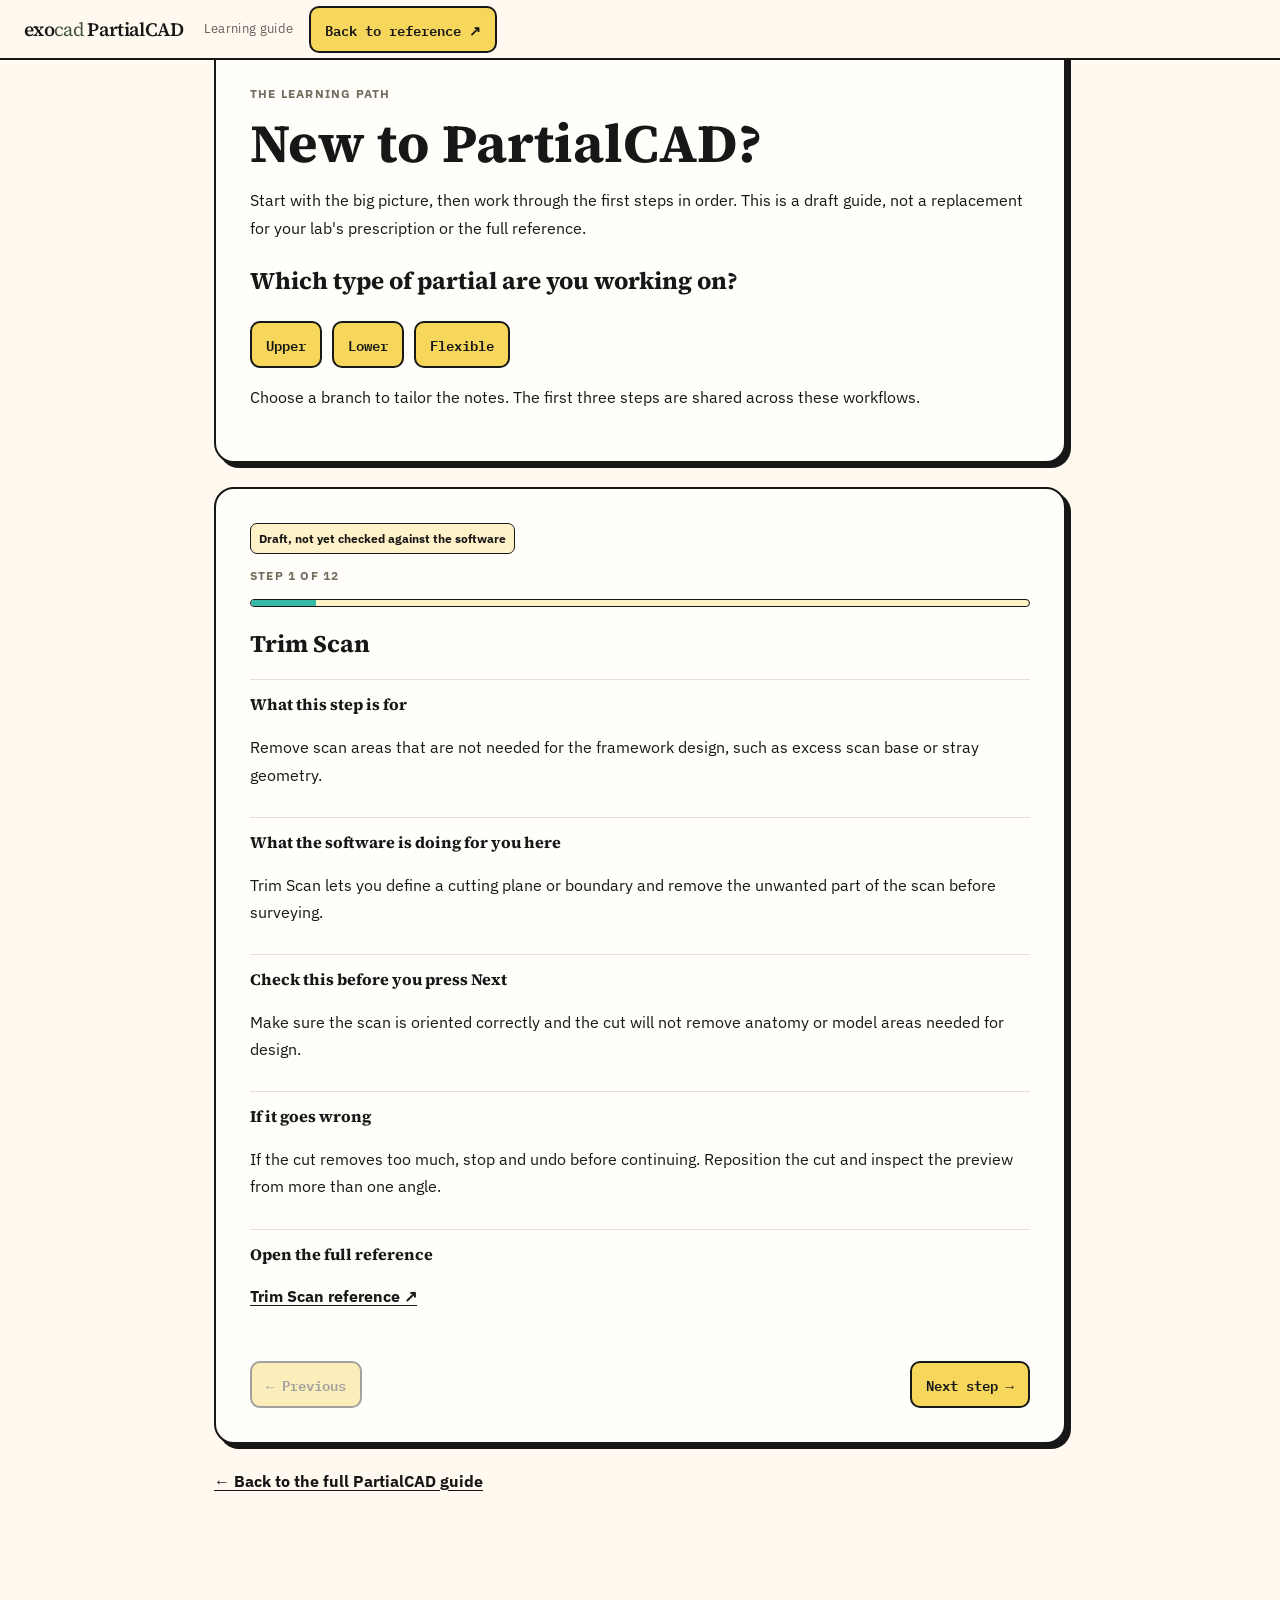
<file: partial-cad/learn/index.html>
<!DOCTYPE html>
<html lang="en">
<head>
<meta charset="UTF-8">
<meta name="viewport" content="width=device-width, initial-scale=1.0">
<title>New to PartialCAD? | exocad PartialCAD Guide</title>
<meta name="description" content="A step-by-step draft learning path for exocad PartialCAD beginners, starting with trim scan, survey and blockout.">
<meta property="og:title" content="New to PartialCAD?">
<meta property="og:description" content="Learn the PartialCAD workflow in order, one step at a time.">
<meta property="og:type" content="website">
<meta property="og:image" content="https://exocad-guide.pages.dev/partial-cad/og-preview.svg">
<link rel="canonical" href="https://exocad-guide.pages.dev/partial-cad/learn/">
<link rel="icon" type="image/svg+xml" href="../favicon.svg">
<link rel="stylesheet" href="../styles.css">
<style>
.learn-main{max-width:900px;margin:36px auto;padding:0 24px 56px}.learn-hero,.learn-step{background:#fffefa;border:2px solid #171717;border-radius:20px;box-shadow:5px 5px 0 #171717;padding:clamp(20px,4vw,34px);margin-bottom:24px}.learn-kicker{font-size:12px;font-weight:700;letter-spacing:.1em;color:#756d5e}.learn-main h1,.learn-main h2,.learn-main h3{font-family:var(--font-display);color:#171717}.learn-main h1{font-size:clamp(34px,6vw,54px);line-height:1.02;margin:8px 0 12px}.learn-main p,.learn-main li{line-height:1.7}.learn-branch{display:flex;gap:10px;flex-wrap:wrap;margin-top:16px}.learn-branch button,.learn-nav button,.learn-home-link{border:2px solid #171717;border-radius:10px;padding:10px 14px;background:#f6d75b;color:#171717;font:600 14px var(--font-utility);cursor:pointer;text-decoration:none}.learn-branch button[aria-pressed=true]{background:#35b8a4}.learn-step h2{margin:6px 0 16px}.learn-block{padding:12px 0;border-top:1px solid #e8dfd2}.learn-block h3{font-size:16px;margin:0 0 5px}.learn-draft{display:inline-block;background:#fff1c8;border:1px solid #171717;border-radius:7px;padding:5px 8px;font-size:12px;font-weight:700}.learn-nav{display:flex;justify-content:space-between;gap:12px;margin-top:22px}.learn-nav button:disabled{opacity:.4;cursor:not-allowed}.learn-reference{font-weight:700;color:#171717;text-underline-offset:3px}.learn-progress{height:8px;border:1px solid #171717;border-radius:99px;overflow:hidden;background:#fff1c8;margin:12px 0 18px}.learn-progress span{display:block;height:100%;background:#35b8a4;width:8.333%}
@media(max-width:600px){.learn-main{padding-inline:14px;margin-top:20px}.learn-nav button{flex:1}}
</style>
</head>
<body>
<a class="skip-link" href="#learn-content">Skip to learning path</a>
<header class="site-header"><a class="logo" href="../index.html" style="text-decoration:none">exo<span>cad</span> PartialCAD</a><span class="subtitle">Learning guide</span><a class="learn-home-link" href="../index.html">Back to reference ↗</a></header>
<main class="learn-main" id="learn-content">
<section class="learn-hero">
<p class="learn-kicker">THE LEARNING PATH</p>
<h1>New to PartialCAD?</h1>
<p>Start with the big picture, then work through the first steps in order. This is a draft guide, not a replacement for your lab's prescription or the full reference.</p>
<h2>Which type of partial are you working on?</h2>
<div class="learn-branch" role="group" aria-label="Choose framework type">
<button type="button" data-branch="upper" aria-pressed="false">Upper</button><button type="button" data-branch="lower" aria-pressed="false">Lower</button><button type="button" data-branch="flexible" aria-pressed="false">Flexible</button>
</div>
<p id="branch-note">Choose a branch to tailor the notes. The first three steps are shared across these workflows.</p>
</section>
<section class="learn-step" aria-live="polite">
<span class="learn-draft">Draft, not yet checked against the software</span>
<p class="learn-kicker" id="step-count">STEP 1 OF 12</p>
<div class="learn-progress" aria-hidden="true"><span id="progress-fill"></span></div>
<h2 id="step-title">Trim Scan</h2>
<div class="learn-block"><h3>What this step is for</h3><p id="step-purpose"></p></div>
<div class="learn-block"><h3>What the software is doing for you here</h3><p id="step-software"></p></div>
<div class="learn-block"><h3>Check this before you press Next</h3><p id="step-check"></p></div>
<div class="learn-block"><h3>If it goes wrong</h3><p id="step-recovery"></p></div>
<div class="learn-block"><h3>Open the full reference</h3><p><a class="learn-reference" id="step-reference" href="../index.html#trim-scan">Trim Scan reference ↗</a></p></div>
<div class="learn-nav"><button type="button" id="previous-step" disabled>← Previous</button><button type="button" id="next-step">Next step →</button></div>
</section>
<p><a class="learn-reference" href="../index.html">← Back to the full PartialCAD guide</a></p>
</main>
<script src="learn.js"></script>
</body>
</html>
</file>
<file: partial-cad/styles.css>
/* exocad PartialCAD guide — precision bench manual */

@font-face {
  font-family: "Source Serif 4";
  src: url("./fonts/source-serif-4-latin-400-normal.woff2") format("woff2");
  font-style: normal;
  font-weight: 400;
  font-display: swap;
}

@font-face {
  font-family: "Source Serif 4";
  src: url("./fonts/source-serif-4-latin-500-normal.woff2") format("woff2");
  font-style: normal;
  font-weight: 500;
  font-display: swap;
}

@font-face {
  font-family: "Source Serif 4";
  src: url("./fonts/source-serif-4-latin-600-normal.woff2") format("woff2");
  font-style: normal;
  font-weight: 600;
  font-display: swap;
}

@font-face {
  font-family: "Source Serif 4";
  src: url("./fonts/source-serif-4-latin-700-normal.woff2") format("woff2");
  font-style: normal;
  font-weight: 700;
  font-display: swap;
}

@font-face {
  font-family: "IBM Plex Sans";
  src: url("./fonts/ibm-plex-sans-latin-400-normal.woff2") format("woff2");
  font-style: normal;
  font-weight: 400;
  font-display: swap;
}

@font-face {
  font-family: "IBM Plex Sans";
  src: url("./fonts/ibm-plex-sans-latin-500-normal.woff2") format("woff2");
  font-style: normal;
  font-weight: 500;
  font-display: swap;
}

@font-face {
  font-family: "IBM Plex Sans";
  src: url("./fonts/ibm-plex-sans-latin-600-normal.woff2") format("woff2");
  font-style: normal;
  font-weight: 600;
  font-display: swap;
}

@font-face {
  font-family: "IBM Plex Sans";
  src: url("./fonts/ibm-plex-sans-latin-700-normal.woff2") format("woff2");
  font-style: normal;
  font-weight: 700;
  font-display: swap;
}

@font-face {
  font-family: "IBM Plex Mono";
  src: url("./fonts/ibm-plex-mono-latin-400-normal.woff2") format("woff2");
  font-style: normal;
  font-weight: 400;
  font-display: swap;
}

@font-face {
  font-family: "IBM Plex Mono";
  src: url("./fonts/ibm-plex-mono-latin-600-normal.woff2") format("woff2");
  font-style: normal;
  font-weight: 600;
  font-display: swap;
}

:root {
  color-scheme: light;
  --page-bg: #f2f5f7;
  --surface: #ffffff;
  --surface-raised: #eaf0f4;
  --ink: #152c3d;
  --muted: #4b6473;
  --accent: #0057b8;
  --accent-deep: #003d82;
  --border: #c6d2da;
  --warning-ink: #694000;
  --warning-bg: #fff4df;
  --info-bg: #e9f2f8;
  --success-bg: #eaf3ee;
  --sidebar-w: 264px;
  --header-h: 60px;
  --content-max: 46rem;
  --font-display: "Source Serif 4", Georgia, serif;
  --font-body: "IBM Plex Sans", "Segoe UI", sans-serif;
  --font-utility: "IBM Plex Mono", "SFMono-Regular", Consolas, monospace;
  --ease-standard: cubic-bezier(.2, .7, .2, 1);
}

*,
*::before,
*::after {
  box-sizing: border-box;
}

html {
  min-width: 320px;
  scroll-behavior: smooth;
  scroll-padding-top: calc(var(--header-h) + 24px);
}

body {
  min-width: 320px;
  margin: 0;
  background: var(--page-bg);
  color: var(--ink);
  font-family: var(--font-body);
  font-size: 16px;
  line-height: 1.62;
  text-rendering: optimizeLegibility;
  -webkit-font-smoothing: antialiased;
}

button,
input {
  font: inherit;
}

button,
a,
input {
  -webkit-tap-highlight-color: transparent;
}

button {
  color: inherit;
}

a {
  color: var(--accent-deep);
}

a:hover {
  color: var(--accent);
}

:focus-visible {
  outline: 3px solid var(--accent);
  outline-offset: 3px;
}

[hidden] {
  display: none !important;
}

.visually-hidden {
  position: absolute;
  width: 1px;
  height: 1px;
  padding: 0;
  margin: -1px;
  overflow: hidden;
  clip: rect(0, 0, 0, 0);
  white-space: nowrap;
  border: 0;
}

/* ---------- SKIP LINK + HEADER ---------- */
.skip-link {
  position: fixed;
  z-index: 60;
  top: 8px;
  left: 8px;
  padding: 9px 14px;
  transform: translateY(-160%);
  background: var(--surface);
  color: var(--ink);
  border: 1px solid var(--border);
  border-radius: 4px;
  font-weight: 700;
  text-decoration: none;
}

.skip-link:focus {
  transform: translateY(0);
}

.site-header {
  position: fixed;
  z-index: 50;
  inset: 0 0 auto;
  display: flex;
  align-items: center;
  gap: 16px;
  height: var(--header-h);
  padding: 0 24px;
  background: var(--ink);
  color: #fff;
}

.site-header .logo {
  color: #fff;
  font-size: 19px;
  font-weight: 700;
  letter-spacing: -.035em;
  white-space: nowrap;
}

.site-header .logo span {
  font-weight: 400;
}

.site-header .subtitle {
  margin-left: 4px;
  color: #d6e1e8;
  font-size: 13px;
  letter-spacing: .025em;
}

.hamburger {
  display: none;
  align-items: center;
  justify-content: center;
  width: 42px;
  height: 42px;
  padding: 0;
  border: 1px solid rgb(255 255 255 / 28%);
  border-radius: 5px;
  background: transparent;
  color: #fff;
  cursor: pointer;
  font-size: 22px;
}

.hamburger:hover {
  background: rgb(255 255 255 / 10%);
}

/* ---------- TOOL INDEX ---------- */
.sidebar {
  position: fixed;
  z-index: 30;
  top: var(--header-h);
  bottom: 0;
  left: 0;
  width: var(--sidebar-w);
  overflow-y: auto;
  overscroll-behavior: contain;
  padding: 18px 12px 32px;
  background: var(--page-bg);
  border-right: 1px solid var(--border);
  scrollbar-color: #aebdc7 transparent;
  scrollbar-width: thin;
}

.sidebar::-webkit-scrollbar {
  width: 6px;
}

.sidebar::-webkit-scrollbar-thumb {
  border-radius: 4px;
  background: #aebdc7;
}

.search-box {
  position: relative;
  margin: 0 4px 18px;
}

.search-box input {
  width: 100%;
  min-height: 44px;
  padding: 9px 12px 9px 36px;
  border: 1px solid #aebdc7;
  border-radius: 5px;
  background: var(--surface);
  color: var(--ink);
  font-size: 14px;
}

.search-box input::placeholder {
  color: var(--muted);
  opacity: 1;
}

.search-box input:focus-visible {
  outline-offset: 2px;
  border-color: var(--accent);
}

.search-icon {
  position: absolute;
  top: 7px;
  left: 11px;
  color: var(--muted);
  font-size: 24px;
  line-height: 1;
  pointer-events: none;
}

.search-status {
  min-height: 1.4em;
  margin: 7px 1px 0;
  color: var(--muted);
  font-size: 12px;
  line-height: 1.4;
}

.nav-section {
  margin: 0 0 8px;
}

.nav-section-title {
  display: flex;
  align-items: center;
  justify-content: space-between;
  width: 100%;
  min-height: 40px;
  padding: 7px 8px;
  border: 0;
  border-radius: 4px;
  background: transparent;
  color: var(--muted);
  cursor: pointer;
  font-size: 11px;
  font-weight: 700;
  letter-spacing: .09em;
  line-height: 1.3;
  text-align: left;
  text-transform: uppercase;
}

.nav-section-title:hover {
  background: rgb(255 255 255 / 70%);
  color: var(--ink);
}

.nav-section-title .chevron {
  flex: 0 0 auto;
  margin-left: 8px;
  font-size: 9px;
  transition: transform 160ms var(--ease-standard);
}

.nav-section.collapsed .chevron {
  transform: rotate(-90deg);
}

.nav-section.collapsed .nav-links {
  display: none;
}

.nav-links {
  margin: 1px 0 0;
  padding: 0;
  list-style: none;
}

.nav-links a {
  display: flex;
  align-items: center;
  justify-content: space-between;
  gap: 8px;
  min-height: 40px;
  padding: 7px 9px 7px 12px;
  border-left: 3px solid transparent;
  border-radius: 0 4px 4px 0;
  color: var(--ink);
  font-size: 13px;
  line-height: 1.35;
  text-decoration: none;
  transition: background-color 140ms ease, color 140ms ease;
}

.nav-links a:hover {
  background: rgb(255 255 255 / 76%);
  color: var(--accent-deep);
}

.nav-links a.active {
  border-left-color: var(--accent);
  background: var(--surface);
  color: var(--accent-deep);
  font-weight: 700;
}

.nav-links a .kbd-hint {
  flex: 0 0 auto;
  padding: 1px 5px;
  border: 1px solid var(--border);
  border-radius: 3px;
  background: var(--surface);
  color: var(--muted);
  font-family: var(--font-utility);
  font-size: 10px;
  line-height: 1.45;
}

/* ---------- MAIN READING COLUMN ---------- */
.main-content {
  min-height: 100vh;
  margin: var(--header-h) 0 0 var(--sidebar-w);
  padding: clamp(42px, 6vw, 82px) clamp(24px, 5vw, 80px) 96px;
}

.main-content > * {
  width: min(100%, var(--content-max));
  margin-right: auto;
  margin-left: auto;
}

.hero {
  margin-bottom: clamp(60px, 8vw, 104px);
  padding: 0;
  
}

.hero .eyebrow {
  margin: 0 0 15px;
  color: var(--accent-deep);
  font-size: 12px;
  font-weight: 700;
  letter-spacing: .12em;
  text-transform: uppercase;
}

.hero .eyebrow span {
  padding: 0 5px;
  color: var(--muted);
}

.hero h1 {
  max-width: 14ch;
  margin: 0 0 15px;
  color: var(--ink);
  font-family: var(--font-display);
  font-size: clamp(38px, 5.2vw, 58px);
  font-weight: 500;
  letter-spacing: -.035em;
  line-height: 1.04;
}

.hero > p:not(.eyebrow) {
  max-width: 58ch;
  margin: 0;
  color: var(--muted);
  font-size: 18px;
  line-height: 1.55;
}

.hero-actions {
  display: flex;
  align-items: center;
  flex-wrap: wrap;
  gap: 16px 24px;
  margin-top: 26px;
}

.hero-link {
  display: inline-flex;
  align-items: center;
  gap: 9px;
  min-height: 44px;
  color: var(--accent-deep);
  font-size: 14px;
  font-weight: 700;
  text-decoration-thickness: 1px;
  text-underline-offset: 4px;
}

.hero-link span {
  font-size: 18px;
}

.print-btn {
  min-height: 40px;
  padding: 7px 2px;
  border: 0;
  border-bottom: 1px solid var(--border);
  background: transparent;
  color: var(--muted);
  cursor: pointer;
  font-size: 13px;
  text-decoration: none;
}

.print-btn:hover {
  border-color: var(--accent);
  color: var(--accent-deep);
}

.tool-section {
  position: relative;
  margin: 0 0 clamp(56px, 7vw, 88px);
  padding: 0;
  
}

.tool-section:target h2,
.hero:target h1 {
  text-decoration: underline;
  text-decoration-color: var(--accent);
  text-decoration-thickness: 3px;
  text-underline-offset: 7px;
}

.tool-section h2 {
  display: flex;
  align-items: center;
  flex-wrap: wrap;
  gap: 9px;
  margin: 0 0 15px;
  color: var(--ink);
  font-family: var(--font-display);
  font-size: clamp(25px, 3vw, 31px);
  font-weight: 600;
  letter-spacing: -.018em;
  line-height: 1.2;
}

.tool-section h2 .step-badge {
  display: inline-flex;
  align-items: center;
  justify-content: center;
  flex: 0 0 auto;
  width: 30px;
  height: 30px;
  border: 1px solid var(--accent);
  border-radius: 4px;
  background: var(--accent);
  color: #fff;
  font-family: var(--font-utility);
  font-size: 13px;
  font-weight: 600;
  line-height: 1;
}

.tool-section h3 {
  margin: 29px 0 10px;
  color: var(--ink);
  font-size: 17px;
  font-weight: 700;
  letter-spacing: -.01em;
  line-height: 1.35;
}

.tool-section h4 {
  margin: 19px 0 7px;
  color: var(--muted);
  font-size: 14px;
  font-weight: 700;
}

.tool-section p {
  max-width: 72ch;
  margin: 0 0 13px;
}

.tool-section ul,
.tool-section ol {
  margin: 10px 0 17px;
  padding-left: 23px;
}

.tool-section li {
  margin-bottom: 6px;
  padding-left: 2px;
}

.tool-section li::marker {
  color: var(--accent-deep);
}

/* ---------- STATUS + SHORTCUT LABELS ---------- */
.badge {
  display: inline-flex;
  align-items: center;
  min-height: 24px;
  margin-left: 3px;
  padding: 3px 8px;
  border: 1px solid var(--border);
  border-radius: 4px;
  background: var(--surface);
  color: var(--ink);
  font-family: var(--font-body);
  font-size: 11px;
  font-weight: 700;
  letter-spacing: .025em;
  line-height: 1.2;
  vertical-align: middle;
}

.badge-workflow {
  border-color: #b8cfe0;
  background: #e9f2f8;
  color: #123b5b;
}

.badge-expert {
  background: #edf1f3;
  color: var(--ink);
}

.badge-hotkey {
  border-color: #aebdc7;
  background: var(--surface-raised);
  color: var(--ink);
  font-family: var(--font-utility);
  font-size: 10px;
}

kbd {
  display: inline-block;
  padding: 1px 5px;
  border: 1px solid #b8c6cf;
  border-bottom-width: 2px;
  border-radius: 3px;
  background: #f3f6f8;
  color: var(--ink);
  font-family: var(--font-utility);
  font-size: .82em;
  line-height: 1.45;
  white-space: nowrap;
}

/* ---------- TABLES ---------- */
.table-wrap {
  max-width: 100%;
  margin: 14px 0 20px;
  overflow-x: auto;
  overscroll-behavior-inline: contain;
  border: 1px solid var(--border);
  border-radius: 5px;
  background: var(--surface);
  scrollbar-color: #aebdc7 transparent;
  scrollbar-width: thin;
}

.table-wrap:focus-visible {
  outline-offset: 2px;
}

.param-table {
  width: 100%;
  min-width: 38rem;
  border-collapse: collapse;
  background: var(--surface);
  font-size: 14px;
  line-height: 1.5;
}

.param-table th {
  padding: 10px 13px;
  background: var(--surface-raised);
  color: var(--ink);
  font-size: 11px;
  font-weight: 700;
  letter-spacing: .07em;
  text-align: left;
  text-transform: uppercase;
}

.param-table td {
  padding: 10px 13px;
  border-top: 1px solid #dce4e9;
  vertical-align: top;
}

.param-table tbody tr:nth-child(even) td {
  background: #fafcfd;
}

.param-table code {
  padding: 1px 5px;
  border-radius: 3px;
  background: var(--surface-raised);
  color: var(--accent-deep);
  font-family: var(--font-utility);
  font-size: 12px;
}

/* ---------- NOTES + CALLOUTS ---------- */
.callout {
  display: flex;
  align-items: flex-start;
  gap: 11px;
  margin: 19px 0 21px;
  padding: 13px 16px;
  border-left: 4px solid var(--accent);
  border-radius: 0 5px 5px 0;
  color: var(--ink);
  font-size: 14px;
  line-height: 1.55;
}

.callout .callout-icon {
  flex: 0 0 auto;
  margin-top: 1px;
  color: var(--accent-deep);
  font-size: 17px;
  line-height: 1.4;
}

.callout-tip {
  border-left-color: #2d6d55;
  background: var(--success-bg);
}

.callout-tip .callout-icon {
  color: #245940;
}

.callout-warning {
  border-left-color: #9a5b00;
  background: var(--warning-bg);
}

.callout-warning .callout-icon {
  color: var(--warning-ink);
}

.callout-info {
  background: var(--info-bg);
}

/* ---------- KEYBOARD SHORTCUT INDEX ---------- */
.kbd-grid {
  display: grid;
  grid-template-columns: repeat(2, minmax(0, 1fr));
  column-gap: 28px;
  margin: 14px 0 22px;
}

.kbd-item {
  display: flex;
  align-items: center;
  justify-content: space-between;
  gap: 12px;
  min-height: 42px;
  padding: 7px 2px;
  border-bottom: 1px solid #dce4e9;
  color: var(--ink);
  font-size: 13px;
}

.kbd-item kbd {
  flex: 0 0 auto;
}

/* ---------- WORKFLOW SPINE ---------- */
.workflow-flow {
  display: grid;
  grid-auto-flow: column;
  grid-template-columns: repeat(2, minmax(0, 1fr));
  grid-template-rows: repeat(6, auto);
  column-gap: 34px;
  margin: 16px 0 24px;
  padding: 0;
  list-style: none;
  counter-reset: workflow-step;
}

.workflow-flow li {
  position: relative;
  min-height: 45px;
  margin: 0;
  padding: 7px 0 10px 22px;
  border-left: 1px solid #9db6c8;
  counter-increment: workflow-step;
}

.workflow-flow li::before {
  position: absolute;
  top: 7px;
  left: -12px;
  display: grid;
  width: 23px;
  height: 23px;
  place-items: center;
  border: 1px solid var(--accent);
  border-radius: 4px;
  background: var(--page-bg);
  color: var(--accent-deep);
  content: counter(workflow-step);
  font-family: var(--font-utility);
  font-size: 10px;
  font-weight: 600;
}

.workflow-flow li:nth-child(6) {
  border-left-color: transparent;
}
.workflow-flow li:last-child {
  border-left-color: transparent;
}

.workflow-flow a {
  color: var(--ink);
  font-size: 14px;
  font-weight: 600;
  text-decoration: none;
  text-underline-offset: 3px;
}

.workflow-flow a:hover {
  color: var(--accent-deep);
  text-decoration: underline;
}

/* ---------- BACK TO TOP + MOBILE DRAWER ---------- */
.back-to-top {
  position: fixed;
  z-index: 10;
  right: 24px;
  bottom: 24px;
  display: grid;
  width: 44px;
  height: 44px;
  place-items: center;
  border: 1px solid var(--accent-deep);
  border-radius: 5px;
  background: var(--accent);
  color: #fff;
  cursor: pointer;
  font-size: 21px;
  line-height: 1;
}

.back-to-top:hover {
  background: var(--accent-deep);
}

.overlay {
  display: none;
}

/* ---------- RESPONSIVE ---------- */
@media (max-width: 920px) {
  .hamburger {
    display: inline-flex;
  }

  .site-header {
    gap: 12px;
    padding-inline: 16px;
  }

  .sidebar {
    z-index: 30;
    width: min(var(--sidebar-w), calc(100vw - 48px));
    box-shadow: 8px 0 24px rgb(21 44 61 / 8%);
    transform: translateX(-105%);
    transition: transform 180ms var(--ease-standard);
  }

  .sidebar.open {
    transform: translateX(0);
  }

  .overlay.open {
    position: fixed;
    z-index: 20;
    inset: var(--header-h) 0 0;
    display: block;
    width: 100%;
    padding: 0;
    border: 0;
    background: rgb(21 44 61 / 34%);
    cursor: default;
  }

  .main-content {
    margin-left: 0;
    padding-inline: clamp(20px, 6vw, 52px);
  }

  .nav-links a {
    min-height: 44px;
  }
}

@media (max-width: 600px) {
  .site-header .logo {
    font-size: 17px;
  }

  .site-header .subtitle {
    display: none;
  }

  .main-content {
    padding-top: 42px;
    padding-bottom: 72px;
  }

  .hero {
    margin-bottom: 58px;
  }

  .hero h1 {
    max-width: 12ch;
    font-size: clamp(37px, 12vw, 48px);
  }

  .hero > p:not(.eyebrow) {
    font-size: 16px;
  }

  .hero-actions {
    gap: 8px 18px;
  }

  .tool-section h2 {
    gap: 7px;
  }

  .kbd-grid,
  .workflow-flow {
    grid-template-columns: 1fr;
  }

  .kbd-item {
    min-height: 44px;
  }

  .back-to-top {
    right: 16px;
    bottom: 16px;
  }
}

@media (prefers-reduced-motion: reduce) {
  html {
    scroll-behavior: auto;
  }

  *,
  *::before,
  *::after {
    scroll-behavior: auto !important;
    animation-duration: .01ms !important;
    animation-iteration-count: 1 !important;
    transition-duration: .01ms !important;
  }
}

@media print {
  :root {
    --page-bg: #fff;
    --surface: #fff;
    --ink: #111;
    --muted: #333;
    --border: #888;
  }

  html,
  body {
    min-width: 0;
    background: #fff;
    color: #111;
    font-size: 11pt;
  }

  .site-header,
  .sidebar,
  .overlay,
  .skip-link,
  .back-to-top,
  .hero-actions {
    display: none !important;
  }

  .main-content {
    min-height: 0;
    margin: 0;
    padding: 0;
  }

  .main-content > * {
    width: 100%;
    max-width: none;
  }

  .hero {
    margin: 0 0 28pt;
  }

  .hero h1,
  .tool-section h2,
  .tool-section h3 {
    color: #111;
  }

  .tool-section {
    margin-bottom: 24pt;
    break-inside: auto;
  }

  .table-wrap {
    max-width: none;
    overflow: visible;
    border-color: #888;
  }

  .param-table {
    width: 100%;
    min-width: 0;
    font-size: 9pt;
    break-inside: auto;
  }

  .param-table thead {
    display: table-header-group;
  }

  .param-table tr {
    break-inside: avoid;
  }

  .callout,
  .badge,
  .param-table th,
  .workflow-flow li::before {
    print-color-adjust: exact;
    -webkit-print-color-adjust: exact;
  }
}



/* Problem-first PartialCAD help interface */
.help-home,.tool-explorer,.reference-intro{max-width:1160px;margin:0 auto 44px;}
.help-home{padding:42px clamp(18px,4vw,52px) 30px;border:1px solid #d4dee6;border-radius:12px;background:#fff}
.help-home-copy{max-width:760px}
.eyebrow,.section-kicker,.task-shortcuts-label{margin:0 0 10px;color:#60778a;font:600 10px var(--font-utility);letter-spacing:.11em}
.help-home h1{margin:0;color:#142e42;font:600 clamp(34px,5vw,52px)/1.08 var(--font-body);letter-spacing:-.055em}
.help-lede{max-width:64ch;margin:15px 0 0;color:#5d7181;font-size:15px;line-height:1.75}
.quick-search-panel{margin-top:28px;padding:18px;border:1px solid #cbd8e2;border-radius:9px;background:#f7f9fb}
.quick-search-panel>label{display:block;margin-bottom:9px;color:#1d3548;font-size:13px;font-weight:600}
.quick-search-input{display:flex;align-items:center;gap:11px;min-height:54px;padding:0 14px;border:1px solid #bacbd9;border-radius:7px;background:#fff;color:#577084}
.quick-search-input>span{font-size:22px;line-height:1}
.quick-search-input input{width:100%;min-width:0;border:0;outline:0;background:transparent;color:#172f42;font-size:15px}
.quick-search-input input::placeholder{color:#8998a5}
.quick-search-input kbd{flex:0 0 auto}
.search-hint{margin:8px 0 0;color:#788997;font-size:11px}
.task-shortcuts{margin-top:23px}
.task-shortcuts-label{margin-bottom:10px}
.task-shortcut-list{display:flex;flex-wrap:wrap;gap:8px}
.task-shortcut{min-height:38px;padding:8px 12px;border:1px solid #d1dce5;border-radius:6px;background:#fff;color:#2c4b63;font-size:12px;text-align:left;cursor:pointer}
.task-shortcut:hover,.task-shortcut:focus-visible{border-color:#759cbe;background:#f2f7fb}
.tool-library-heading{display:flex;align-items:flex-end;justify-content:space-between;gap:20px;margin-bottom:20px}
.tool-library-heading h2,.reference-intro h2{margin:0;color:#173146;font:600 clamp(26px,3vw,34px)/1.2 var(--font-body);letter-spacing:-.04em}
.section-intro{max-width:70ch;margin:8px 0 0;color:#5a6f7f;font-size:13px;line-height:1.7}
.tool-count{white-space:nowrap;color:#6e8190;font:11px var(--font-utility)}
.explorer-controls{margin:0 0 12px;padding:0;border:0;background:transparent}
.filter-row{display:flex;flex-wrap:wrap;gap:7px}
.filter-chip{min-height:35px;padding:7px 12px;border:1px solid #d3dde5;border-radius:6px;background:#fff;color:#5b7182;font-size:11px;cursor:pointer}
.filter-chip.is-active{border-color:#6f95b7;background:#eaf2f8;color:#1d4c74;font-weight:600}
.explorer-status{min-height:18px;margin:0 0 12px;color:#758695;font-size:11px}
.tool-card-grid{display:grid;grid-template-columns:repeat(3,minmax(0,1fr));gap:12px}
.tool-card{display:flex;min-width:0;min-height:174px;flex-direction:column;padding:17px;border:1px solid #d7e0e7;border-radius:8px;background:#fff;color:#183247;text-decoration:none;transition:border-color .15s,box-shadow .15s}
.tool-card:hover{border-color:#9db5c8;box-shadow:0 5px 16px #1b35470b;color:#183247}
.tool-card-meta{display:flex;align-items:center;justify-content:space-between;gap:8px;margin-bottom:15px;color:#7a8d9b;font:600 9px var(--font-utility);letter-spacing:.07em}
.tool-card b{margin-bottom:7px;color:#1b3448;font-size:15px;font-weight:600;line-height:1.35}
.tool-card p{margin:0 0 16px;color:#5f7484;font-size:12px;line-height:1.65}
.tool-card-action{display:flex;justify-content:space-between;gap:8px;margin-top:auto;padding-top:10px;border-top:1px solid #edf1f4;color:#315f88;font-size:11px;font-weight:600}
.tool-card-action span{font-size:15px;line-height:1}
.empty-results{padding:28px;border:1px dashed #c8d6e0;border-radius:8px;background:#fff;text-align:center}
.empty-results b{color:#19364b}
.empty-results p{color:#657b8b;font-size:12px}
.empty-results button{padding:8px 12px;border:1px solid #cbd8e2;border-radius:5px;background:#fff;color:#315f88;cursor:pointer}
.reference-intro{padding:20px 0;border-top:1px solid #d7e0e7}
.reference-intro p:last-child{max-width:75ch;color:#6a7e8d;font-size:12px}
.callout-icon{display:none!important}
.tool-section{}
@media(min-width:921px){.main-content{margin-left:var(--sidebar-w)}}
@media(max-width:1180px){.tool-card-grid{grid-template-columns:repeat(2,minmax(0,1fr))}}
@media(max-width:600px){
  .help-home{margin-inline:-8px;padding:28px 17px 22px}
  .help-home h1{font-size:37px}
  .help-lede{font-size:13px}
  .quick-search-panel{padding:12px}
  .quick-search-input{min-height:49px;padding:0 10px}
  .quick-search-input input{font-size:13px}
  .task-shortcut-list{display:grid;grid-template-columns:repeat(2,minmax(0,1fr))}
  .task-shortcut{min-height:43px;padding:8px 9px}
  .tool-library-heading{align-items:flex-start;flex-direction:column;gap:9px}
  .tool-card-grid{grid-template-columns:1fr}
  .tool-card{min-height:0;padding:15px}
  .filter-row{gap:6px}
  .filter-chip{padding:7px 9px}
}
@media(prefers-reduced-motion:reduce){.tool-card{transition:none}}
@media print{.site-header,.sidebar,.help-home,.tool-explorer,.back-to-top{display:none!important}.main-content{margin:0;padding:0}.reference-intro{display:block}}

/* Search fixes: stronger contrast, one shared finder, and visible match context */
:root{
  --guide-muted-strong:#526777;
  --guide-border:#cbd7e0;
  --guide-surface-soft:#f5f8fa;
  --guide-link:#245985;
}
.search-hint,.explorer-status,.tool-count,.tool-card-meta{color:var(--guide-muted-strong)}
.quick-search-input input::placeholder{color:#667b8a;opacity:1}
.tool-card-meta{font-size:11px;letter-spacing:.035em}
.search-hint,.explorer-status,.tool-count{font-size:12px}
.filter-chip{font-size:12px;color:#425a6b}
.tool-card p{font-size:13px}
.tool-card-action{font-size:12px}
.guide-disclaimer{margin:12px 0 0;color:#53697a;font-size:12px;line-height:1.6}
.guide-disclaimer a{font-weight:600}
.tool-match-snippet{display:block;margin:0 0 13px;padding:8px 9px;border-left:2px solid #7698b5;background:#f3f7fa;color:#40596c;font-size:12px;line-height:1.55}
.tool-match-snippet[hidden]{display:none}
.wax-rescue{margin:0 0 18px;padding:20px;border:1px solid #b9cbd9;border-radius:8px;background:#f6f9fb}
.wax-rescue[hidden]{display:none}
.wax-rescue-heading h3{margin:0;color:#18354b;font-size:22px;letter-spacing:-.025em}
.wax-rescue-heading>p:last-child{margin:7px 0 15px;color:#526b7d;font-size:13px}
.wax-rescue-steps{display:grid;gap:8px;margin:0;padding:0;list-style:none}
.wax-rescue-steps a{display:grid;grid-template-columns:30px minmax(0,1fr) 16px;align-items:start;gap:11px;padding:12px;border:1px solid #d4dfe7;border-radius:6px;background:#fff;text-decoration:none}
.wax-rescue-steps a:hover{border-color:#8daac0}
.rescue-step-number{display:grid;place-items:center;width:26px;height:26px;border-radius:4px;background:#e4edf4;color:#254e70;font-size:12px;font-weight:700}
.wax-rescue-steps strong{display:block;color:#1b3549;font-size:14px}
.wax-rescue-steps small{display:block;margin-top:4px;color:#4e6577;font-size:12px;line-height:1.55}
.rescue-arrow{color:#315f88;font-size:18px}
.glossary-list{display:grid;grid-template-columns:repeat(2,minmax(0,1fr));gap:0 22px;margin:18px 0}
.glossary-list>div{padding:13px 0;border-bottom:1px solid var(--guide-border)}
.glossary-list dt{color:#1d3c53;font-size:14px;font-weight:700}
.glossary-list dd{margin:4px 0 0;color:#40596c;font-size:13px;line-height:1.65}
.back-to-finder{display:inline-block;margin:0 0 16px;color:var(--guide-link);font-size:12px;font-weight:600;text-decoration:none}
.back-to-finder:hover{text-decoration:underline}
@media(max-width:600px){.glossary-list{grid-template-columns:1fr}.wax-rescue{padding:13px}.wax-rescue-steps a{gap:8px;padding:10px}.wax-rescue-steps strong{font-size:13px}}

/* Beginner workflow and glossary search results */
.badge-legend{max-width:78ch;margin:10px 0 0;color:#40596c;font-size:12px;line-height:1.65}
.badge-legend strong{color:#1d3c53}
.workflow-branches{display:grid;grid-template-columns:repeat(3,minmax(0,1fr));gap:12px;margin:16px 0}
.workflow-branches article{padding:15px;border:1px solid var(--guide-border,#cbd7e0);border-top:3px solid #557f9f;border-radius:5px;background:#fff}
.workflow-branches h4{margin:0 0 7px;color:#1b3b53;font-size:14px}
.workflow-branches p{margin:0;color:#40596c;font-size:13px;line-height:1.7}
.workflow-note{margin:0 0 18px;color:#526777;font-size:12px;line-height:1.65}
.glossary-search-results{margin:0 0 18px;padding:15px;border:1px solid #cbd7e0;border-radius:7px;background:#f5f8fa}
.glossary-search-results[hidden]{display:none}
.glossary-search-results h3{margin:0 0 10px;color:#1d3c53;font-size:15px}
.glossary-search-list{display:grid;grid-template-columns:repeat(2,minmax(0,1fr));gap:8px}
.glossary-search-list a{display:block;padding:10px;border:1px solid #d4dfe7;border-radius:5px;background:#fff;text-decoration:none}
.glossary-search-list a:hover{border-color:#8daac0}
.glossary-search-list strong{display:block;color:#1d3c53;font-size:13px}
.glossary-search-list span{display:block;margin-top:4px;color:#40596c;font-size:12px;line-height:1.55}
@media(max-width:700px){.workflow-branches,.glossary-search-list{grid-template-columns:1fr}}

/* Keep the guide's editorial serif heading voice while using sans-serif for controls. */
.help-home h1,.tool-library-heading h2,.reference-intro h2{font-family:var(--font-display);letter-spacing:-.035em;font-weight:600}
:root{--finder-ink:#183247;--finder-muted:#526777;--finder-border:#cbd7e0;--finder-soft:#f5f8fa;--finder-link:#245985}
.help-home h1,.tool-library-heading h2,.reference-intro h2,.wax-rescue-heading h3{color:var(--finder-ink)}
.search-hint,.explorer-status,.tool-count,.tool-card-meta,.guide-disclaimer,.badge-legend,.workflow-note{color:var(--finder-muted)}
.wax-rescue,.glossary-search-results{border-color:var(--finder-border);background:var(--finder-soft)}
.back-to-finder{color:var(--finder-link)}


/* Warm workshop-manual refresh: quieter surfaces, fewer hard boxes, faster feedback. */
:root {
  --page-bg: #f7f4ec;
  --surface: #fffdf8;
  --surface-raised: #eee9dc;
  --ink: #2e342c;
  --muted: #6d7164;
  --accent: #6e8060;
  --accent-deep: #43553a;
  --border: #ddd8ca;
  --warning-ink: #714b1e;
  --warning-bg: #fbf0d9;
  --info-bg: #edf0e6;
  --success-bg: #edf1e8;
  --font-display: "Source Serif 4", Georgia, serif;
  --font-body: "IBM Plex Sans", "Segoe UI", sans-serif;
  --ease-standard: cubic-bezier(.2, .6, .25, 1);
}
html { scroll-behavior: auto; }
.site-header { background: #f7f4ec; color: var(--ink); border-bottom: 1px solid var(--border); }
.site-header .logo { color: var(--ink); font-family: var(--font-display); font-weight: 600; }
.site-header .logo span { color: var(--accent-deep); font-weight: 400; }
.site-header .subtitle { color: var(--muted); }
.hamburger { border-color: var(--border); color: var(--ink); border-radius: 9px; }
.hamburger:hover { background: var(--surface-raised); }
.sidebar { background: #f3efe5; border-right-color: var(--border); }
.nav-section-title { letter-spacing: .055em; }
.nav-links a { border-left-width: 2px; border-radius: 0 8px 8px 0; }
.nav-links a.active { background: #e7eadf; color: var(--accent-deep); }
.main-content { padding-top: clamp(36px, 5vw, 68px); }
.help-home { margin-bottom: 54px; }
.help-home h1 { font-size: clamp(42px, 5.6vw, 66px); font-weight: 500; line-height: 1.02; }
.help-home .eyebrow, .section-kicker, .footer-kicker { color: var(--accent-deep); letter-spacing: .085em; font-size: 11px; font-weight: 700; }
.help-lede { max-width: 54ch; color: #565c50; font-size: 17px; line-height: 1.65; }
.guide-disclaimer { max-width: 64ch; font-size: 12px; }
.quick-search-panel { margin-top: 28px; padding: 19px 0 17px; border-top: 1px solid var(--border); border-bottom: 1px solid var(--border); background: transparent; }
.quick-search-panel label { font-family: var(--font-display); font-size: 21px; font-weight: 600; }
.quick-search-input { border-radius: 12px; border-color: #d0cbbb; background: var(--surface); box-shadow: 0 2px 8px rgb(53 58 44 / 4%); }
.quick-search-input:focus-within { border-color: var(--accent); box-shadow: 0 0 0 3px rgb(110 128 96 / 12%); }
.quick-search-input input { min-height: 52px; }
.search-hint, .explorer-status, .tool-count { color: var(--muted); }
.tool-library-heading { align-items: end; }
.tool-library-heading h2 { font-size: clamp(29px, 3.5vw, 38px); font-weight: 500; }
.tool-count { padding: 0; border: 0; background: transparent; font-size: 12px; }
.filter-chip { border-radius: 999px; border-color: var(--border); background: transparent; color: var(--muted); }
.filter-chip:hover, .filter-chip.is-active { border-color: var(--accent); background: #e8ebdf; color: var(--accent-deep); }
.tool-card-grid { gap: 12px; }
.tool-card { padding: 18px 18px 17px; border: 1px solid #e3ded1; border-radius: 12px; background: rgb(255 253 248 / 82%); box-shadow: none; transition: border-color 100ms ease, background-color 100ms ease; }
.tool-card:hover { transform: none; border-color: #aeb89f; background: #fffdf8; box-shadow: 0 4px 12px rgb(53 58 44 / 5%); }
.tool-card b { color: var(--ink); font-size: 16px; }
.tool-card p { color: #62685b; line-height: 1.55; }
.tool-card-meta { color: var(--muted); }
.tool-card-action { color: var(--accent-deep); }
.tool-section { margin-bottom: clamp(44px, 6vw, 72px); }
.tool-section h2 { font-weight: 500; }
.tool-section h2 .step-badge { border-color: var(--accent); background: var(--accent); }
.badge { border-radius: 999px; font-weight: 600; }
.badge-workflow { border-color: #d5ddca; background: #edf0e6; color: #43553a; }
.badge-expert { border-color: #ddd8ca; background: #f1eee5; color: #666a5d; }
.badge-hotkey { border-color: #ddd8ca; background: #f7f4ec; }
kbd { border-color: #d9d4c6; border-radius: 5px; background: #f1eee5; color: #3f4639; }
.table-wrap { border-color: var(--border); border-radius: 10px; box-shadow: none; }
.param-table th { background: #eeeadf; }
.param-table td { border-top-color: #e9e4d8; }
.param-table tbody tr:nth-child(even) td { background: #fbf9f3; }
.callout { border-radius: 0 9px 9px 0; }
.workflow-branches article { border-color: var(--border); border-top-color: #9da98e; border-radius: 10px; background: var(--surface); }
.workflow-branches h4 { color: var(--ink); }
.workflow-branches p { color: var(--muted); }
.glossary-search-results { border-color: var(--border); border-radius: 10px; background: #f0ede3; }
.glossary-search-list a { border-color: var(--border); border-radius: 8px; background: var(--surface); }
.wax-rescue { border-color: var(--border); border-radius: 12px; background: #f0ede3; }
.wax-rescue-steps a { border-radius: 8px; }
.back-to-finder { font-size: 13px; text-decoration-thickness: 1px; text-underline-offset: 3px; }
.back-to-top { border: 1px solid #d4d0c3; border-radius: 50%; background: #fffdf8; color: var(--accent-deep); box-shadow: 0 4px 14px rgb(53 58 44 / 9%); }
.back-to-top:hover { background: #e8ebdf; }
.menu-credit { margin: 28px 4px 0; padding: 16px 10px 4px; border-top: 1px solid var(--border); font-size: 12px; line-height: 1.6; }
.menu-credit p { margin: 0 0 7px; color: var(--muted); }
.menu-credit .credit-label, .menu-credit .credit-source { margin-top: 10px; }
.menu-credit a { display: inline; color: var(--accent-deep); text-decoration: underline; text-underline-offset: 3px; }
.site-footer { display: grid; grid-template-columns: minmax(0, 1.4fr) minmax(0, 1fr) minmax(0, .7fr); gap: 20px; margin-top: 60px; padding: 22px 0 10px; border-top: 1px solid var(--border); color: var(--muted); }
.site-footer p { margin: 0; }
.site-footer .footer-kicker { margin-bottom: 7px; }
.footer-note { max-width: 36ch; font-size: 12px; line-height: 1.65; }
.footer-label { margin-bottom: 7px !important; color: var(--ink); font-size: 11px; font-weight: 700; letter-spacing: .04em; }
.footer-credit-group p:last-child { font-size: 12px; line-height: 1.7; }
.site-footer a { color: var(--accent-deep); text-decoration: underline; text-underline-offset: 3px; }
.save-guide { margin: 20px 0 28px; padding: 18px 0 16px; border-top: 1px solid var(--border); border-bottom: 1px solid var(--border); }
.save-guide > h3 { margin: 0 0 14px; font-family: var(--font-display); font-size: 23px; font-weight: 600; }
.save-guide-grid { display: grid; grid-template-columns: repeat(2, minmax(0, 1fr)); gap: 24px; }
.save-guide-grid article { padding: 0; }
.save-guide-label { margin: 0 0 7px; color: var(--accent-deep); font-size: 11px; font-weight: 700; letter-spacing: .06em; text-transform: uppercase; }
.save-guide-grid ol { margin: 0 0 9px; padding-left: 20px; }
.save-guide-grid li { margin-bottom: 5px; }
.save-guide-note, .save-guide-caution { color: var(--muted); font-size: 12px; line-height: 1.6; }
.save-guide-note { margin: 0 0 8px; }
.save-guide-caution { margin: 12px 0 0; }
@media (max-width: 700px) {
  .site-footer, .save-guide-grid { grid-template-columns: 1fr; gap: 15px; }
  .site-footer { margin-top: 42px; }
  .footer-note { max-width: none; }
  .help-home h1 { font-size: clamp(40px, 11vw, 52px); }
}
@media (prefers-reduced-motion: reduce) { .tool-card, .back-to-top, .nav-links a { transition: none !important; } }


/* Folder home and live search results */
body{background:#fff9ef;color:#171717}.site-header{background:#fff9ef;color:#171717;border-bottom:2px solid #171717}.site-header .logo{color:#171717}.site-header .subtitle{color:#65615b}.sidebar{background:#fff9ef;border-right-color:#e6dccb}
.help-home{padding:clamp(22px,4vw,48px);border:2px solid #171717;border-radius:26px;background:#fffefa;box-shadow:7px 7px 0 #171717}.help-home h1{color:#171717;font-weight:750;letter-spacing:-.065em}.eyebrow,.section-kicker{color:#756d5e}
.quick-search-panel{position:relative;margin-top:24px;padding:0;border:0;background:transparent}.quick-search-panel>label{color:#171717;font-size:14px}.quick-search-input{min-height:58px;border:2px solid #171717;border-radius:13px;box-shadow:4px 4px 0 #171717;padding-inline:16px}.quick-search-input input{color:#171717}.quick-search-input:focus-within{outline:3px solid #f6c900;outline-offset:4px}.search-hint{margin:13px 0 0;color:#65615b;font-size:12px}
.instant-search-results{position:relative;z-index:4;display:grid;gap:0;margin-top:10px;overflow:hidden;border:2px solid #171717;border-radius:14px;background:#fffefa;box-shadow:4px 4px 0 #171717}.instant-result{display:grid;grid-template-columns:minmax(0,1fr) auto;gap:3px 12px;padding:13px 15px;color:#171717;text-decoration:none;border-bottom:1px solid #e8dfd2}.instant-result:hover,.instant-result:focus-visible{background:#fff1c8;color:#171717}.instant-result strong{font-size:14px;line-height:1.35}.instant-result span:not(.instant-result-arrow){grid-column:1;color:#65615b;font-size:12px;line-height:1.4}.instant-result-arrow{grid-column:2;grid-row:1/span 2;align-self:center;font-size:20px}.instant-empty,.instant-more{margin:0;padding:13px 15px;color:#65615b;font-size:12px}.instant-more{border-top:1px solid #e8dfd2;background:#fff9ef}
.category-shelf{max-width:1160px;margin:30px auto 44px}.category-shelf-heading{display:flex;align-items:baseline;justify-content:space-between;gap:12px;margin-bottom:15px}.category-shelf-heading h2{font-family:var(--font-display);margin:0;color:#171717;font-size:clamp(19px,2.3vw,25px);letter-spacing:-.04em}.category-shelf-heading span{color:#756d5e;font-size:12px}
.folder-grid{display:grid;grid-template-columns:repeat(3,minmax(0,1fr));gap:18px 15px}.folder-card{--folder-color:#f6c900;position:relative;isolation:isolate;display:flex;flex-direction:column;align-items:flex-start;min-height:185px;padding:19px 17px 15px;margin-top:10px;border:2px solid #171717;border-radius:14px;background:#fffefa;color:#171717;box-shadow:5px 5px 0 #171717;text-align:left;cursor:pointer;transition:transform .16s ease,box-shadow .16s ease}.folder-card::before{content:"";position:absolute;z-index:-1;top:-13px;left:12px;width:45%;height:18px;border:2px solid #171717;border-bottom:0;border-radius:9px 9px 0 0;background:var(--folder-color)}.folder-card:hover{transform:translate(-2px,-2px);box-shadow:7px 7px 0 #171717}.folder-card:active{transform:translate(2px,2px);box-shadow:2px 2px 0 #171717}.folder-icon{display:grid;place-items:center;width:44px;height:44px;margin-bottom:17px;border:2px solid #171717;border-radius:10px;background:var(--folder-color);font-size:25px;font-weight:700}.folder-card strong{font-size:15px;line-height:1.3;letter-spacing:-.025em}.folder-card small{margin-top:5px;color:#65615b;font-size:11px;line-height:1.4}.folder-open{margin-top:auto;padding-top:14px;font-size:11px;font-weight:700}
.folder-yellow{--folder-color:#f6d75b}.folder-teal{--folder-color:#35b8a4}.folder-pink{--folder-color:#ff5a92}.folder-green{--folder-color:#63d94c}.folder-purple{--folder-color:#9a7aff}.folder-orange{--folder-color:#ffc36c}
.filter-chip{border:1.5px solid #171717;border-radius:999px;color:#29251a}.filter-chip.is-active{border-color:#171717;background:#f6d75b;color:#171717;box-shadow:2px 2px 0 #171717}.tool-card{border:1.5px solid #171717;border-radius:13px;box-shadow:2px 2px 0 #171717}.tool-card:hover{box-shadow:4px 4px 0 #171717;transform:translate(-1px,-1px)}
@media(max-width:900px){.folder-grid{grid-template-columns:repeat(2,minmax(0,1fr));gap:16px 12px}.folder-card{min-height:172px;padding:16px 13px 13px}}
@media(max-width:600px){.workflow-flow{grid-auto-flow:row;grid-template-rows:none}.category-shelf-heading{align-items:flex-start;flex-direction:column;gap:3px}.folder-grid{grid-template-columns:repeat(2,minmax(0,1fr));gap:15px 11px}.folder-card{min-height:168px}.instant-result{padding:12px}}
@media(prefers-reduced-motion:reduce){.folder-card{transition:none}.folder-card:hover,.folder-card:active{transform:none}}


/* Footer credits use the same type scale for both names. */
.footer-credit-group .footer-person,
.footer-credit-group .footer-person a {
  font-size: 0.95rem;
  line-height: 1.5;
  font-weight: 600;
}


.footer-credit-group .footer-person,
.footer-credit-group .footer-person a {
  font-size: 0.95rem;
  line-height: 1.5;
  font-weight: 600;
}


/* Small practical notes added without changing the guide's overall layout. */
.use-this,.common-mistake{margin:10px 0;padding:10px 12px;border-left:3px solid #35b8a4;background:#f5f3e9;border-radius:0 8px 8px 0;font-size:13px;line-height:1.65}.common-mistake{border-left-color:#ffb44a}
</file>
